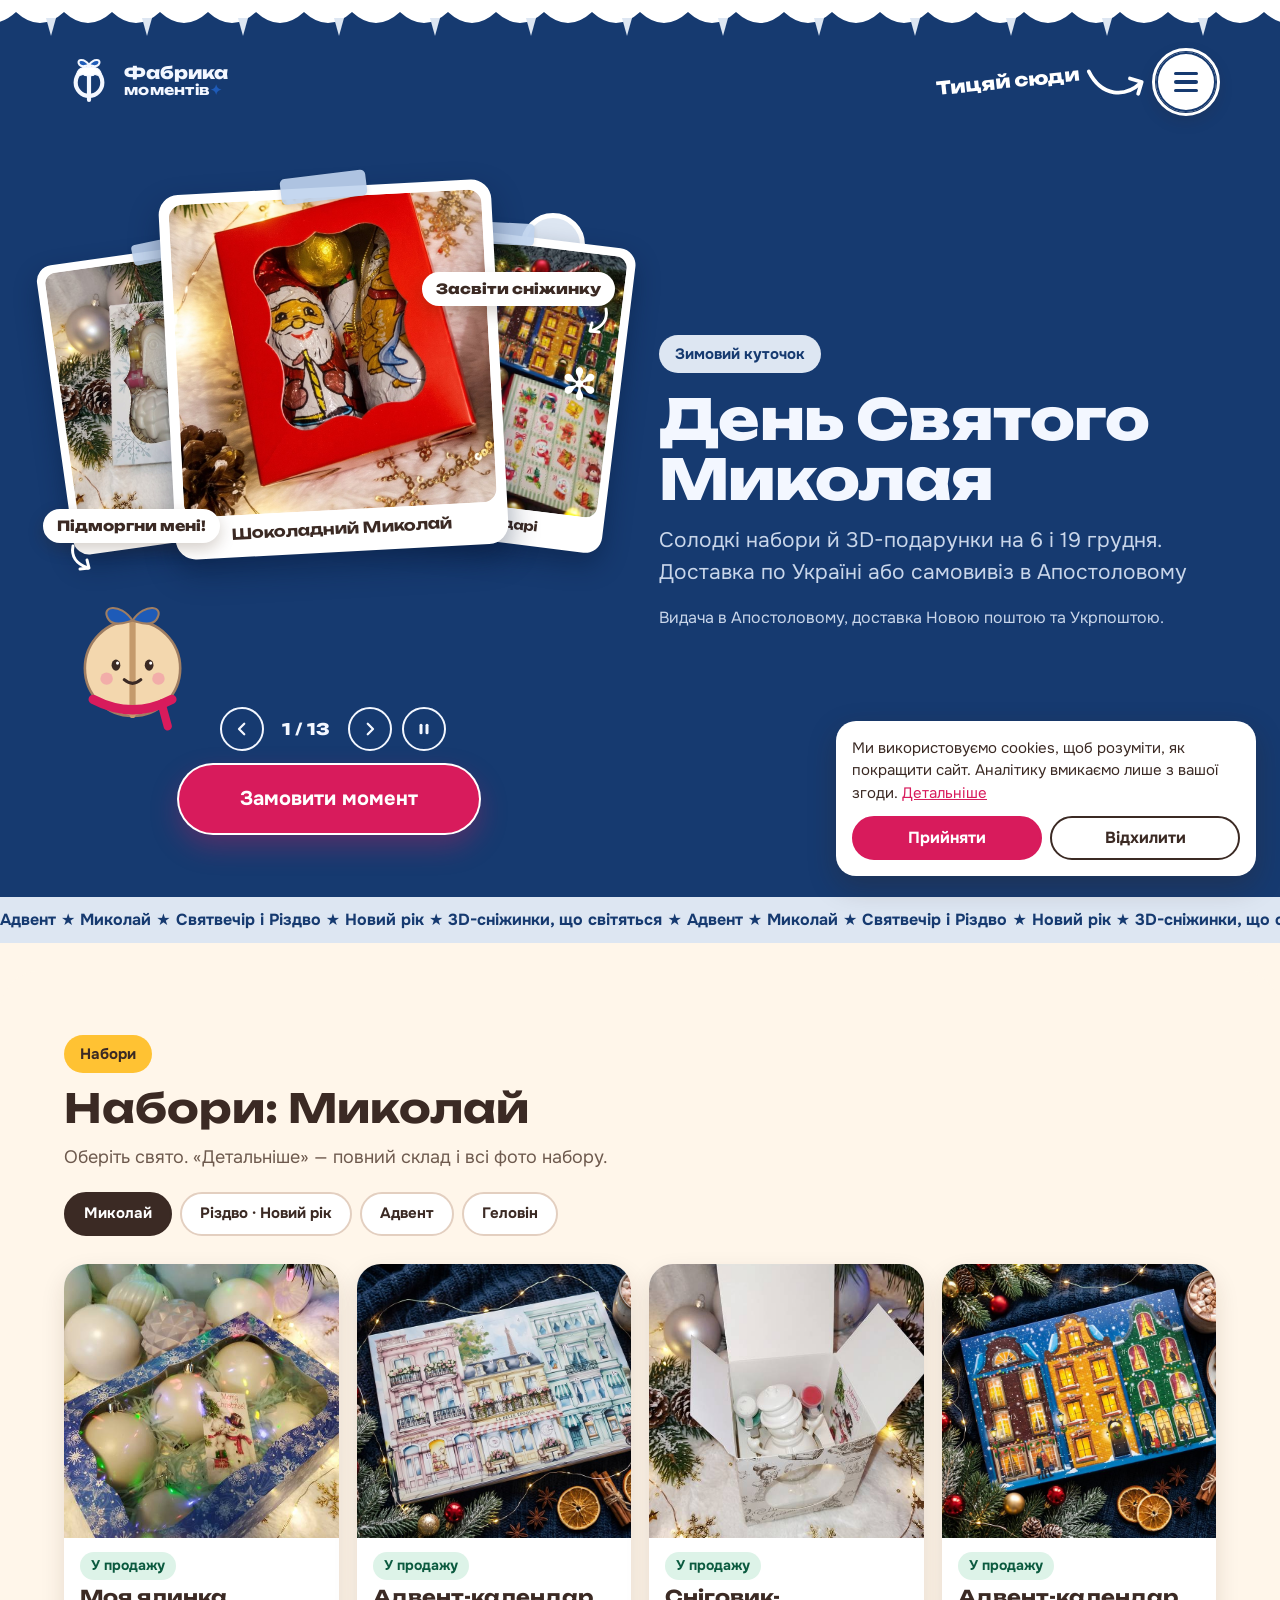
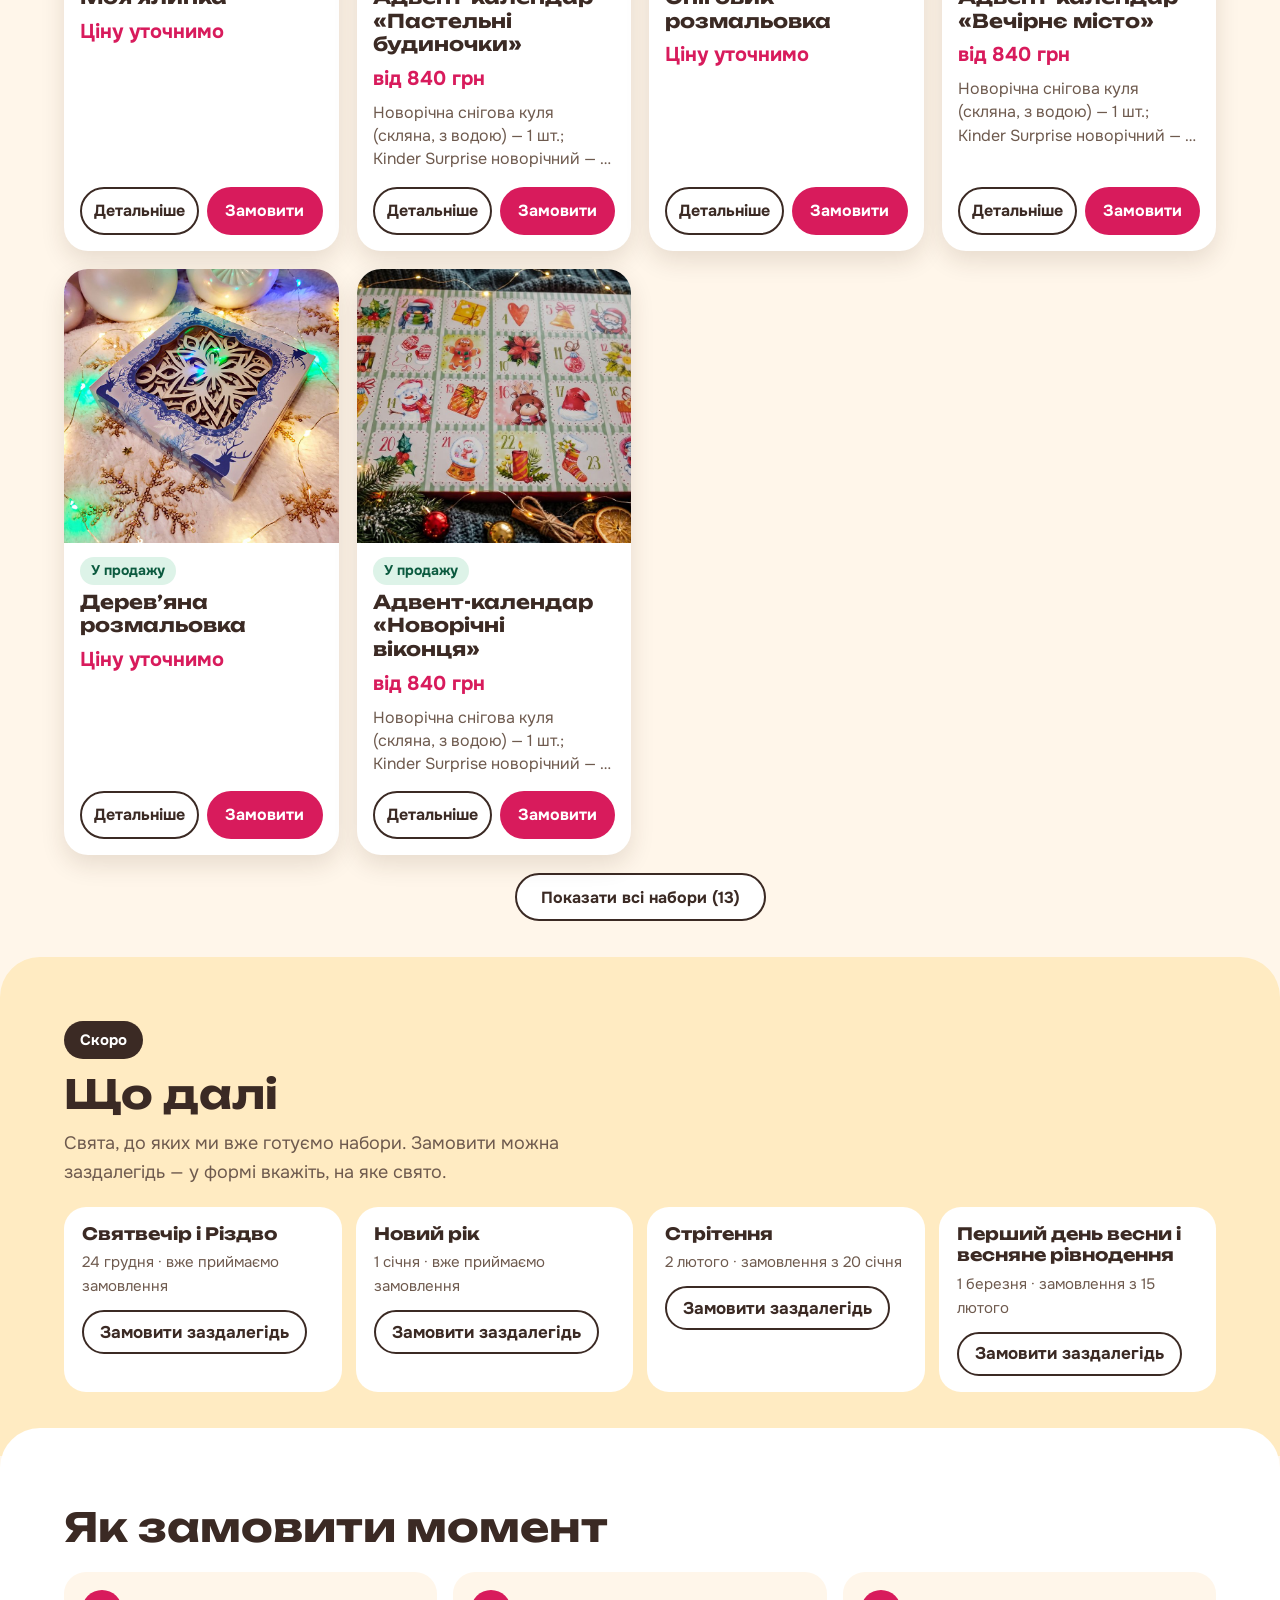
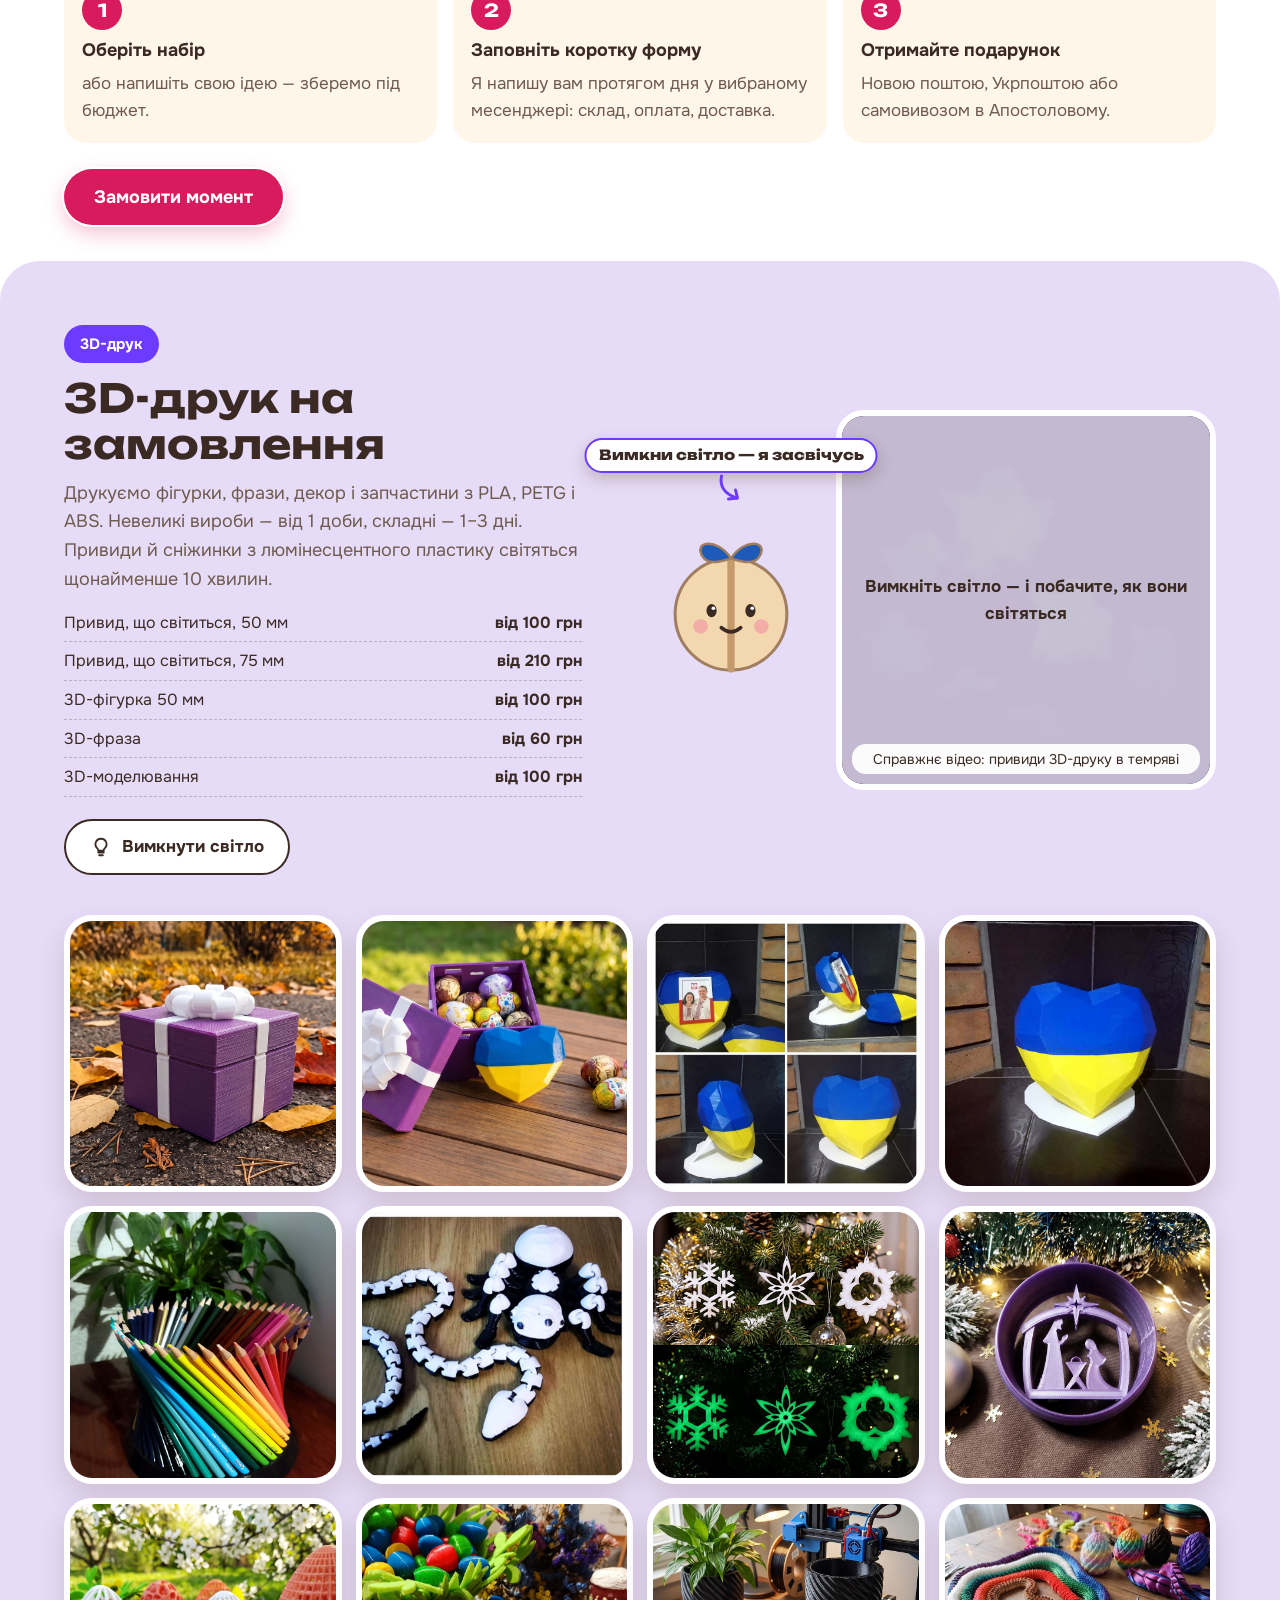
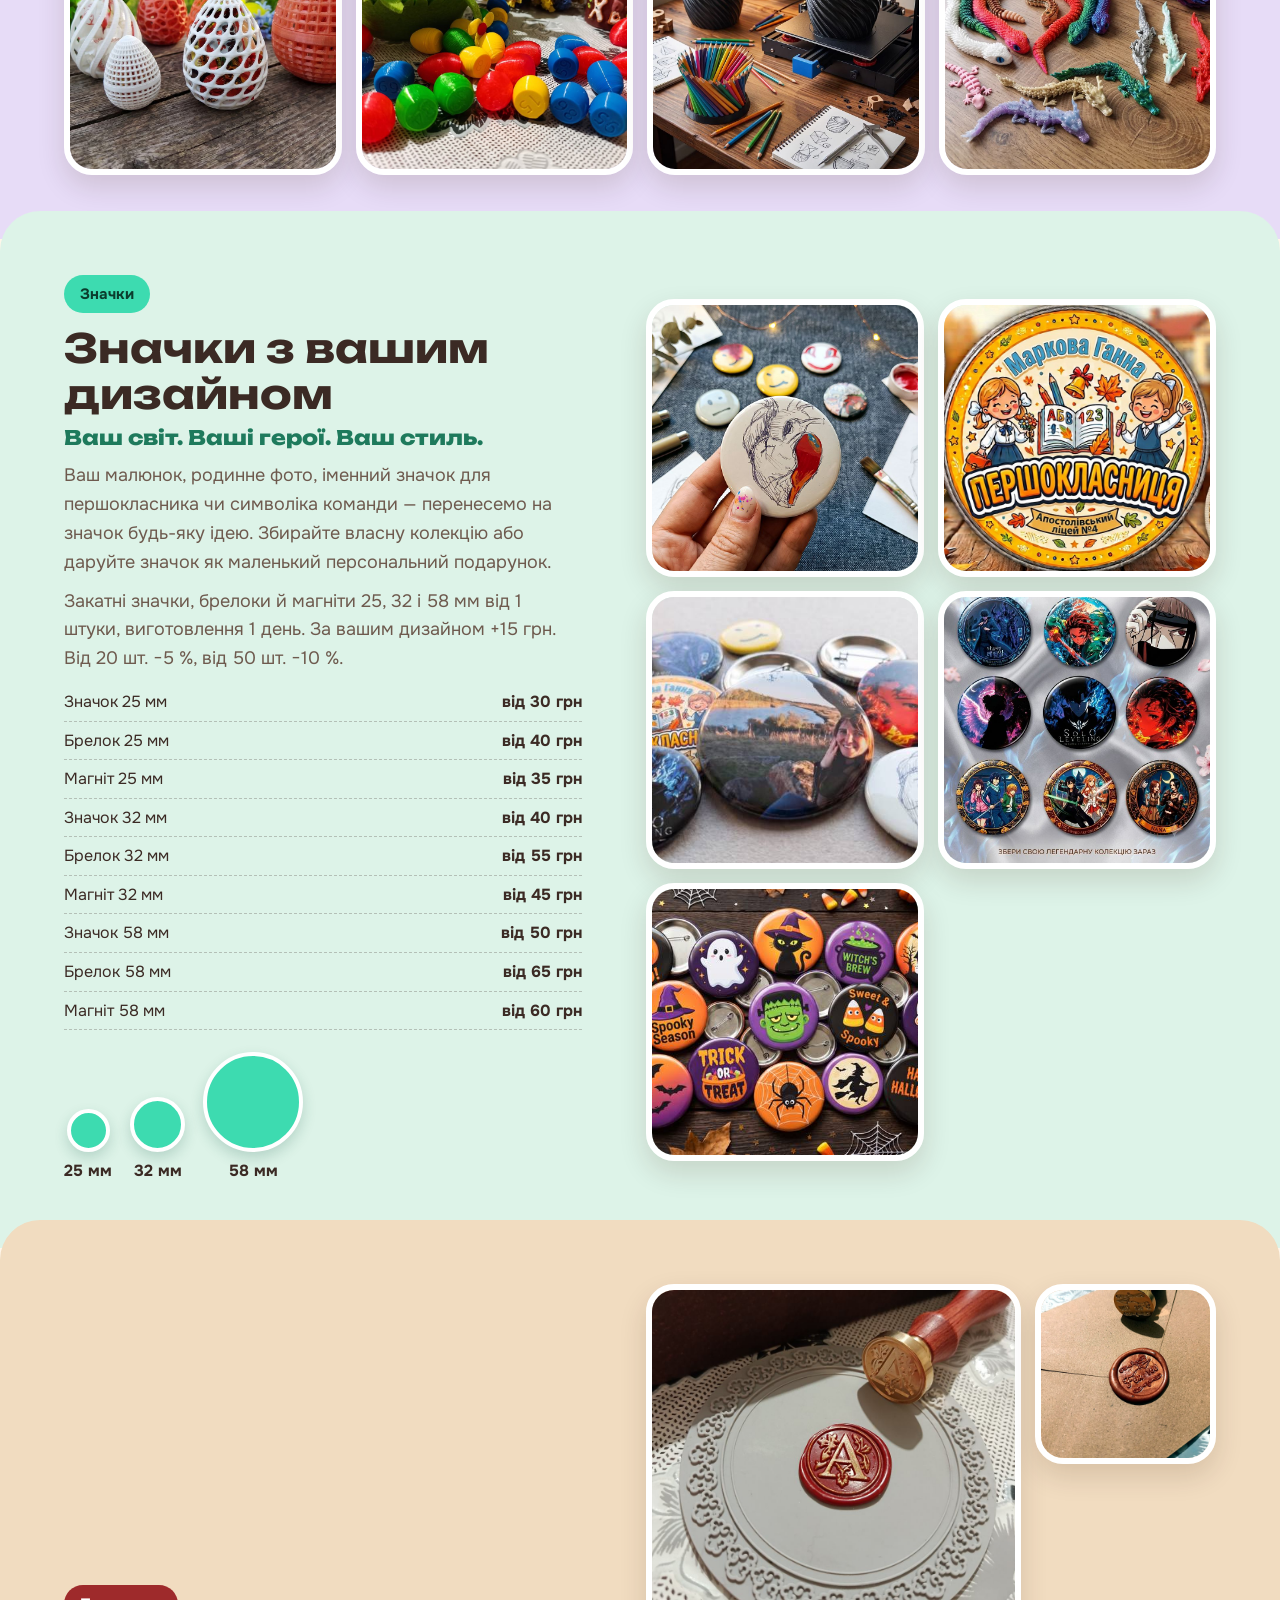
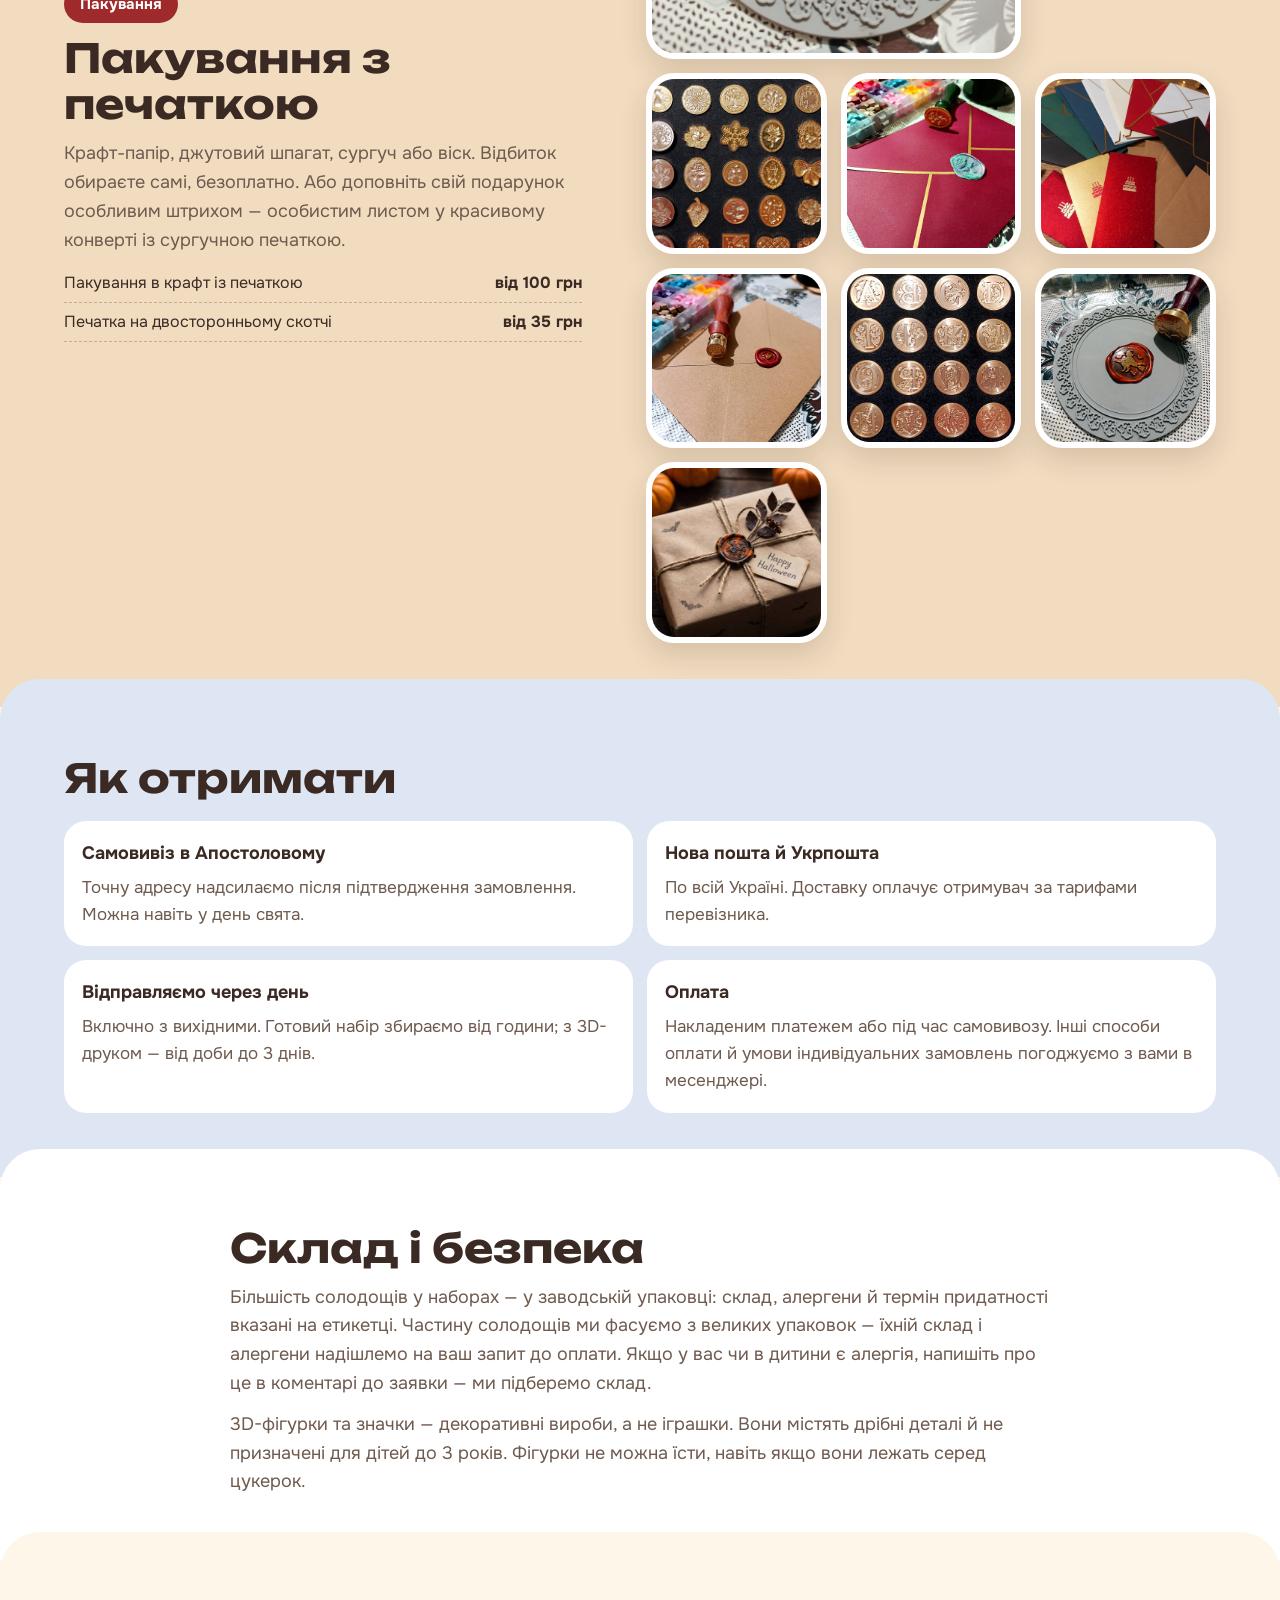
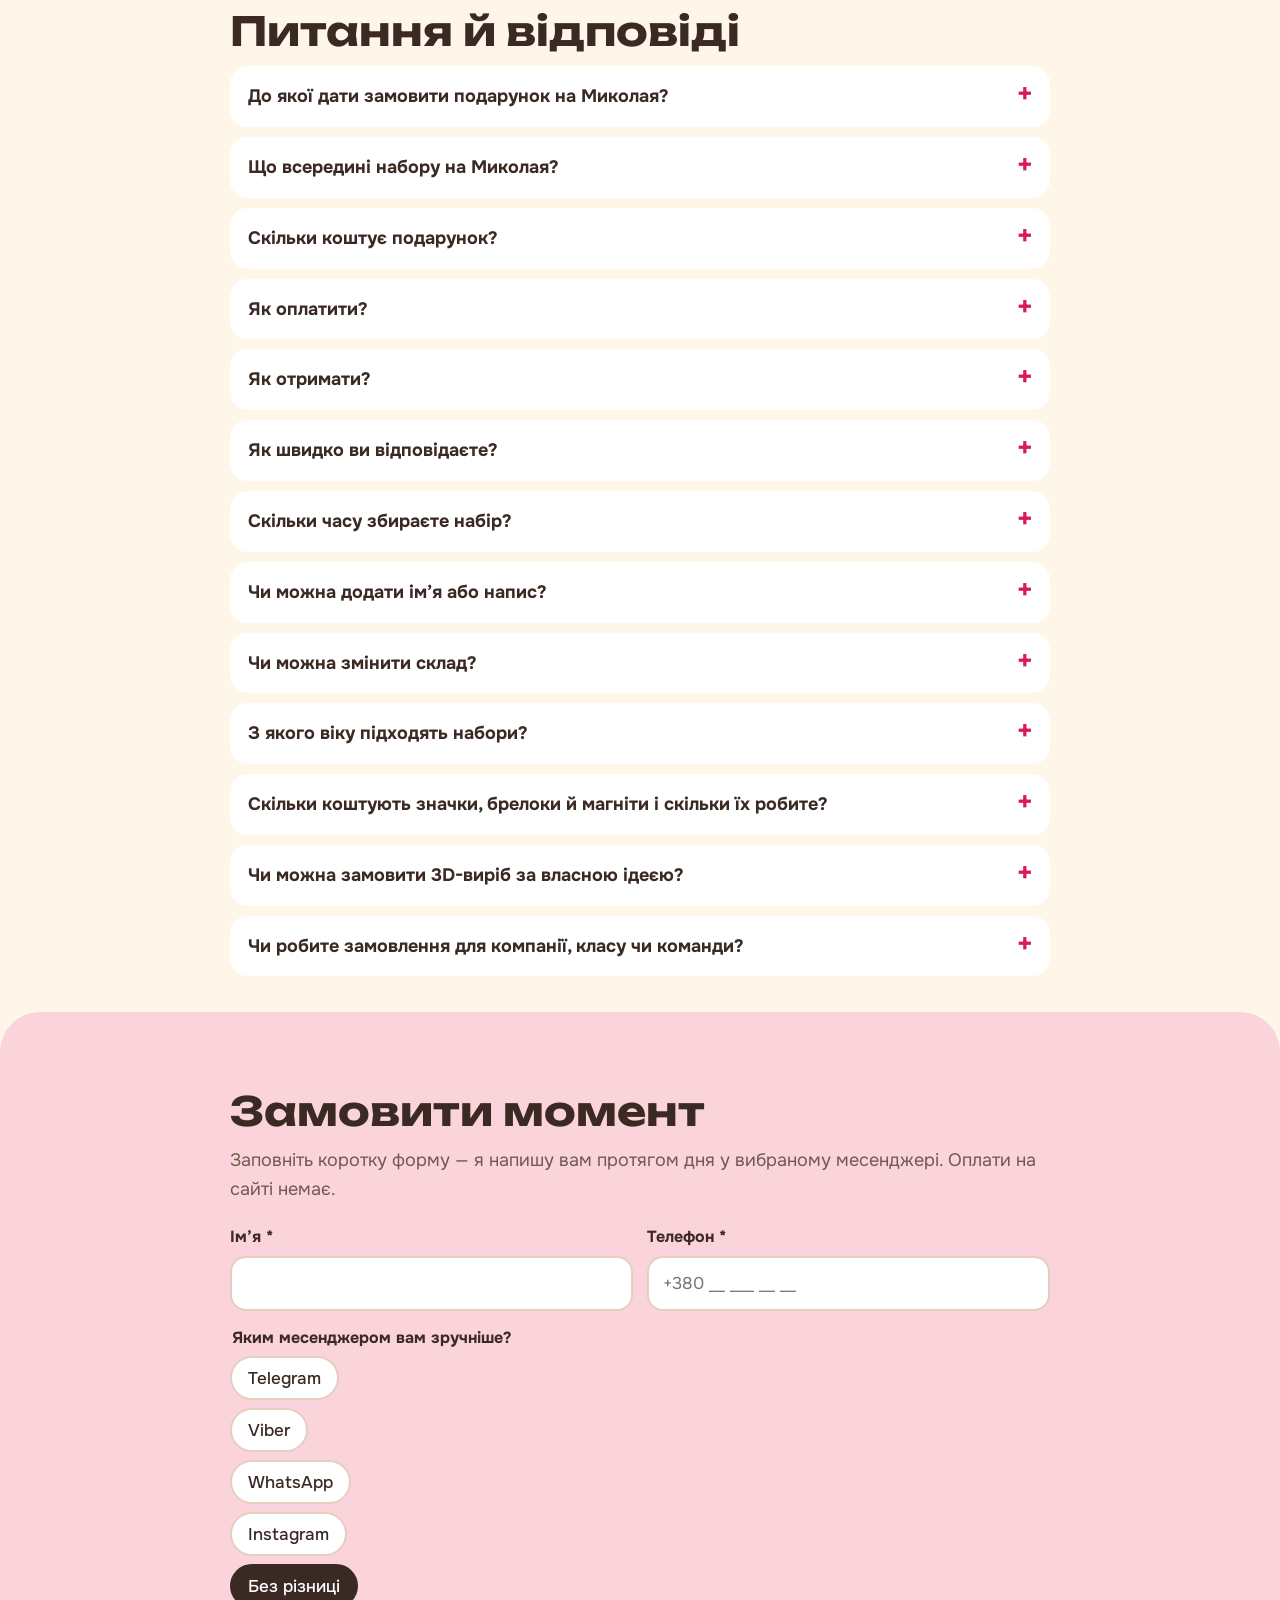
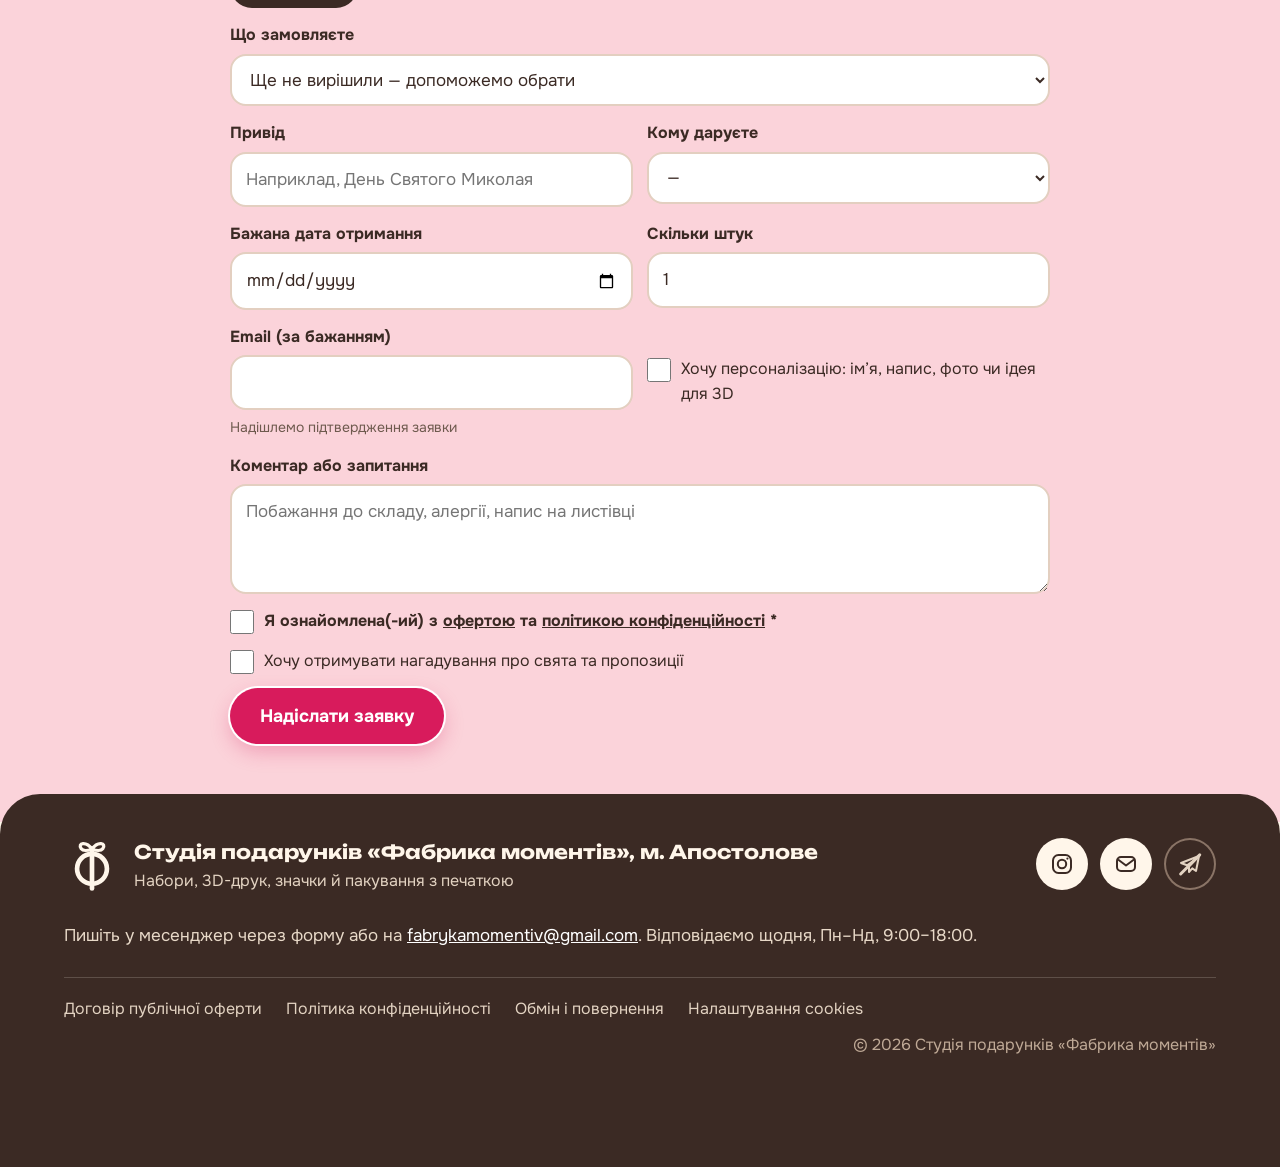
<file: index.html>
<!DOCTYPE html>
<html lang="uk" data-theme="brand">
<head>
<meta charset="utf-8">
<meta name="viewport" content="width=device-width, initial-scale=1, viewport-fit=cover">
<script>(function(){var h=document.documentElement;h.className+=" fm-wait";try{var t=JSON.parse(localStorage.getItem("fm_theme")||"null"),d=new Intl.DateTimeFormat("en-CA",{timeZone:"Europe/Kyiv"}).format(new Date());if(t&&t.id&&t.day===d&&!/[?&]theme=/.test(location.search))h.setAttribute("data-theme",t.id)}catch(e){}})()</script>
<!-- До запуску: noindex. Прибрати цей рядок на кроці 4.5 пам'ятки-інструкції -->
<meta name="robots" content="noindex">
<title>Фабрика моментів — подарункові набори й 3D-друк, Апостолове</title>
<meta name="description" content="Студія подарунків «Фабрика моментів», м. Апостолове: крафтові набори до свят, 3D-фігурки, що світяться в темряві, значки з вашим дизайном і пакування з печаткою. Доставка Новою поштою та Укрпоштою.">
<link rel="canonical" href="https://fabrykamomentiv.online/">
<meta property="og:type" content="website"><meta property="og:locale" content="uk_UA"><meta property="og:site_name" content="Фабрика моментів">
<meta property="og:title" content="Фабрика моментів — формуємо емоції, бережемо миті">
<meta property="og:description" content="Крафтові набори до свят і 3D-фігурки, що світяться в темряві. Доставка по Україні.">
<meta property="og:url" content="https://fabrykamomentiv.online/"><meta property="og:image" content="https://fabrykamomentiv.online/img/og-2026-11.jpg">
<meta property="og:image:type" content="image/jpeg"><meta property="og:image:width" content="1200"><meta property="og:image:height" content="630">
<meta property="og:image:alt" content="Фабрика моментів — подарункові набори до свят і 3D-друк для ваших моментів. Доставка по Україні.">
<meta name="twitter:card" content="summary_large_image">
<meta name="theme-color" content="#FFF6EA">
<link rel="icon" href="img/favicon.svg" type="image/svg+xml">
<script type="application/ld+json">{"@context": "https://schema.org", "@graph": [{"@type": "Store", "@id": "https://fabrykamomentiv.online/#studio", "name": "Фабрика моментів", "alternateName": "Студія подарунків «Фабрика моментів»", "url": "https://fabrykamomentiv.online/", "email": "fabrykamomentiv@gmail.com", "image": "https://fabrykamomentiv.online/img/og-2026-11.jpg", "description": "Студія подарунків «Фабрика моментів», м. Апостолове: крафтові набори до свят, 3D-фігурки, що світяться в темряві, значки з вашим дизайном і пакування з печаткою. Доставка Новою поштою та Укрпоштою.", "foundingDate": "2023", "address": {"@type": "PostalAddress", "addressLocality": "Апостолове", "addressRegion": "Дніпропетровська область", "addressCountry": "UA"}, "areaServed": "UA", "openingHours": "Mo-Su 09:00-18:00", "sameAs": ["https://www.instagram.com/fabrykamomentiv/"]}, {"@type": "FAQPage", "mainEntity": [{"@type": "Question", "name": "Скільки коштує подарунок?", "acceptedAnswer": {"@type": "Answer", "text": "Є набори до 100, до 200 і до 300 грн. Ціну «від» вказано на кожній картці. Остаточну суму ми погоджуємо з вами в месенджері до оплати, і після погодження вона не змінюється."}}, {"@type": "Question", "name": "Як оплатити?", "acceptedAnswer": {"@type": "Answer", "text": "Накладеним платежем або під час самовивозу. Інші способи оплати й умови індивідуальних замовлень погоджуємо з вами в месенджері."}}, {"@type": "Question", "name": "Як отримати?", "acceptedAnswer": {"@type": "Answer", "text": "Новою поштою або Укрпоштою по всій Україні, доставку оплачує отримувач за тарифами перевізника. Або самовивіз в Апостоловому: адресу надсилаємо після підтвердження замовлення."}}, {"@type": "Question", "name": "Як швидко ви відповідаєте?", "acceptedAnswer": {"@type": "Answer", "text": "Заявки обробляємо щодня, з понеділка по неділю, з 9:00 до 18:00. Ми пишемо вам протягом дня в месенджері, який ви обрали у формі."}}, {"@type": "Question", "name": "Скільки часу збираєте набір?", "acceptedAnswer": {"@type": "Answer", "text": "Готовий набір збираємо від години до кількох годин. Якщо в замовленні є 3D-друк, — від доби до 3 днів (за умови, що не буде відключень світла). Відправляємо через день, включно з вихідними."}}, {"@type": "Question", "name": "Чи можна додати ім’я або напис?", "acceptedAnswer": {"@type": "Answer", "text": "Так. Текст на листівці — безоплатно. Ініціал на сургучній печатці (поки лише латинські літери) і 3D-напис чи фігурка — за доплату; персоналізація додає 1–2 години до строку."}}, {"@type": "Question", "name": "Чи можна змінити склад?", "acceptedAnswer": {"@type": "Answer", "text": "Так: солодощі можна замінити в межах коробки. Якщо є алергія, напишіть про це в коментарі до заявки."}}, {"@type": "Question", "name": "З якого віку підходять набори?", "acceptedAnswer": {"@type": "Answer", "text": "Набори зі значками та 3D-фігурками не підходять дітям до 3 років через дрібні деталі."}}]}]}</script>
<script src="/assets/site.js?v=20261118" defer></script>
<link rel="preconnect" href="https://fonts.googleapis.com"><link rel="preconnect" href="https://fonts.gstatic.com" crossorigin>
<link href="https://fonts.googleapis.com/css2?family=Onest:wght@400;500;700&family=Unbounded:wght@700;800&display=swap" rel="stylesheet">
<style>
:root{
 --fm-bg:#FFF6EA;--fm-surface:#FFFFFF;--fm-text:#3B2A24;--fm-muted:#6E5A4E;--fm-accent:#D81B5C;--fm-accent-ink:#FFFFFF;--fm-border:#8A6A55;
 --fm-font-head:"Unbounded","Arial Black",Arial,sans-serif;--fm-font-body:"Onest",system-ui,-apple-system,"Segoe UI",Roboto,Arial,sans-serif;--fm-radius:20px;
 --hb:#FFF6EA;--ht:#3B2A24;--hm:#6E5A4E;--d1:#FFC233;--d2:#9E2A2B;--d3:#3DDBB0;--tint:#E7DCF7;--tape:#FBD3DA;--tapet:#3B2A24;
 --bow:#D81B5C;--bow2:#D81B5C;--ring:transparent;--bg-burger:#FFFFFF;--burger:#3B2A24;--ptr:#D81B5C;
 --m-bg:#FFF6EA;--m-text:#3B2A24;--m-card:#FFFFFF;
 --violet:#6C3BFF;--glow:#C6FF00;--night:#0d0420;--acid:#c6ff00;--pink:#ff2e93;--pumpkin:#ff8a00;--cream:#fff4e0;--mute:#e3d6f3;--ink:#0d0420;--hnight:#12062a;
 box-sizing:border-box}
[data-theme=zyma]{--hb:#163A70;--ht:#F3F7FF;--hm:#C9D6EA;--d1:#DDE6F2;--d2:#FFFFFF;--d3:#D81B5C;--tint:#DDE6F2;--tape:#DDE6F2;--tapet:#163A70;--bow:#1E5BB8;--bow2:#1E5BB8;--ring:#FFFFFF;--bg-burger:#FFFFFF;--burger:#163A70;--ptr:#FFFFFF;--m-bg:#163A70;--m-text:#F3F7FF;--m-card:#1F4985}
[data-theme=vesna-velykden]{--hb:#EAF5D9;--d1:#FFC233;--d2:#D81B5C;--d3:#3DDBB0;--tint:#FFFFFF;--tape:#FFEBC2;--bow:#7CC85A;--bow2:#7CC85A;--burger:#3B6E2A;--ptr:#3B6E2A;--m-bg:#EAF5D9}
[data-theme=lito]{--hb:#FFF1C7;--d1:#FFC233;--d2:#2FB5B0;--d3:#F08AA6;--tint:#D7F1EE;--tape:#D7F1EE;--bow:#2FB5B0;--bow2:#2FB5B0;--burger:#1F7C78;--ptr:#1F7C78;--m-bg:#FFF1C7}
[data-theme=osin]{--hb:#F7E2CB;--d1:#C8642E;--d2:#E59A2F;--d3:#9E2A2B;--tint:#FBEBD7;--tape:#FBEBD7;--bow:#C8642E;--bow2:#C8642E;--burger:#8A3E17;--ptr:#A5481C;--m-bg:#F7E2CB}
[data-theme=kokhannia]{--hb:#FDE4DE;--d1:#E0483A;--d2:#3B2A24;--d3:#F5B0A4;--tint:#FFFFFF;--tape:#FFFFFF;--bow:#E0483A;--bow2:#E0483A;--burger:#B8352A;--ptr:#B8352A;--m-bg:#FDE4DE}
[data-theme=ukraina]{--hb:#E8F0FB;--d1:#1E5BB8;--d2:#FFC233;--d3:#1E5BB8;--tint:#FFFFFF;--tape:#FFFFFF;--bow:#1E5BB8;--bow2:#FFC233;--burger:#1E5BB8;--ptr:#1E5BB8;--m-bg:#E8F0FB}
[data-theme=rodyna]{--hb:#FFE3CC;--d1:#D81B5C;--d2:#FFC233;--d3:#3DDBB0;--tint:#FFFFFF;--tape:#FFFFFF;--bow:#D81B5C;--bow2:#D81B5C;--burger:#3B2A24;--ptr:#D81B5C;--m-bg:#FFE3CC}
[data-theme=halloween]{--hb:#12062a;--ht:#fff4e0;--hm:#e3d6f3;--tape:#c6ff00;--tapet:#0d0420;--m-bg:#0d0420;--m-text:#fff4e0;--m-card:#1f0f42}
*,*::before,*::after{box-sizing:border-box;margin:0}
html{background:var(--fm-bg);scroll-behavior:smooth}
body{background:var(--fm-bg);color:var(--fm-text);font:400 17px/1.6 var(--fm-font-body);-webkit-font-smoothing:antialiased}
a{color:inherit}button{font:inherit;color:inherit}
:focus-visible{outline:3px solid currentColor;outline-offset:3px;border-radius:12px}
img,video{display:block;max-width:100%}


.top{position:relative;background:var(--hb);color:var(--ht);transition:background .4s,color .4s;overflow:hidden}
.deco{position:absolute;left:0;right:0;top:0;height:40px;z-index:6;pointer-events:none}
.deco svg{width:100%;height:100%;display:block}
.hd{position:relative;z-index:30;display:flex;align-items:center;justify-content:space-between;gap:12px;padding:52px clamp(16px,5vw,64px) 0}
.logo{display:flex;align-items:center;gap:10px;text-decoration:none;color:var(--ht)}
.logo svg{width:50px;height:50px;flex:0 0 auto}
.logo b{display:block;font:800 17px/1 var(--fm-font-head)}
.logo span{display:block;font:700 14px/1.35 var(--fm-font-head);letter-spacing:.02em}
.logo em{font-style:normal;color:var(--bow)}
.right{display:flex;align-items:center;gap:6px}
.ptr{display:flex;align-items:center;gap:4px;color:var(--ptr);pointer-events:none;animation:bob 1.1s ease-in-out infinite alternate;transition:opacity .4s}
.ptr span{font:800 18px/1.1 var(--fm-font-head);transform:rotate(-6deg);text-align:right;max-width:200px}
.ptr svg{width:66px;height:40px}
.ptr.gone{opacity:0}
@keyframes bob{to{transform:translateX(8px)}}
.burger{position:relative;width:60px;height:60px;border-radius:50%;border:0;background:var(--bg-burger);cursor:pointer;display:grid;place-content:center;gap:5px;box-shadow:0 6px 18px rgba(60,30,10,.18),0 0 0 2px var(--burger) inset;flex:0 0 auto}
.burger i{display:block;width:24px;height:3.5px;border-radius:3px;background:var(--burger)}
@keyframes ring{from{transform:scale(1);opacity:.8}to{transform:scale(1.45);opacity:0}}
.burger::after{content:"";position:absolute;inset:-4px;border-radius:inherit;border:3px solid var(--ptr);animation:ring 1.6s ease-out infinite;pointer-events:none}
.burger.calm::after{display:none}
[data-theme=halloween] .burger::after{border-color:var(--acid)}
[data-theme=halloween] .burger{background:var(--acid);border-radius:16px;box-shadow:4px 4px 0 var(--pink),0 0 0 3px var(--ink) inset}
[data-theme=halloween] .burger i{background:var(--ink);height:4px}
[data-theme=halloween] .logo{padding:8px 12px 8px 8px;background:var(--cream);color:var(--ink);border:3px solid var(--ink);border-radius:16px;box-shadow:4px 4px 0 var(--pink);transform:rotate(-2deg)}
[data-theme=halloween] .logo svg{width:40px;height:40px}
[data-theme=halloween] .ptr{color:var(--acid)}

.hero-in{display:grid;grid-template-columns:minmax(0,1fr) minmax(0,1.05fr);gap:clamp(24px,5vw,72px);align-items:center;padding:clamp(20px,4vw,48px) clamp(16px,5vw,64px) clamp(36px,5vw,64px);max-width:1280px;margin:0 auto;position:relative;z-index:2}
.kicker{display:inline-block;padding:7px 16px;border-radius:999px;background:var(--tape);color:var(--tapet);font-size:15px;font-weight:700}
.hero-in h1{font:800 clamp(30px,4.6vw,56px)/1.08 var(--fm-font-head);margin:16px 0 14px;letter-spacing:-.01em;text-wrap:balance}
.lead{font-size:clamp(18px,1.7vw,21px);line-height:1.55;color:var(--hm);max-width:44ch}
.need{display:inline-block;border:2px dashed var(--hm);border-radius:12px;padding:6px 12px;font-size:16px}
.btn{display:inline-flex;align-items:center;justify-content:center;min-height:56px;padding:0 30px;border-radius:999px;border:0;background:var(--fm-accent);color:#fff;font:700 18px/1 var(--fm-font-body);text-decoration:none;cursor:pointer;box-shadow:0 0 0 2px var(--ring),0 8px 20px rgba(216,27,92,.28);transition:transform .15s}
.btn:hover{transform:translateY(-2px)}
.acts{margin-top:30px}.acts .btn{min-height:68px;min-width:300px;padding:0 44px;font-size:20px;box-shadow:0 0 0 2px var(--ring),0 12px 28px rgba(216,27,92,.34)}
.micro{margin-top:16px;font-size:16px;color:var(--hm)}
.hint{margin-top:6px;font-size:15px;color:var(--hm);min-height:22px}

.vis{display:flex;flex-direction:column;align-items:center;min-width:0}
.stage{position:relative;width:min(100%,560px,calc((100svh - 330px)*.8 + 104px));padding:0 48px 0 56px}
.vis .acts{margin-top:14px;display:flex;justify-content:center;width:100%}
.abox{position:relative}
.arch{position:relative;aspect-ratio:4/5;border-radius:999px 999px 28px 28px;background:var(--tint);border:8px solid #fff;box-shadow:0 18px 40px rgba(90,50,20,.18);overflow:hidden;display:grid;place-items:center}
.sl{position:absolute;inset:0;opacity:0;transition:opacity .7s}
.sl.on{opacity:1}
.sl img,.sl video{width:100%;height:100%;object-fit:cover}
.arch .ph0{width:52%;color:var(--hm);opacity:.9}.arch .ph0 svg{width:100%;height:auto;display:block}
.arch .need0{position:absolute;left:30%;right:8%;bottom:14px;text-align:center;font-size:14px;line-height:1.3;color:var(--fm-muted);border:2px dashed #cbb8a6;border-radius:14px;padding:6px 8px;background:rgba(255,255,255,.75)}
.ctl.off{visibility:hidden}
.ctl{display:flex;align-items:center;justify-content:center;gap:10px;margin:14px 0 0;min-height:44px}
.ctl button{width:44px;height:44px;border-radius:50%;border:2px solid var(--ht);background:transparent;color:var(--ht);cursor:pointer;display:grid;place-items:center;flex:0 0 auto}
.ctl svg{width:18px;height:18px}
.cnt{min-width:64px;text-align:center;font:800 16px/1 var(--fm-font-head);color:var(--ht)}
.dots{display:flex;gap:6px;flex-wrap:nowrap;justify-content:center}
.dots i{width:9px;height:9px;border-radius:50%;background:var(--ht);opacity:.3}.dots i.on{opacity:1}
.aicap{position:absolute;z-index:5;right:16px;left:24%;bottom:14px;margin:0;text-align:right;font-size:14px;line-height:1.35;color:#3B2A24;background:rgba(255,255,255,.93);border-radius:14px;padding:6px 10px;box-shadow:0 4px 12px rgba(60,30,10,.15)}.aicap:empty{display:none}.aicap b{color:#3B2A24;font-weight:700}.aicap small{font-size:13.5px;opacity:.85}
.dot{position:absolute;border-radius:50%;pointer-events:none}
.d1{width:15%;aspect-ratio:1;right:-9%;top:10%;background:var(--d1);border:5px solid #fff}
.d2{width:10%;aspect-ratio:1;left:-8%;top:30%;background:var(--d2)}
.d3{width:6%;aspect-ratio:1;right:-5%;top:58%;background:var(--d3)}
.mkb{position:absolute;left:-14%;bottom:-7%;width:34%;padding:0;border:0;background:none;cursor:pointer;border-radius:50%;z-index:4}
.mkb svg,.big svg{width:100%;height:auto;display:block;overflow:visible}
.tip-b{position:absolute;z-index:6;display:flex;align-items:flex-end;gap:0;pointer-events:none;transition:opacity .4s;animation:tb 1.2s ease-in-out infinite alternate}
.tip-b b{background:#fff;color:#3B2A24;font:800 14px/1.15 var(--fm-font-head);padding:7px 12px;border-radius:999px;box-shadow:0 6px 16px rgba(60,30,10,.22);white-space:nowrap;border:2px solid var(--ptr)}
.tip-b svg{width:30px;height:30px;color:var(--ptr);flex:0 0 auto;overflow:visible}
.tip-b.done{opacity:0;animation:none}
@keyframes tb{to{transform:translateY(-5px)}}
.t-mk{left:-18%;bottom:22.5%;flex-direction:column;align-items:flex-start}
.t-mk svg{margin-left:14%}
.t-flake{right:-16%;top:21%;flex-direction:column;align-items:flex-end}
.t-flake svg{transform:scaleX(-1);margin-right:4px}
.t-egg{left:3%;top:10%;flex-direction:row-reverse;align-items:center}
.t-egg svg{transform:rotate(90deg)}
.say{position:absolute;left:-16%;bottom:27%;z-index:7;max-width:70%;background:#fff;color:#3B2A24;font:700 16px/1.3 var(--fm-font-body);padding:10px 14px;border-radius:18px 18px 18px 4px;box-shadow:0 8px 20px rgba(60,30,10,.22);border:2px solid var(--d1);animation:pop .35s cubic-bezier(.3,1.6,.5,1)}
@keyframes pop{from{transform:scale(.6);opacity:0}}
.t-spider{right:62px;top:auto;bottom:12px;flex-direction:row;align-items:center;--ptr:#c6ff00}
.t-spider b{background:#0d0420;color:#c6ff00;border-color:#c6ff00}
.t-spider svg{transform:rotate(-90deg)}
.t-ghost{left:calc(max(16px,2.5%) + 92px);top:23%;flex-direction:row-reverse;align-items:center;--ptr:#c6ff00;display:none}
.t-ghost b{background:#0d0420;color:#c6ff00;border-color:#c6ff00}
.t-ghost svg{transform:rotate(90deg)}
@media(min-width:1300px){.t-ghost{display:flex}}
.t-lab{left:50%;bottom:calc(100% + 2px);transform:translateX(-50%);flex-direction:column;align-items:center;animation:none;--ptr:#6C3BFF}
.lab.dark .t-lab{--ptr:#c6ff00}
.labmk{position:relative}
.kid{position:absolute;left:12%;bottom:-5%;width:20%;z-index:3;transition:transform .5s cubic-bezier(.3,1.6,.5,1);pointer-events:none}
.kid.peek{transform:translateY(-26px) rotate(-8deg)}
.eye{transform-box:fill-box;transform-origin:center;transition:transform .12s}
.wink .eye-r{transform:scaleY(.12)}
.fx{position:absolute;border:0;background:none;padding:0;cursor:pointer;z-index:4;border-radius:50%}
.flake{right:-12%;top:38%;font-size:44px;line-height:1;color:#fff;transition:color .4s,text-shadow .4s}
.flake.on{color:var(--glow);text-shadow:0 0 14px var(--glow),0 0 32px rgba(198,255,0,.7)}
.egg{left:-13%;top:6%;width:13%;aspect-ratio:52/66;height:auto}.egg svg{width:100%;height:100%}
.egg.wob{animation:wob .5s}@keyframes wob{25%{transform:rotate(-12deg)}75%{transform:rotate(12deg)}}
.pt{position:absolute;pointer-events:none;z-index:9;animation:fly var(--t,1.4s) ease-out forwards}
@keyframes fly{to{transform:translate(var(--dx),var(--dy)) rotate(var(--r,360deg));opacity:0}}
.snow{position:absolute;inset:0;pointer-events:none;z-index:1;overflow:hidden}
.snow i{position:absolute;top:-10px;width:var(--s);height:var(--s);border-radius:50%;background:#fff;opacity:.75;animation:sn var(--t) linear infinite;animation-delay:var(--d)}
@keyframes sn{to{transform:translate(var(--x),110vh)}}

/* Halloween */
.hwz{display:none;position:relative}
[data-theme=halloween] .hero-in{display:none}[data-theme=halloween] .hwz{display:block}
.hwz .bg,.hwz .shade,.hwz .warm,.hwz .dts{position:absolute;inset:-200px 0 0 0;pointer-events:none}
.top .hwbg{display:none;position:absolute;inset:0;z-index:0}
[data-theme=halloween] .top .hwbg{display:block}
.hwbg img{width:100%;height:100%;object-fit:cover;object-position:50% 62%;filter:saturate(1.4) contrast(1.08)}
.hwbg .shade{position:absolute;inset:0;background:radial-gradient(circle var(--r,280px) at var(--x,62%) var(--y,46%),rgba(18,6,42,0) 0,rgba(18,6,42,.45) 55%,rgba(18,6,42,.92) 100%)}
.hwbg .warm{position:absolute;inset:0;background:radial-gradient(60% 40% at 50% 100%,rgba(255,46,147,.4),transparent);animation:flick 3.2s ease-in-out infinite alternate}
@keyframes flick{from{opacity:.5}to{opacity:1}}
.hwbg .dts{position:absolute;inset:0;background-image:radial-gradient(rgba(198,255,0,.55) 1.2px,transparent 1.7px);background-size:10px 10px;opacity:.2;mix-blend-mode:screen}
.drip{position:absolute;top:30px;width:10px;height:14px;border-radius:50% 50% 50% 50%/60% 60% 40% 40%;background:var(--acid);border:2px solid var(--ink);z-index:7;opacity:0;animation:drip 3.8s ease-in infinite;display:none}
[data-theme=halloween] .drip{display:block}
@keyframes drip{0%{transform:translateY(0);opacity:0}15%{opacity:1}100%{transform:translateY(160px);opacity:0}}
.sw{position:absolute;top:0;left:73%;z-index:7;display:none;flex-direction:column;align-items:center;transform-origin:top;animation:sway 4s ease-in-out infinite alternate;transition:transform .5s cubic-bezier(.3,1.6,.5,1)}
[data-theme=halloween] .sw{display:flex}
@keyframes sway{from{transform:translateY(0) rotate(-2deg)}to{transform:translateY(14px) rotate(2deg)}}
.sw.scared{animation:none;transform:translateY(-110px)}
.thread{width:3px;height:140px;background:var(--cream)}
.spider{width:64px;height:48px;margin-top:-4px;padding:0;border:0;background:none;cursor:pointer}
.gh{position:absolute;z-index:3;width:var(--w);fill:var(--cream);stroke:var(--ink);stroke-width:3;opacity:.92;filter:drop-shadow(0 0 10px rgba(255,244,224,.4));animation:fl 6s ease-in-out infinite alternate;transition:filter .4s,opacity .4s;pointer-events:none}
.gh.tap{animation:none;opacity:1;filter:drop-shadow(0 0 20px rgba(255,244,224,.95)) drop-shadow(0 0 46px rgba(198,255,0,.85));transform:scale(1.12);transition:transform .2s}
.dctl .gm{pointer-events:auto;cursor:pointer;-webkit-tap-highlight-color:transparent}
.gh.lit{opacity:1;filter:drop-shadow(0 0 20px rgba(255,244,224,.95)) drop-shadow(0 0 46px rgba(198,255,0,.75))}
@keyframes fl{from{transform:translateY(-10px) rotate(-3deg)}to{transform:translateY(12px) rotate(3deg)}}
.g1{left:max(16px,2.5%);top:20%;--w:84px}.g2{right:max(20px,3%);top:6%;--w:58px;animation-delay:-2s}.g3{right:max(16px,2.5%);top:34%;--w:100px;animation-delay:-4s}
.pwrap{position:relative;width:100%;max-width:1060px;justify-self:center}
.pwrap .panel{position:relative;z-index:2;max-width:none}
.dctl .gm{display:none}
.eyes{position:absolute;z-index:3;display:flex;gap:6px;pointer-events:none}
.eyes .ey{width:40px;height:40px;border-radius:50%;background:#fff;display:grid;place-items:center;border:3px solid var(--ink);animation:blink 5s infinite}
.pupil{width:19px;height:19px;border-radius:50%;background:var(--ink);box-shadow:inset 0 0 0 4px var(--c,var(--acid))}
@keyframes blink{0%,92%,100%{transform:scaleY(1)}95%{transform:scaleY(.08)}}
.e1{left:auto;right:14%;top:-30px;z-index:1;--c:var(--pink)}.e2{left:max(18px,3%);top:44%}
@media(max-width:1199px){.g3{display:none}}@media(max-width:1299px){.e2{display:none}}
.hw-in{position:relative;z-index:5;display:grid;grid-template-columns:1fr;gap:52px;justify-items:center;padding:0 clamp(18px,5vw,64px) 44px;max-width:1180px;margin:0 auto;--cw:clamp(160px,calc((100svh - 470px)*.62),240px)}
.panel{width:100%;max-width:1060px;padding:clamp(18px,2.4vw,28px) clamp(20px,3vw,36px)!important;display:grid;grid-template-columns:minmax(0,1.15fr) minmax(0,1fr);gap:8px 40px;align-items:center;background:var(--cream);color:var(--ink);border:4px solid var(--ink);border-radius:18px;box-shadow:8px 8px 0 var(--pink);padding:clamp(20px,3vw,34px);transform:rotate(-.8deg)}
.pill{display:inline-block;padding:6px 14px;border:3px solid var(--ink);background:var(--pumpkin);color:var(--ink);box-shadow:3px 3px 0 var(--ink);transform:rotate(-3deg);font-weight:700;font-size:15px;border-radius:10px}
.panel .h1x{font:800 clamp(26px,3.2vw,38px)/1.1 var(--fm-font-head);margin:14px 0 8px;text-shadow:3px 3px 0 var(--acid);animation:glitch 5s infinite}
@keyframes glitch{0%,92%,100%{text-shadow:3px 3px 0 var(--acid);transform:none}94%{text-shadow:-4px 0 0 var(--pink),4px 0 0 #00b8d4;transform:translateX(2px)}96%{text-shadow:4px 0 0 var(--pink),-4px 0 0 #00b8d4;transform:translateX(-2px)}}
.panel .lead2{font-size:18px;color:#2b1646;max-width:46ch}
.cdl{margin:0 0 8px;font-size:15px;font-weight:700}
.count{display:flex;gap:8px;perspective:400px}
.cell{min-width:56px;padding:8px 6px 6px;border-radius:10px;background:var(--ink);box-shadow:3px 3px 0 var(--pink);text-align:center}
.cell b{display:block;font:800 26px/1 var(--fm-font-head);color:var(--acid)}.cell span{font-size:13px;color:var(--mute)}
.flip{animation:flip .5s}@keyframes flip{from{transform:rotateX(90deg);opacity:0}to{transform:none;opacity:1}}
.hacts{display:flex;justify-content:center;margin-top:16px;position:relative;z-index:6}
.hbtn{position:relative;display:inline-flex;align-items:center;justify-content:center;min-height:68px;min-width:300px;padding:0 44px;margin-top:0;border:4px solid var(--ink);border-radius:18px;font:800 20px/1 var(--fm-font-head);text-decoration:none;cursor:pointer;color:var(--ink);background:var(--acid);box-shadow:6px 6px 0 var(--pink);animation:wiggle 3s infinite}
.hbtn::after{content:"";position:absolute;inset:-4px;border-radius:inherit;border:3px solid var(--pink);animation:ping 1.8s ease-out infinite;pointer-events:none}
@keyframes ping{from{transform:scale(1);opacity:.9}to{transform:scale(1.15,1.4);opacity:0}}
@keyframes wiggle{0%,86%,100%{transform:rotate(0)}89%{transform:rotate(-2.5deg)}92%{transform:rotate(2.5deg)}95%{transform:rotate(-1.5deg)}}
.panel .micro2{margin-top:16px;font-size:16px;color:#3a2457;font-weight:500}.panel .hint2{margin-top:4px;font-size:15px;color:#4a3566}
.deck-w{position:relative;width:100%;max-width:760px;margin-top:-40px}
.deck{position:relative;height:calc(var(--cw)*1.33 + 98px);touch-action:pan-y}
.pc{position:absolute;left:50%;top:10px;width:var(--cw);margin-left:calc(var(--cw)/-2);background:var(--cream);padding:8px 8px 0;border:3px solid var(--ink);border-radius:8px;box-shadow:7px 7px 0 var(--ink);transition:transform .5s cubic-bezier(.3,1.3,.5,1),opacity .4s;opacity:0;pointer-events:none}
.pc::before{content:"";position:absolute;top:-14px;left:50%;width:72px;height:24px;margin-left:-36px;background:rgba(198,255,0,.9);border:2px solid var(--ink);transform:rotate(-5deg);border-radius:4px}
.pc .ph{aspect-ratio:3/4;overflow:hidden;border-radius:4px;background:#2a1745}
.pc img,.pc video{width:100%;height:100%;object-fit:cover;filter:saturate(1.2)}
.pc figcaption{padding:8px 4px 10px;font-weight:700;font-size:16px;line-height:1.25;color:var(--ink)}
.pc figcaption small{display:block;font-weight:500;font-size:13px;color:#4a3566}
.pc.p0{opacity:1;z-index:3;transform:rotate(-3deg);pointer-events:auto}
.pc.p1{opacity:1;z-index:2;transform:translate(calc(var(--cw)*.62),18px) rotate(6deg) scale(.86)}
.pc.p3{opacity:1;z-index:0;transform:translate(calc(var(--cw)*1.18),40px) rotate(12deg) scale(.72)}
.pc.p4{opacity:1;z-index:0;transform:translate(calc(var(--cw)*-1.16),52px) rotate(-13deg) scale(.68)}
.pc.p2{opacity:1;z-index:1;transform:translate(calc(var(--cw)*-.6),30px) rotate(-8deg) scale(.8)}
.dctl{position:relative;z-index:6;display:flex;align-items:center;justify-content:center;gap:12px;margin-top:6px}
.dctl button{width:48px;height:48px;border-radius:14px;border:3px solid var(--ink);background:var(--acid);color:var(--ink);box-shadow:3px 3px 0 var(--pink);cursor:pointer;display:grid;place-items:center}
.dctl svg{width:22px;height:22px}
.dctl output{min-width:70px;text-align:center;font:800 16px var(--fm-font-head);color:var(--cream)}
.tag{position:absolute;left:4%;top:40px;z-index:5;width:140px;height:140px;padding:22px;display:grid;place-items:center;text-align:center;background:var(--acid);color:var(--ink);font:800 13px/1.2 var(--fm-font-head);clip-path:polygon(50% 0,61% 12%,75% 5%,79% 20%,95% 21%,90% 36%,100% 50%,90% 64%,95% 79%,79% 80%,75% 95%,61% 88%,50% 100%,39% 88%,25% 95%,21% 80%,5% 79%,10% 64%,0 50%,10% 36%,5% 21%,21% 20%,25% 5%,39% 12%);animation:pulse 1.6s ease-in-out infinite alternate}
@keyframes pulse{to{transform:scale(1.08) rotate(4deg)}}
.candy{position:absolute;z-index:9;width:10px;height:14px;border-radius:50%;pointer-events:none;animation:fall linear forwards}
@keyframes fall{to{transform:translate(var(--dx),110vh) rotate(540deg)}}

.tape{background:var(--tape);color:var(--tapet);overflow:hidden;white-space:nowrap;font-weight:700;font-size:16px;transition:background .4s}
.tape span{display:inline-block;padding:10px 0;animation:mq 40s linear infinite}
[data-theme=halloween] .tape{border-block:3px solid var(--ink);text-transform:uppercase;letter-spacing:.05em}
@keyframes mq{to{transform:translateX(-50%)}}

.sec{padding:clamp(36px,5vw,64px) clamp(16px,5vw,64px);border-radius:40px 40px 0 0;margin-top:-28px;position:relative}
.sec-in{max-width:1180px;margin:0 auto;display:grid;grid-template-columns:minmax(0,1fr) minmax(0,1.1fr);gap:clamp(24px,5vw,64px);align-items:center}
.sec h2{font:700 clamp(26px,3.4vw,40px)/1.15 var(--fm-font-head);margin:12px 0}
.sec p{color:var(--fm-muted);max-width:48ch;font-size:18px;line-height:1.6}
.tg{display:inline-block;border-radius:999px;padding:7px 16px;font-size:15px;font-weight:700}
.first{margin-top:28px}
.lab{background:#E7DCF7;transition:background .6s,color .6s}
.lab .tg{background:var(--violet);color:#fff}
.switch{margin-top:22px;display:inline-flex;align-items:center;gap:10px;min-height:56px;padding:0 24px;font-size:17px;border-radius:999px;border:2px solid var(--fm-text);background:#fff;font-weight:700;cursor:pointer}
.switch svg{width:22px;height:22px}
.show{display:grid;grid-template-columns:auto minmax(0,1fr);gap:20px;align-items:center}
.labmk{width:170px;padding:0;border:0;background:none;cursor:pointer;border-radius:50%}
.labmk .day,.labmk .night{transition:opacity .6s}.labmk .night{opacity:0}
.vid{position:relative;border-radius:28px;overflow:hidden;background:#0d0420;aspect-ratio:1;border:6px solid #fff}
.vid video{width:100%;height:100%;object-fit:cover}
.vid .cap,.ph-cap{position:absolute;left:10px;right:10px;bottom:10px;border-radius:14px;background:rgba(255,255,255,.94);color:#3B2A24;font-size:14px;line-height:1.3;padding:6px 10px;text-align:center}
.vid .veil{position:absolute;inset:0;display:grid;place-items:center;background:rgba(231,220,247,.84);color:#3B2A24;font-weight:700;text-align:center;padding:16px;transition:opacity .6s}
.lab.dark{background:var(--night);color:#F3EEFF}.lab.dark p{color:#cfc6e0}
.lab.dark .switch{background:var(--night);color:var(--glow);border-color:var(--glow)}
.lab.dark .labmk .day{opacity:0}.lab.dark .labmk .night{opacity:1}
.lab.dark .vid{border-color:#2a1a4a}.lab.dark .veil{opacity:0;pointer-events:none}
.badges{background:#DDF3E8}
.badges .tg{background:#3DDBB0;color:#0b3d2e}
.sizes{display:flex;align-items:flex-end;gap:18px;margin-top:22px}
.sizes figure{text-align:center;font-weight:700;font-size:16px}
.sizes i{display:block;border-radius:50%;background:#3DDBB0;border:4px solid #fff;box-shadow:0 6px 14px rgba(20,90,70,.2);margin:0 auto 6px}
.pics{display:grid;grid-template-columns:repeat(2,minmax(0,1fr));gap:14px}
.pic{position:relative;border-radius:28px;overflow:hidden;border:6px solid #fff;box-shadow:0 12px 28px rgba(60,30,10,.14);aspect-ratio:1}
.pic img{width:100%;height:100%;object-fit:cover}
.pic.tall{grid-row:span 2;aspect-ratio:auto}
.pack{background:#F1DCC0}
.pack .tg{background:#9E2A2B;color:#fff}
.pack .pics{grid-template-columns:repeat(3,minmax(0,1fr))}
.pack .pic:first-child{grid-column:span 2;aspect-ratio:auto}

.foot{background:#3B2A24;color:#FFF6EA;padding:44px clamp(16px,5vw,64px) 110px;border-radius:40px 40px 0 0;margin-top:-28px;position:relative}
.foot-in{max-width:1180px;margin:0 auto;display:grid;grid-template-columns:minmax(0,1.3fr) auto;gap:28px 40px;align-items:start}
.fbrand{display:flex;gap:14px;align-items:center}
.fbrand svg{width:56px;height:56px;color:#FFF6EA;flex:0 0 auto}
.fbrand p{font:700 clamp(16px,1.8vw,19px)/1.35 var(--fm-font-head)}
.fbrand small{display:block;font:400 16px/1.45 var(--fm-font-body);color:#E3D3C2;margin-top:4px}
.icons{display:flex;gap:12px;justify-self:end}
.ic{width:52px;height:52px;border-radius:50%;display:grid;place-items:center;background:#FFF6EA;color:#3B2A24;text-decoration:none;border:0;cursor:pointer;position:relative}
.ic svg{width:24px;height:24px}
.ic.off{background:transparent;color:#E3D3C2;box-shadow:inset 0 0 0 2px #8a7466;cursor:help}
.ic.off::after{content:"";position:absolute;width:30px;height:2.5px;background:#E3D3C2;transform:rotate(-45deg);border-radius:2px}
.legal{grid-column:1/-1;display:flex;flex-wrap:wrap;gap:10px 24px;font-size:16px;border-top:1px solid rgba(255,246,234,.18);padding-top:18px}
.legal a{text-decoration:none;color:#E3D3C2}.legal a:hover{color:#fff}
.legal span{margin-left:auto;color:#bfa996}
.note{grid-column:1/-1;font-size:14px;color:#bfa996;max-width:75ch;line-height:1.5}
.tip{font-size:12.5px;color:#E3D3C2;justify-self:end;grid-column:2;margin-top:-18px}

.menu{position:fixed;inset:0;z-index:90;display:none}.menu.open{display:block}
.menu .back{position:absolute;inset:0;background:rgba(40,20,10,.5)}
.sheet{position:absolute;top:0;right:0;bottom:0;width:min(90vw,400px);background:var(--m-bg);color:var(--m-text);border-radius:32px 0 0 32px;padding:calc(20px + env(safe-area-inset-top,0px)) 20px 24px;display:flex;flex-direction:column;gap:10px;overflow:auto;animation:slide .25s ease-out}
@keyframes slide{from{transform:translateX(40px);opacity:0}}
.mhead{display:flex;justify-content:space-between;align-items:center;margin-bottom:6px}
.mhead b{font:800 16px var(--fm-font-head)}
.mclose{width:48px;height:48px;border-radius:50%;border:2px solid currentColor;background:none;cursor:pointer;font-size:22px;line-height:1}
.item{display:flex;justify-content:space-between;align-items:center;padding:15px 18px;border-radius:20px;background:var(--m-card);text-decoration:none;font:700 18px/1.2 var(--fm-font-body)}
.item i{width:12px;height:12px;border-radius:50%;background:var(--c)}
.menu .btn{margin-top:8px}
.msoc{display:flex;gap:10px;margin-top:auto;padding-top:12px}
[data-theme=halloween] .sheet{border-left:4px solid var(--acid)}
[data-theme=halloween] .item{border:3px solid var(--cream);box-shadow:4px 4px 0 var(--pink);font-family:var(--fm-font-head);font-weight:800}

.bar{position:fixed;left:12px;right:12px;max-width:420px;margin:0 auto;bottom:calc(12px + env(safe-area-inset-bottom,0px));z-index:70;display:none}
.bar .btn{width:100%;box-shadow:0 10px 28px rgba(60,30,10,.3)}
[data-theme=halloween] .bar .btn{background:var(--acid);color:var(--ink);border:4px solid var(--ink);border-radius:18px;font-family:var(--fm-font-head);font-weight:800;box-shadow:5px 5px 0 var(--pink)}
.bar.on{display:block;animation:up .3s ease-out}
@keyframes up{from{transform:translateY(20px);opacity:0}}
.toast{position:fixed;left:50%;bottom:96px;transform:translate(-50%,16px);z-index:95;max-width:90vw;background:#3B2A24;color:#fff;border-radius:16px;padding:12px 18px;font-size:15px;opacity:0;pointer-events:none;transition:.3s}
.toast.on{opacity:1;transform:translate(-50%,0)}


@media(max-width:899px){
 .hero-in,.sec-in{grid-template-columns:minmax(0,1fr)}
 .hero-in>div{min-width:0}
 .stage{width:min(100%,360px,calc((100svh - 340px)*.8 + 70px));padding:0 30px 0 40px}
 .hero-in{padding-top:12px;gap:44px}
 .aicap{font-size:12.5px;left:26%;right:10px;bottom:10px;padding:4px 8px}
 .flake{font-size:34px}
 .tip-b b{font-size:12.5px;padding:6px 10px}
 .tip-b svg{width:24px;height:24px}
 .t-mk{left:-20%;bottom:23%}
 .t-flake{right:-18%;top:18%}
 .say{font-size:14px;left:-18%;max-width:80%}
 .t-spider{right:56px;bottom:6px}
 .show{grid-template-columns:1fr;justify-items:center}.labmk{width:150px}
 .hw-in{gap:56px;padding-bottom:40px;--cw:min(56vw,230px,calc((100svh - 340px)*.6))}
 .panel{grid-template-columns:1fr;gap:0}
 .pc.p3,.pc.p4{opacity:0}
 .deck-w{margin-top:12px!important}.tag{top:auto;bottom:120px;left:-6px}
 .cdl{margin-top:16px}
 .tag{width:104px;height:104px;font-size:9.5px;padding:16px;right:-4px;top:-6px}
 .hwz>.gh{display:none}
 .dctl .gm{display:block;position:relative;width:40px;height:48px;flex:0 0 auto;margin:0 4px}
 .dctl .gm2{animation-delay:-3s}
 .e1{right:10%;top:-24px}.e2{display:none}
 .sw{top:0;left:84%}.thread{height:118px}
 .ctl{gap:6px}
 .eyes .ey{width:32px;height:32px}.pupil{width:15px;height:15px}
 .foot-in{grid-template-columns:1fr}.icons,.tip{justify-self:start;grid-column:auto}.tip{margin-top:-14px}
 .legal span{margin-left:0;width:100%}
 .pack .pics{grid-template-columns:repeat(2,minmax(0,1fr))}
}
@media(max-width:720px){
 .demo .dt{display:none}
 .hd{padding-top:46px}
 .logo svg{width:42px;height:42px}.logo b{font-size:15px}.logo span{font-size:11.5px}
 .ptr span{font-size:14px;max-width:96px}.ptr svg{width:40px;height:28px}
 .burger{width:54px;height:54px}
 .foot{padding-bottom:100px}
}
.sacts{margin-top:24px}
.sbtn{min-height:60px;min-width:260px;padding:0 36px;font-size:18px}
.lab .switch{margin-right:12px}
.lab .sacts{display:inline-block;margin-top:22px;vertical-align:top}
.lab.dark .sbtn{box-shadow:0 0 0 2px #fff}
.bar .btn{min-height:64px;font-size:19px}
@media(max-width:899px){
 .hero-in>.txt{text-align:center}
 .hero-in .lead{margin-left:auto;margin-right:auto}
 .acts{display:flex;justify-content:center}
 .acts .btn{width:min(100%,420px);min-width:0;padding:0 24px}
 .panel{text-align:center}.count{justify-content:center}
 .hbtn{display:flex;width:min(100%,420px);min-width:0;padding:0 24px}
 .sbtn{width:min(100%,420px);min-width:0}
 .lab .sacts{display:block}
 .lab .show{margin-top:44px}
}
@media(min-width:600px) and (max-width:899px){.stage{width:min(100%,470px,calc((100svh - 340px)*.8 + 70px))}}
@media(max-width:599px){
 .acts .btn,.hbtn,.sbtn{width:100%;font-size:19px}
}
@media(prefers-reduced-motion:reduce){*,*::before,*::after{animation:none!important;transition:none!important;scroll-behavior:auto!important}.snow{display:none}}

.skip{position:absolute;left:-9999px;top:8px;z-index:200;background:#fff;color:#3B2A24;padding:10px 16px;border-radius:12px}.skip:focus{left:8px}
.wide{max-width:1180px;margin:0 auto}.narrow{max-width:820px}
.sets{background:#FFF6EA}.sets .tg{background:#FFC233;color:#3B2A24}
.cards{display:grid;grid-template-columns:repeat(auto-fill,minmax(250px,1fr));gap:18px;margin-top:22px}
.card{position:relative;display:flex;flex-direction:column;text-align:left;background:#fff;border:0;border-radius:24px;overflow:hidden;box-shadow:0 10px 24px rgba(60,30,10,.12);cursor:pointer;padding:0;transition:transform .2s}
.card:hover{transform:translateY(-3px)}
.card .im{aspect-ratio:1;background:#F1DCC0;position:relative}.card img{width:100%;height:100%;object-fit:cover}
.card .im small{position:absolute;left:8px;right:8px;bottom:8px;background:rgba(255,255,255,.94);border-radius:10px;font-size:12px;padding:4px 8px;text-align:center}
.card .bd{padding:14px 16px 16px;display:flex;flex-direction:column;gap:4px;flex:1}
.card b{font:700 17px/1.25 var(--fm-font-head)}.card .pr{color:var(--fm-accent);font-weight:700}
.card .cn{font-size:14px;color:var(--fm-muted);line-height:1.4}
.card .go{margin-top:auto;padding-top:8px;font-weight:700;font-size:15px;color:var(--fm-accent)}
.card details{font-size:14px;color:var(--fm-muted)}.card summary{cursor:pointer;font-weight:500}
.empty{margin-top:14px;padding:18px;border-radius:20px;background:#fff;color:var(--fm-muted)}
.soon{background:#FFEBC2}.soon .tg{background:#3B2A24;color:#fff}
.soonl{list-style:none;padding:0;display:grid;grid-template-columns:repeat(auto-fill,minmax(230px,1fr));gap:14px;margin-top:20px}
.soonl li{background:#fff;border-radius:22px;padding:16px 18px;display:flex;flex-direction:column;gap:6px}
.soonl b{font:700 17px/1.25 var(--fm-font-head)}.soonl span{color:var(--fm-muted);font-size:15px}
.soonl button{align-self:flex-start;margin-top:6px;border:2px solid var(--fm-text);background:none;border-radius:999px;min-height:44px;padding:0 16px;font-weight:700;cursor:pointer}
.how{background:#fff}.steps{list-style:none;counter-reset:s;padding:0;display:grid;grid-template-columns:repeat(3,minmax(0,1fr));gap:16px;margin:22px 0 26px}
.steps li{counter-increment:s;background:#FFF6EA;border-radius:22px;padding:18px;display:flex;flex-direction:column;gap:6px}
.steps li::before{content:counter(s);width:40px;height:40px;border-radius:50%;background:var(--fm-accent);color:#fff;display:grid;place-items:center;font:700 18px var(--fm-font-head)}
.steps b{font-size:18px}.steps span{color:var(--fm-muted)}
.prices{list-style:none;padding:0;margin:16px 0 0;display:flex;flex-direction:column;gap:6px;max-width:48ch}
.prices li{display:flex;justify-content:space-between;gap:12px;border-bottom:1px dashed rgba(59,42,36,.25);padding-bottom:6px;font-size:16px}
.prices li b{white-space:nowrap}.lab.dark .prices li{border-color:rgba(255,255,255,.2)}
.get{background:#DDE6F2}.tiles{display:grid;grid-template-columns:repeat(2,minmax(0,1fr));gap:14px;margin-top:20px}
.tile{background:#fff;border-radius:22px;padding:18px;display:flex;flex-direction:column;gap:6px}.tile b{font-size:18px}.tile span{color:var(--fm-muted)}
.safe{background:#fff}.safe p+p{margin-top:12px}.sec.safe p,.sec.faq p,.sec.order p{max-width:none}
.faq{background:#FFF6EA}.qa details{background:#fff;border-radius:18px;margin-top:10px;padding:0 18px}
.qa summary{cursor:pointer;font-weight:700;font-size:18px;padding:16px 0;list-style:none;display:flex;justify-content:space-between;gap:12px}
.qa summary::after{content:'+';font:700 22px/1 var(--fm-font-head);color:var(--fm-accent)}.qa details[open] summary::after{content:'–'}
.qa summary::-webkit-details-marker{display:none}.qa details p{padding:0 0 16px;font-size:17px}
.order{background:#FBD3DA}
#orderForm{margin-top:20px;display:flex;flex-direction:column;gap:14px}
.grid2{display:grid;grid-template-columns:repeat(2,minmax(0,1fr));gap:14px}
.fld{display:flex;flex-direction:column;gap:6px;border:0;padding:0;min-width:0}
.fld>span,.fld legend{font-weight:700;font-size:16px}
.fld input:not([type=radio]):not([type=checkbox]),.fld select,.fld textarea{font:inherit;font-size:17px;border:2px solid #E3CFC0;border-radius:16px;padding:12px 14px;background:#fff;color:var(--fm-text);min-height:52px;width:100%}
.fld input:focus,.fld select:focus,.fld textarea:focus{outline:none;border-color:var(--fm-accent);box-shadow:0 0 0 3px rgba(216,27,92,.2)}
.fld em{display:none;color:#B00040;font-style:normal;font-size:14px}.fld.bad em{display:block}
.fld.bad input,.fld.bad select{border-color:#B00040}
.fld small{color:var(--fm-muted);font-size:14px}
.pills{display:flex;flex-wrap:wrap;gap:8px}.pills legend{width:100%;margin-bottom:6px}
.pills label{position:relative}.pills input{position:absolute;opacity:0;inset:0;cursor:pointer}
.pills span{display:inline-flex;align-items:center;min-height:44px;padding:0 16px;border-radius:999px;border:2px solid #E3CFC0;background:#fff;font-weight:500;cursor:pointer}
.pills input:checked+span{background:#3B2A24;border-color:#3B2A24;color:#fff}.pills input:focus-visible+span{outline:3px solid var(--fm-accent);outline-offset:2px}
.ck{display:flex;flex-direction:row;flex-wrap:wrap;gap:10px;align-items:flex-start;font-size:16px}.ck input{width:24px;height:24px;margin-top:2px;accent-color:var(--fm-accent);flex:0 0 auto}
.ck>span{flex:1}.ck em{width:100%}
.hp{position:absolute;left:-9999px;width:1px;height:1px;overflow:hidden}
#orderForm .btn{align-self:flex-start}.fmsg{font-weight:500}.fmsg a{color:var(--fm-accent)}
.fcont{grid-column:1/-1;color:#E8D9C8}.fcont a{color:#fff}
.done{position:fixed;inset:0;z-index:120;background:rgba(40,20,10,.55);display:grid;place-items:center;padding:16px}
.done[hidden]{display:none}
.done-card{position:relative;overflow:hidden;background:#FFF6EA;border-radius:28px;max-width:460px;padding:28px 24px;text-align:center;display:flex;flex-direction:column;align-items:center;gap:12px}
.done-card h2{font:700 22px/1.25 var(--fm-font-head)}.done-mk{width:110px}
.cf{position:absolute;top:-10px;width:10px;height:14px;border-radius:3px;animation:cf 2s ease-in forwards}
@keyframes cf{to{transform:translate(var(--dx),420px) rotate(540deg);opacity:0}}
@media(max-width:720px){.steps,.tiles,.grid2{grid-template-columns:minmax(0,1fr)}#orderForm .btn{align-self:stretch}}
/* 02.11.2026 — пакет 1 */
img,video{-webkit-touch-callout:none;-webkit-user-select:none;user-select:none;-webkit-user-drag:none}
@media(max-width:899px){.hw-in{gap:44px}.sw{left:80%}}
@media(max-width:720px){.hd{padding-top:54px}}
@media(max-width:420px){.hd{gap:8px}.right{gap:4px}.ptr{gap:2px}.ptr svg{width:28px;height:20px}.logo{gap:8px}[data-theme=halloween] .logo svg{width:34px;height:34px}}
@media(max-width:899px){
 .pack .pics{display:flex;gap:12px;overflow-x:auto;scroll-snap-type:x mandatory;-webkit-overflow-scrolling:touch;scrollbar-width:none;margin:0 calc(-1*clamp(16px,5vw,64px));padding:4px clamp(16px,5vw,64px) 14px}
 .pack .pics::-webkit-scrollbar{display:none}
 .pack .pic,.pack .pic:first-child{flex:0 0 72%;max-width:320px;aspect-ratio:1;grid-column:auto;scroll-snap-align:center}
}
[hidden]{display:none!important}
.fm-btn{display:inline-flex;align-items:center;justify-content:center;min-height:48px;padding:0 24px;border-radius:999px;font:700 16px/1 var(--fm-font-body);text-decoration:none;cursor:pointer;border:2px solid var(--fm-text);background:var(--fm-surface);color:var(--fm-text)}
.fm-btn-accent{background:var(--fm-accent);border-color:var(--fm-accent);color:var(--fm-accent-ink)}
.fm-cookie{position:fixed;z-index:85;left:12px;right:12px;bottom:calc(12px + var(--fm-bottom-offset,0px) + env(safe-area-inset-bottom,0px));max-width:420px;margin:0 auto;background:var(--fm-surface);color:var(--fm-text);border-radius:var(--fm-radius);padding:16px;box-shadow:0 10px 28px rgba(60,30,10,.25);font:400 15px/1.5 var(--fm-font-body)}
@media(min-width:768px){.fm-cookie{left:auto;right:24px;bottom:calc(24px + var(--fm-bottom-offset,0px));margin:0}}
.fm-cookie p{margin:0 0 12px}.fm-cookie a{color:var(--fm-accent)}
.fm-cookie-actions{display:flex;gap:8px}.fm-cookie-actions .fm-btn{flex:1;min-height:44px;padding:0 12px}
.fm-toast{position:fixed;z-index:95;left:50%;transform:translateX(-50%);bottom:calc(24px + var(--fm-bottom-offset,0px) + env(safe-area-inset-bottom,0px));background:#3B2A24;color:#fff;padding:10px 16px;border-radius:14px;font:500 15px/1.3 var(--fm-font-body);max-width:90vw}
/* 02.11.2026 — виправлення після перевірки */
html{-webkit-text-size-adjust:100%;text-size-adjust:100%}
.top{transition:opacity .25s}
html.fm-wait .top{opacity:0;animation:fmShow 0s 1.2s forwards}
@keyframes fmShow{to{opacity:1}}
@media(prefers-reduced-motion:reduce){html.fm-wait .top{opacity:1}}
.pc.p0{cursor:pointer}
.card.hl{animation:hl 1.8s ease-out}
@keyframes hl{0%,40%{box-shadow:0 0 0 4px var(--fm-accent),0 10px 24px rgba(60,30,10,.12)}100%{box-shadow:0 10px 24px rgba(60,30,10,.12)}}
/* 02.11.2026 — стійкість до збільшеного шрифту й низького вікна (Instagram, відкрита клавіатура) */
@media(max-width:899px){
 .hw-in{--cw:max(150px,min(56vw,230px,calc((100svh - 340px)*.6)))}
 .stage{width:min(100%,max(250px,min(360px,calc((100svh - 340px)*.8 + 70px))))}
}
@media(min-width:600px) and (max-width:899px){.stage{width:min(100%,max(300px,min(470px,calc((100svh - 340px)*.8 + 70px))))}}
.bar .btn,.hbtn,.acts .btn,.sbtn{white-space:nowrap}
@media(max-width:599px){.acts .btn,.hbtn,.sbtn,.bar .btn{font-size:17px;padding-left:16px;padding-right:16px}}
.hd.tight .ptr span{font-size:12px;max-width:122px}.hd.tight .ptr svg{display:none}
.hd.tight2 .logo b{font-size:13px}.hd.tight2 .logo span{font-size:10px}.hd.tight2 .logo svg,[data-theme=halloween] .hd.tight2 .logo svg{width:30px;height:30px}.hd.tight2 .logo{gap:6px}[data-theme=halloween] .hd.tight2 .logo{padding:6px 9px 6px 6px}
.hd.tight3 .ptr{display:none}
/* 02.11.2026 — стрічки фото в розділах і підказка «Гортай далі» */
.motto{margin:-4px 0 10px!important;font:800 clamp(17px,1.8vw,20px)/1.3 var(--fm-font-head)!important;color:#1E7A5C!important}
.labpics{margin-top:clamp(24px,4vw,40px)}
.labpics .pics{grid-template-columns:repeat(4,minmax(0,1fr))}
.bdpics,.pkpics{min-width:0}
.swipe{display:none;align-items:center;gap:4px;margin:0 0 6px;font:800 16px/1 var(--fm-font-head);color:var(--sw,#3B2A24);transform:rotate(-3deg);transform-origin:left;transition:opacity .4s}
.swipe svg{width:40px;height:26px;animation:bob 1.1s ease-in-out infinite alternate}
.swipe.gone{opacity:0}
.sec .swipe{color:var(--sw,#3B2A24);max-width:none;font-size:16px}
.swipe[hidden]{display:none!important}.sets .swipe{--sw:#D81B5C;margin-top:14px}
.badges .sec-in p+p{margin-top:10px}
.lab .swipe{--sw:#6C3BFF}.lab.dark .swipe{--sw:#C6FF00}.badges .swipe{--sw:#1E7A5C}.pack .swipe{--sw:#9E2A2B}
@media(max-width:899px){
 .swipe{display:flex}
 .pics.strip{display:flex;gap:12px;overflow-x:auto;scroll-snap-type:x mandatory;-webkit-overflow-scrolling:touch;scrollbar-width:none;margin:0 calc(-1*clamp(16px,5vw,64px));padding:4px clamp(16px,5vw,64px) 14px}
 .pics.strip::-webkit-scrollbar{display:none}
 .pics.strip .pic,.pics.strip .pic:first-child{flex:0 0 72%;max-width:320px;aspect-ratio:1;grid-column:auto;scroll-snap-align:center}
}
/* 02.11.2026 — пакет 3: каталог свят, картки, шторка набору */
.ctabs{display:flex;gap:8px;overflow-x:auto;scrollbar-width:none;margin:18px calc(-1*clamp(16px,5vw,64px)) 0;padding:2px clamp(16px,5vw,64px) 6px}
.ctabs[hidden]{display:none}.ctabs::-webkit-scrollbar{display:none}
.ctab{flex:0 0 auto;min-height:44px;padding:0 18px;border-radius:999px;border:2px solid #E3CFC0;background:#fff;font:700 15px/1 var(--fm-font-body);color:var(--fm-text);cursor:pointer;white-space:nowrap}
.ctab.on{background:#3B2A24;border-color:#3B2A24;color:#fff}
.card{cursor:default}
.card .im{display:block;width:100%;border:0;padding:0;cursor:pointer;aspect-ratio:1;background:#F1DCC0;position:relative;overflow:hidden}
.card .cnt{position:absolute;right:10px;top:10px;background:rgba(59,42,36,.8);color:#fff;font:700 12px/1 var(--fm-font-body);padding:6px 10px;border-radius:999px}
.card .cn{display:-webkit-box;-webkit-line-clamp:2;-webkit-box-orient:vertical;overflow:hidden}
.st{align-self:flex-start;display:inline-block;font:700 12.5px/1.25 var(--fm-font-body);padding:5px 10px;border-radius:999px;background:#DDF3E8;color:#0b5a3f}
.st-soon{background:#FFEBC2;color:#6b4100}.st-past{background:#EFE6DE;color:#6E5A4E}
.acts2{display:flex;gap:8px;margin-top:auto;padding-top:10px}
.acts2 button{flex:1;min-width:0;min-height:44px;padding:0 8px;border-radius:999px;font:700 15px/1 var(--fm-font-body);cursor:pointer}
.acts2 .more{border:2px solid #3B2A24;background:#fff;color:#3B2A24}
.acts2 .buy{border:0;background:var(--fm-accent);color:#fff}
.cmore{display:block;margin:18px auto 0;min-height:48px;padding:0 24px;border-radius:999px;border:2px solid #3B2A24;background:#fff;color:#3B2A24;font:700 16px var(--fm-font-body);cursor:pointer}
.cmore[hidden]{display:none}
.nsheet{position:fixed;inset:0;z-index:92}
.nsheet[hidden]{display:none}
.nback{position:absolute;inset:0;background:rgba(40,20,10,.55);animation:nfade .2s}
.npanel{position:absolute;left:0;right:0;bottom:0;max-height:92svh;overflow:auto;overscroll-behavior:contain;background:#FFF6EA;color:#3B2A24;border-radius:28px 28px 0 0;padding:0 18px;animation:nup .28s cubic-bezier(.2,.9,.3,1);transition:transform .2s}
@keyframes nup{from{transform:translateY(40px);opacity:0}}@keyframes nfade{from{opacity:0}}
.ngrip{display:flex;justify-content:center;padding:10px 0 6px;position:sticky;top:0;background:#FFF6EA;z-index:2}
.ngrip i{width:44px;height:5px;border-radius:5px;background:#cbb8a6}
.nhead{display:flex;justify-content:space-between;align-items:center;gap:12px;margin-bottom:12px}
.nhead h3{font:700 clamp(20px,2.4vw,26px)/1.2 var(--fm-font-head);margin:0}
.nclose{flex:0 0 auto;width:44px;height:44px;border-radius:50%;border:2px solid #3B2A24;background:none;color:#3B2A24;font-size:24px;line-height:1;cursor:pointer}
.ngal{position:relative}
.ntrack{display:flex;overflow-x:auto;scroll-snap-type:x mandatory;scrollbar-width:none;border-radius:22px;background:#F1DCC0;touch-action:pan-x pan-y}
.ntrack::-webkit-scrollbar{display:none}
.nsl{flex:0 0 100%;scroll-snap-align:center;aspect-ratio:1}
.nsl img{width:100%;height:100%;object-fit:cover}
.ndots{display:flex;gap:6px;justify-content:center;margin-top:10px;min-height:8px}
.ndots i{width:8px;height:8px;border-radius:50%;background:#3B2A24;opacity:.25}.ndots i.on{opacity:1}
.nprev,.nnext{display:none;position:absolute;top:calc(50% - 30px);width:44px;height:44px;border-radius:50%;border:0;background:rgba(255,255,255,.94);box-shadow:0 4px 12px rgba(60,30,10,.2);cursor:pointer;font:700 24px/1 var(--fm-font-body);color:#3B2A24}
.nprev{left:10px}.nnext{right:10px}
.ninfo{margin-top:14px}
.ninfo .npr{font:700 22px/1.2 var(--fm-font-head);color:var(--fm-accent);margin:0 0 10px}
.ninfo h4{font:700 17px var(--fm-font-body);margin:16px 0 6px}
.ninfo ul{margin:0;padding-left:20px;line-height:1.55;font-size:16px}.ninfo li{margin:3px 0}
.ninfo p{margin:10px 0 0;font-size:15.5px;line-height:1.5;color:#6E5A4E}.ninfo .n3{font-weight:700;color:#3B2A24}
.nacts{position:sticky;bottom:0;display:flex;gap:10px;margin:18px -18px 0;padding:12px 18px calc(14px + env(safe-area-inset-bottom,0px));background:#FFF6EA;box-shadow:0 -10px 16px rgba(255,246,234,.95)}
.nacts .btn{flex:1;min-width:0;min-height:56px;padding:0 14px;font-size:17px;white-space:nowrap}
.nshare{flex:0 0 auto;min-height:56px;padding:0 16px;border-radius:999px;border:2px solid #3B2A24;background:#fff;color:#3B2A24;font:700 15px var(--fm-font-body);cursor:pointer}
@media(min-width:900px){
 .npanel{left:50%;top:50%;right:auto;bottom:auto;transform:translate(-50%,-50%)!important;width:min(940px,92vw);max-height:88vh;border-radius:28px;padding:0 28px;animation:nfade .2s}
 .ngrip{visibility:hidden;height:20px;padding:0}
 .nbody{display:grid;grid-template-columns:minmax(0,1.05fr) minmax(0,1fr);gap:28px;align-items:start}
 .ninfo{margin-top:0}
 .nprev,.nnext{display:grid;place-items:center}.nsheet.one .nprev,.nsheet.one .nnext{display:none}
 .nacts{margin:20px -28px 0;padding:14px 28px 22px}
}
@media(prefers-reduced-motion:reduce){.npanel,.nback{animation:none}}

/* «Полароїди» на першому екрані в усіх темах, крім Геловіну (04.11.2026) */
:root{--ptape:#E7C9A1}
[data-theme=zyma]{--ptape:#BFD3EE}[data-theme=vesna-velykden]{--ptape:#CDEBB3}[data-theme=lito]{--ptape:#A8E1DC}[data-theme=osin]{--ptape:#EDB46A}
[data-theme=kokhannia]{--ptape:#F5B0A4}[data-theme=ukraina]{--ptape:#FFD457}[data-theme=rodyna]{--ptape:#FFC9A8}
.aicap{display:none!important}
.pdeck{position:relative;aspect-ratio:4/5;touch-action:pan-y}
.pdc{position:absolute;left:11%;right:11%;top:5%;bottom:auto;margin:0;background:#fff;padding:10px 10px 0;border-radius:20px;box-shadow:0 14px 30px rgba(60,30,10,.22);transition:transform .55s cubic-bezier(.3,1.3,.5,1),opacity .4s;opacity:0;pointer-events:none}
.pdc::before{content:"";position:absolute;top:-13px;left:50%;width:86px;height:26px;margin-left:-43px;background:var(--ptape);opacity:.9;border-radius:5px;transform:rotate(-4deg);box-shadow:0 2px 5px rgba(60,30,10,.12)}
.pph{aspect-ratio:1;overflow:hidden;border-radius:14px;background:var(--tint)}
.pph img{width:100%;height:100%;object-fit:cover}
.pdc figcaption{padding:10px 6px 13px;font:700 15px/1.25 var(--fm-font-head);color:#3B2A24;text-align:center}
.pdc.q0{opacity:1;z-index:3;transform:rotate(-3deg);pointer-events:auto}
.pdc.q0[data-go]{cursor:pointer}
.pdc.q1{opacity:1;z-index:2;transform:translate(44%,16px) rotate(7deg) scale(.84)}
.pdc.q2{opacity:1;z-index:1;transform:translate(-44%,24px) rotate(-8deg) scale(.8)}
.pdc.q3,.pdc.q4{opacity:0}
[data-theme=ukraina] .pdc.q0{transform:none}[data-theme=ukraina] .pdc.q1{transform:translate(42%,12px) rotate(3deg) scale(.84)}[data-theme=ukraina] .pdc.q2{transform:translate(-42%,12px) rotate(-3deg) scale(.84)}
[data-theme=zyma] .pdc{box-shadow:0 14px 30px rgba(5,20,50,.4)}
@media(max-width:899px){.pdc figcaption{font-size:13.5px;padding:8px 4px 11px}.pdc.q1{transform:translate(36%,14px) rotate(7deg) scale(.82)}.pdc.q2{transform:translate(-36%,20px) rotate(-8deg) scale(.78)}}
@media(prefers-reduced-motion:reduce){.pdc{transition:none}}
#payField[hidden],#payField label[hidden],.o3d[hidden]{display:none!important}.o3d{display:flex;flex-direction:column;gap:14px}
.d3note{font-size:14px;line-height:1.45;opacity:.8;margin:2px 0 14px}.pz{align-self:center}
/* 18.11.2026 — більший шрифт у картках і вікні набору; примітка до складу й плашка-попередження */
.card .bd{gap:6px}
.card b{font-size:19px}
.card .pr{font-size:20px}
.card .cn{font-size:16px;line-height:1.45;-webkit-line-clamp:3}
.card .cnt{font-size:13px}
.st{font-size:14px;padding:5px 11px}
.acts2 button{font-size:16px;min-height:48px}
.ninfo .npr{font-size:24px}
.ninfo h4{font-size:18px}
.ninfo ul{font-size:17px}
.ninfo p{font-size:17px}
.ninfo p.ncn{margin-top:8px;font-size:16px;font-style:italic}
.nwarn{display:flex;gap:9px;align-items:flex-start;margin:12px 0 0;padding:11px 13px;border-radius:14px;background:#FFEBC2;color:#5C3A00;font:500 16px/1.45 var(--fm-font-body)}
.nwarn svg{flex:0 0 20px;width:20px;height:20px;margin-top:1px}
/* 22.11.2026 — опис набору в шторці (колонка description) */
.ninfo p.ndesc{margin:12px 0 2px;color:#3B2A24;font-size:17px;line-height:1.55}
.pdc figcaption .b3d{display:inline-block;margin-right:6px;padding:2px 7px 1px;border-radius:7px;background:#6C3BFF;color:#fff;font:800 11.5px/1.3 var(--fm-font-head);letter-spacing:.02em;vertical-align:2px}
</style>
</head>
<body>
<a class="skip" href="#nabory">Перейти до наборів</a>

<div class="top" id="top">
 <div class="hwbg" aria-hidden="true"><img src="img/hwbg.webp" alt=""><div class="shade" id="shade"></div><div class="warm"></div><div class="dts"></div></div>
 <div class="deco" id="deco" aria-hidden="true"></div>
 <i class="drip" style="left:18%"></i><i class="drip" style="left:71%;animation-delay:-1.9s"></i>
 <div class="sw" id="sw"><span class="thread"></span><span class="tip-b t-spider" id="tsp" aria-hidden="true"><b>Налякай павука!</b><svg viewBox="0 0 30 30" fill="none" stroke="currentColor" stroke-width="3" stroke-linecap="round" stroke-linejoin="round"><path d="M5 3C3 13 8 21 20 25"/><path d="M12 26L21 25L19 17"/></svg></span><button class="spider" id="spider" aria-label="Налякати павука: посипляться цукерки"><svg viewBox="0 0 80 60" width="64" height="48" aria-hidden="true"><g stroke="#1a0f2e" stroke-width="4" stroke-linecap="round" fill="none"><path d="M34 28L10 12L3 30M34 32L8 30L5 46M36 36L14 50L12 58M38 38L28 56M46 28L70 12L77 30M46 32L72 30L75 46M44 36L66 50L68 58M42 38L52 56"/></g><circle cx="40" cy="34" r="14" fill="#1a0f2e" stroke="#8be04e" stroke-width="2"/><circle cx="35" cy="31" r="4" fill="#fff4e0"/><circle cx="45" cy="31" r="4" fill="#fff4e0"/><circle cx="36" cy="32" r="1.8" fill="#1a0f2e"/><circle cx="44" cy="32" r="1.8" fill="#1a0f2e"/></svg></button></div>

 <header class="hd">
  <a class="logo" href="#top" aria-label="Фабрика моментів — на початок"><span id="logo" aria-hidden="true"></span><div><b>Фабрика</b><span>моментів<em>✦</em></span></div></a>
  <div class="right">
   <div class="ptr" id="ptr" aria-hidden="true"><span id="ptrt">Тицяй сюди</span><svg viewBox="0 0 54 34" fill="none" stroke="currentColor" stroke-width="3.2" stroke-linecap="round" stroke-linejoin="round"><path d="M3 8C14 30 34 30 47 18"/><path d="M38 14L48 17L45 27"/></svg></div>
   <button class="burger" id="burger" aria-label="Відкрити меню" aria-expanded="false" aria-controls="menu"><i></i><i></i><i></i></button>
  </div>
 </header>

 <section class="hero" aria-labelledby="h1">
  <div class="snow" id="snow" hidden></div>
  <div class="hero-in">
   <div class="vis">
    <div class="stage" id="stage"></div>
    <div class="acts"><a class="btn js-order" id="cta" href="#">Замовити момент</a></div>
   </div>
   <div class="txt">
    <span class="kicker" id="kicker"></span>
    <h1 id="h1"></h1>
    <p class="lead" id="lead"></p>
    <p class="micro">Видача в Апостоловому, доставка Новою поштою та Укрпоштою.</p>
    <p class="hint" id="hint" aria-live="polite"></p>
   </div>
  </div>

  <div class="hwz" id="hwz">
   <svg width="0" height="0" style="position:absolute" aria-hidden="true"><symbol id="gs" viewBox="0 0 100 120"><path d="M10 110V50C10 22 28 6 50 6s40 16 40 44v60l-13-10-13 10-14-10-14 10-13-10z"/><ellipse cx="36" cy="50" rx="6" ry="8" fill="#2a1745"/><ellipse cx="64" cy="50" rx="6" ry="8" fill="#2a1745"/><ellipse cx="50" cy="75" rx="7" ry="9" fill="#2a1745"/></symbol></svg>
   <svg class="gh g1" viewBox="0 0 100 120" aria-hidden="true"><use href="#gs"/></svg><svg class="gh g2" viewBox="0 0 100 120" aria-hidden="true"><use href="#gs"/></svg><svg class="gh g3" viewBox="0 0 100 120" aria-hidden="true"><use href="#gs"/></svg>
   <div class="eyes e2" aria-hidden="true"><div class="ey"><div class="pupil"></div></div><div class="ey"><div class="pupil"></div></div></div>
   <div class="hw-in">
    <div class="deck-w">
     
     <div class="deck" id="deck" aria-roledescription="карусель" aria-label="Набори до Геловіну"></div>
     <div class="dctl"><svg class="gh gm gm1" viewBox="0 0 100 120" aria-hidden="true"><use href="#gs"/></svg><button id="dprev" aria-label="Попередній набір"><svg viewBox="0 0 24 24" fill="none" stroke="currentColor" stroke-width="3" stroke-linecap="round" stroke-linejoin="round"><path d="M15 5l-7 7 7 7"/></svg></button><output id="dcount" aria-live="polite">1 / 10</output><button id="dnext" aria-label="Наступний набір"><svg viewBox="0 0 24 24" fill="none" stroke="currentColor" stroke-width="3" stroke-linecap="round" stroke-linejoin="round"><path d="M9 5l7 7-7 7"/></svg></button><svg class="gh gm gm2" viewBox="0 0 100 120" aria-hidden="true"><use href="#gs"/></svg></div>
     <div class="hacts"><a class="hbtn js-order" id="ctahw" href="#">Замовити момент</a></div>
    </div>
    <div class="pwrap"><div class="eyes e1" aria-hidden="true"><div class="ey"><div class="pupil"></div></div><div class="ey"><div class="pupil"></div></div></div>
    <div class="panel">
     <div class="pa"><span class="pill" id="hwpill">Геловін, 31 жовтня</span>
     <p class="h1x" id="h1hw" role="heading" aria-level="1">Формуємо емоції.<br>Бережемо миті</p>
     <p class="lead2">Крафтові набори та вироби з 3D‑друку. Зберемо коробку до свята: для дитини, друзів чи колег.</p>
     </div>
     <div class="pb">
     <p class="cdl" id="cdl">До Геловіну лишилось:</p>
     <div class="count" role="timer"><div class="cell"><b data-u="d">00</b><span>днів</span></div><div class="cell"><b data-u="h">00</b><span>год</span></div><div class="cell"><b data-u="m">00</b><span>хв</span></div><div class="cell"><b data-u="s">00</b><span>с</span></div></div>
     <p class="micro2">Видача в Апостоловому, доставка Новою поштою та Укрпоштою.</p>
     <p class="hint2" id="hint2"></p>
     </div>
    </div>
    </div>
   </div>
  </div>
 </section>
</div>

<div class="tape" aria-hidden="true"><span id="tape"></span></div>


<section class="sec sets first" id="nabory" aria-labelledby="nbh">
 <div class="wide">
  <span class="tg">Набори</span>
  <h2 id="nbh">Набори до свята</h2>
  <p id="nbp">Оберіть свято. «Детальніше» — повний склад і всі фото набору.</p>
  <p class="swipe" id="ctsw" hidden aria-hidden="true"><span>Гортай свята</span><svg viewBox="0 0 54 34" fill="none" stroke="currentColor" stroke-width="3.2" stroke-linecap="round" stroke-linejoin="round" aria-hidden="true"><path d="M3 8C14 30 34 30 47 18"/><path d="M38 14L48 17L45 27"/></svg></p>
  <div class="ctabs" id="ctabs" role="tablist" aria-label="Свята" hidden></div>
  <div class="cards" id="cards"></div>
  <button type="button" class="cmore" id="cmore" hidden></button>
 </div>
</section>

<section class="sec soon" id="skoro" aria-labelledby="skh">
 <div class="wide">
  <span class="tg">Скоро</span>
  <h2 id="skh">Що далі</h2>
  <p>Свята, до яких ми вже готуємо набори. Замовити можна заздалегідь — у формі вкажіть, на яке свято.</p>
  <ul class="soonl" id="soonl"></ul>
 </div>
</section>

<section class="sec how" id="yak-zamovyty" aria-labelledby="hwh">
 <div class="wide">
  <h2 id="hwh">Як замовити момент</h2>
  <ol class="steps">
   <li><b>Оберіть набір</b><span>або напишіть свою ідею — зберемо під бюджет.</span></li>
   <li><b>Заповніть коротку форму</b><span>Я напишу вам протягом дня у вибраному месенджері: склад, оплата, доставка.</span></li>
   <li><b>Отримайте подарунок</b><span>Новою поштою, Укрпоштою або самовивозом в Апостоловому.</span></li>
  </ol>
  <a class="btn js-order" href="#zamovyty" data-place="how">Замовити момент</a>
 </div>
</section>

<section class="sec lab" id="lab" data-anchor="3d-druk" aria-labelledby="labh">
 <div class="sec-in">
  <div>
   <span class="tg">3D-друк</span>
   <h2 id="labh">3D-друк на замовлення</h2>
   <p>Друкуємо фігурки, фрази, декор і запчастини з PLA, PETG і ABS. Невеликі вироби — від 1 доби, складні — 1–3 дні. Привиди й сніжинки з люмінесцентного пластику світяться щонайменше 10 хвилин.</p>
   <ul class="prices" data-sec="3d"></ul>
   <button class="switch" id="lsw" aria-pressed="false"><svg viewBox="0 0 24 24" fill="none" stroke="currentColor" stroke-width="2" stroke-linecap="round" aria-hidden="true"><path d="M9 18h6M10 21h4M12 3a6 6 0 0 0-4 10.5c.7.7 1 1.5 1 2.5h6c0-1 .3-1.8 1-2.5A6 6 0 0 0 12 3z"/></svg><span>Вимкнути світло</span></button>
  </div>
  <div class="show">
   <button class="labmk" id="labmk" aria-label="Моментик: вимкнути світло" aria-pressed="false"></button>
   <div class="vid"><video id="gvid" muted loop playsinline preload="metadata" poster="img/ghosts.jpg" aria-label="Відео: привиди з 3D-друку світяться в темряві"><source src="img/ghosts.mp4" type="video/mp4"></video><div class="veil">Вимкніть світло — і побачите, як вони світяться</div><span class="cap">Справжнє відео: привиди 3D-друку в темряві</span></div>
  </div>
 </div>
 <div class="wide labpics">
  <p class="swipe" aria-hidden="true"><span>Гортай далі</span><svg viewBox="0 0 54 34" fill="none" stroke="currentColor" stroke-width="3.2" stroke-linecap="round" stroke-linejoin="round" aria-hidden="true"><path d="M3 8C14 30 34 30 47 18"/><path d="M38 14L48 17L45 27"/></svg></p>
  <div class="pics strip" aria-label="Фото: вироби з 3D-друку">
   <div class="pic"><img src="img/p3d1.jpg" alt="Фіолетова подарункова коробка з 3D-друку з білим бантом на осінньому листі" loading="lazy" width="800" height="800"></div>
   <div class="pic"><img src="img/p3d2.jpg" alt="Фіолетова коробка з 3D-друку з цукерками-яйцями і синьо-жовте серце" loading="lazy" width="800" height="800"></div>
   <div class="pic"><img src="img/p3d3.jpg" alt="Серця з 3D-друку: рамка-серце з фото і синьо-жовті серця на підставці" loading="lazy" width="800" height="800"></div>
   <div class="pic"><img src="img/p3d4.jpg" alt="Синьо-жовта скринька-серце з 3D-друку на підставці" loading="lazy" width="800" height="800"></div>
   <div class="pic"><img src="img/p3d5.jpg" alt="Органайзер для олівців з 3D-друку з кольоровими олівцями та вазоном" loading="lazy" width="800" height="800"></div>
   <div class="pic"><img src="img/p3d6.jpg" alt="Гнучкі іграшки з 3D-друку: змійка й павук" loading="lazy" width="800" height="800"></div>
   <div class="pic"><img src="img/3d05.jpg" alt="Сніжинки з 3D-друку на ялинці: білі вдень і зелені в темряві" loading="lazy" width="800" height="800"></div>
   <div class="pic"><img src="img/3d06.jpg" alt="Ялинкова іграшка з 3D-друку з різдвяним вертепом" loading="lazy" width="800" height="800"></div>
   <div class="pic"><img src="img/ve2.jpg" alt="Ажурні яйця-сюрпризи з 3D-друку серед весняних квітів" loading="lazy" width="900" height="900"></div>
   <div class="pic"><img src="img/ve6.jpg" alt="Великодня гра: різнокольорові яйця-капсули з 3D-друку" loading="lazy" width="900" height="900"></div>
   <div class="pic"><img src="img/p3d7.jpg" alt="3D-принтер друкує вазон; поруч органайзер для олівців" loading="lazy" width="900" height="900"></div>
   <div class="pic"><img src="img/p3d8.jpg" alt="Гнучкі дракони, змійки й ящірки з 3D-друку" loading="lazy" width="900" height="900"></div>
  </div>
 </div>
</section>

<section class="sec badges" id="badges" data-anchor="znachky" aria-labelledby="bdh">
 <div class="sec-in">
  <div>
   <span class="tg">Значки</span>
   <h2 id="bdh">Значки з вашим дизайном</h2>
   <p class="motto">Ваш світ. Ваші герої. Ваш стиль.</p>
   <p>Ваш малюнок, родинне фото, іменний значок для першокласника чи символіка команди — перенесемо на значок будь-яку ідею. Збирайте власну колекцію або даруйте значок як маленький персональний подарунок.</p>
   <p>Закатні значки, брелоки й магніти 25, 32 і 58 мм від 1 штуки, виготовлення 1 день. За вашим дизайном +15 грн. Від 20 шт. −5 %, від 50 шт. −10 %.</p>
   <ul class="prices" data-sec="badges"></ul>
   <div class="sizes" aria-label="Розміри значків у пропорції"><figure><i style="width:43px;height:43px"></i>25 мм</figure><figure><i style="width:55px;height:55px"></i>32 мм</figure><figure><i style="width:100px;height:100px"></i>58 мм</figure></div>
  </div>
  <div class="bdpics">
  <p class="swipe" aria-hidden="true"><span>Гортай далі</span><svg viewBox="0 0 54 34" fill="none" stroke="currentColor" stroke-width="3.2" stroke-linecap="round" stroke-linejoin="round" aria-hidden="true"><path d="M3 8C14 30 34 30 47 18"/><path d="M38 14L48 17L45 27"/></svg></p>
  <div class="pics strip" aria-label="Фото: значки">
   <div class="pic"><img src="img/bd3.jpg" alt="Значок 58 мм з власним малюнком серця в руці, поруч значки-смайли" loading="lazy" width="800" height="800"></div>
   <div class="pic"><img src="img/bd4.jpg" alt="Іменний значок «Першокласниця» з іменем і назвою ліцею, дівчатками, книжкою й дзвоником" loading="lazy" width="700" height="700"></div>
   <div class="pic"><img src="img/bd1.jpg" alt="Закатні значки з власними фото та малюнками" loading="lazy"></div>
   <div class="pic"><img src="img/bd5.jpg" alt="Закатні значки з улюбленими героями — є в наявності" loading="lazy" width="900" height="900"></div>
   <div class="pic"><img src="img/bd2.jpg" alt="Значки до Геловіну: гарбузи, привиди, кажани" loading="lazy"></div>
  </div>
  </div>
 </div>
</section>

<section class="sec pack" id="pack" data-anchor="pakuvannia" aria-labelledby="pkh">
 <div class="sec-in">
  <div>
   <span class="tg">Пакування</span>
   <h2 id="pkh">Пакування з печаткою</h2>
   <p>Крафт-папір, джутовий шпагат, сургуч або віск. Відбиток обираєте самі, безоплатно. Або доповніть свій подарунок особливим штрихом — особистим листом у красивому конверті із сургучною печаткою.</p>
   <ul class="prices" data-sec="packaging"></ul>
  </div>
  <div class="pkpics">
  <p class="swipe" aria-hidden="true"><span>Гортай далі</span><svg viewBox="0 0 54 34" fill="none" stroke="currentColor" stroke-width="3.2" stroke-linecap="round" stroke-linejoin="round" aria-hidden="true"><path d="M3 8C14 30 34 30 47 18"/><path d="M38 14L48 17L45 27"/></svg></p>
  <div class="pics strip" aria-label="Фото: печатки, штампи й конверти">
   <div class="pic"><img src="img/pk11.jpg" alt="Червона сургучна печатка з ініціалом A і латунний штамп" loading="lazy" width="900" height="900"></div>
   <div class="pic"><img src="img/pk6.jpg" alt="Крафтовий конверт із мідною сургучною печаткою For you" loading="lazy" width="900" height="900"></div>
   <div class="pic"><img src="img/pk4.jpg" alt="Набір металевих штампів для сургучних печаток: квіти, серця, сніжинка, бантик, лапка" loading="lazy" width="1400" height="700"></div>
   <div class="pic"><img src="img/pk8.jpg" alt="Бордовий конверт із золотими лініями та перламутровою печаткою-трояндою" loading="lazy" width="900" height="900"></div>
   <div class="pic"><img src="img/pk12.jpg" alt="Конверти для листів: червоні, золоті, крафтові, білі й темні" loading="lazy" width="900" height="900"></div>
   <div class="pic"><img src="img/pk7.jpg" alt="Крафтовий конверт, запечатаний червоною печаткою з лапкою" loading="lazy" width="900" height="900"></div>
   <div class="pic"><img src="img/pk10.jpg" alt="Штампи з ініціалами: латинські літери з квітковим орнаментом" loading="lazy" width="900" height="900"></div>
   <div class="pic"><img src="img/pk9.jpg" alt="Сургучна печатка з відьмою на мітлі до Геловіну" loading="lazy" width="900" height="900"></div>
   <div class="pic"><img src="img/pk1.jpg" alt="Подарунок у крафт-папері з джутовим шпагатом і сургучною печаткою" loading="lazy"></div>
  </div>
  </div>
 </div>
</section>


<section class="sec get" id="otrymannia" aria-labelledby="gth">
 <div class="wide">
  <h2 id="gth">Як отримати</h2>
  <div class="tiles">
   <div class="tile"><b>Самовивіз в Апостоловому</b><span>Точну адресу надсилаємо після підтвердження замовлення. Можна навіть у день свята.</span></div>
   <div class="tile"><b>Нова пошта й Укрпошта</b><span>По всій Україні. Доставку оплачує отримувач за тарифами перевізника.</span></div>
   <div class="tile"><b>Відправляємо через день</b><span>Включно з вихідними. Готовий набір збираємо від години; з 3D-друком — від доби до 3 днів.</span></div>
   <div class="tile"><b>Оплата</b><span>Накладеним платежем або під час самовивозу. Інші способи оплати й умови індивідуальних замовлень погоджуємо з вами в месенджері.</span></div>
  </div>
 </div>
</section>

<section class="sec safe" id="sklad" aria-labelledby="sfh">
 <div class="wide narrow">
  <h2 id="sfh">Склад і безпека</h2>
  <p>Більшість солодощів у наборах — у заводській упаковці: склад, алергени й термін придатності вказані на етикетці. Частину солодощів ми фасуємо з великих упаковок — їхній склад і алергени надішлемо на ваш запит до оплати. Якщо у вас чи в дитини є алергія, напишіть про це в коментарі до заявки — ми підберемо склад.</p>
  <p>3D-фігурки та значки — декоративні вироби, а не іграшки. Вони містять дрібні деталі й не призначені для дітей до 3 років. Фігурки не можна їсти, навіть якщо вони лежать серед цукерок.</p>
 </div>
</section>

<section class="sec faq" id="faq" aria-labelledby="fqh">
 <div class="wide narrow">
  <h2 id="fqh">Питання й відповіді</h2>
  <div class="qa" id="qa"></div>
 </div>
</section>

<section class="sec order" id="zamovyty" aria-labelledby="orh">
 <div class="wide narrow">
  <h2 id="orh">Замовити момент</h2>
  <p>Заповніть коротку форму — я напишу вам протягом дня у вибраному месенджері. Оплати на сайті немає.</p>
  <form id="orderForm" novalidate>
   <div class="grid2">
    <label class="fld"><span>Ім’я *</span><input name="name" autocomplete="name" required maxlength="80"><em>Вкажіть ім’я</em></label>
    <label class="fld"><span>Телефон *</span><input name="phone" type="tel" autocomplete="tel" inputmode="tel" required maxlength="20" placeholder="+380 __ ___ __ __"><em>Перевірте номер: 10 цифр, наприклад 096 123 45 67</em></label>
   </div>
   <fieldset class="fld pills"><legend>Яким месенджером вам зручніше?</legend>
    <label><input type="radio" name="messenger" value="Telegram"><span>Telegram</span></label>
    <label><input type="radio" name="messenger" value="Viber"><span>Viber</span></label>
    <label><input type="radio" name="messenger" value="WhatsApp"><span>WhatsApp</span></label>
    <label><input type="radio" name="messenger" value="Instagram"><span>Instagram</span></label>
    <label><input type="radio" name="messenger" value="Без різниці" checked><span>Без різниці</span></label>
   </fieldset>
   <label class="fld"><span>Що замовляєте</span><select name="product"></select></label>
   <div class="o3d" id="d3Field" hidden>
    <fieldset class="fld pills"><legend>Чи є готова 3D-модель?</legend>
     <label><input type="radio" name="model3d" value="Так, надішлю файл"><span>Так, надішлю файл</span></label>
     <label><input type="radio" name="model3d" value="Ні, потрібне моделювання"><span>Ні, потрібне моделювання</span></label>
     <label><input type="radio" name="model3d" value="Не знаю"><span>Не знаю</span></label>
    </fieldset>
    <label class="fld"><span>Приблизний розмір, см</span><input name="size_cm" maxlength="30" placeholder="Наприклад, 10 або 10×15"></label>
    <p class="d3note">Моделювання — від 100 грн, далі 150 грн/год. Ціну друку називаємо після готової моделі. Термінові — доплата 30–60 %. Строки можуть зсуватися через відключення світла. Фото чи файл моделі надішлете нам у месенджер.</p>
   </div>
   <div class="grid2">
    <label class="fld"><span>Привід</span><input name="occasion" maxlength="80" placeholder="Наприклад, день народження"></label>
    <label class="fld"><span>Кому даруєте</span><select name="whom"><option value="">—</option><option>Дитині</option><option>Рідним</option><option>Друзям</option><option>Колегам</option><option>Собі</option><option>Комусь іншому</option></select></label>
   </div>
   <div class="grid2">
    <label class="fld"><span>Бажана дата отримання</span><input name="desired_date" type="date"></label>
    <label class="fld"><span>Скільки штук</span><input name="quantity" type="number" inputmode="numeric" min="1" max="9999" step="1" value="1"></label>
   </div>
   <div class="grid2">
    <label class="fld"><span>Email (за бажанням)</span><input name="email" type="email" autocomplete="email" maxlength="80"><em>Перевірте email</em><small>Надішлемо підтвердження заявки</small></label>
    <label class="ck pz"><input type="checkbox" name="personalization"><span>Хочу персоналізацію: ім’я, напис, фото чи ідея для 3D</span></label>
   </div>
   <fieldset class="fld pills" id="payField" hidden><legend>Як зручніше оплатити?</legend>
    <label><input type="radio" name="payment" value="Карткою (передоплата)"><span>Карткою</span></label>
    <label><input type="radio" name="payment" value="Накладений платіж"><span>Накладений платіж</span></label>
    <label><input type="radio" name="payment" value="Під час самовивозу"><span>При самовивозі</span></label>
    <label><input type="radio" name="payment" value="" checked><span>Обговоримо</span></label>
   </fieldset>
   <label class="fld"><span>Коментар або запитання</span><textarea name="comment" rows="3" maxlength="1000" placeholder="Побажання до складу, алергії, напис на листівці"></textarea></label>
   <label class="ck fld"><input type="checkbox" name="consent_terms" required><span>Я ознайомлена(-ий) з <a href="/oferta/" target="_blank">офертою</a> та <a href="/polityka-konfidentsiinosti/" target="_blank">політикою конфіденційності</a> *</span><em>Без згоди ми не можемо прийняти заявку</em></label>
   <label class="ck"><input type="checkbox" name="consent_reminders"><span>Хочу отримувати нагадування про свята та пропозиції</span></label>
   <div class="hp" aria-hidden="true"><label>Не заповнюйте це поле<input name="website" tabindex="-1" autocomplete="off"></label></div>
   <input type="hidden" name="campaign_id"><input type="hidden" name="request_id">
   <button class="btn" type="submit">Надіслати заявку</button>
   <p class="fmsg" id="formMsg" role="status" aria-live="polite"></p>
  </form>
 </div>
</section>

<footer class="foot">
 <div class="foot-in">
  <div class="fbrand"><svg viewBox="0 0 120 120" aria-hidden="true"><use href="#ffb"/></svg><p>Студія подарунків «Фабрика моментів», м.&nbsp;Апостолове<small>Набори, 3D-друк, значки й пакування з печаткою</small></p></div>
  <div class="icons">
   <a class="ic" href="https://www.instagram.com/fabrykamomentiv/" target="_blank" rel="noopener" aria-label="Instagram @fabrykamomentiv"><svg viewBox="0 0 24 24" fill="none" stroke="currentColor" stroke-width="2"><rect x="3" y="3" width="18" height="18" rx="5.5"/><circle cx="12" cy="12" r="4.2"/><circle cx="17.4" cy="6.6" r="1.1" fill="currentColor" stroke="none"/></svg></a>
   <a class="ic" href="mailto:fabrykamomentiv@gmail.com" aria-label="Написати на пошту fabrykamomentiv@gmail.com"><svg viewBox="0 0 24 24" fill="none" stroke="currentColor" stroke-width="2" stroke-linejoin="round"><rect x="3" y="5" width="18" height="14" rx="4"/><path d="M4 7.5l8 6 8-6"/></svg></a>
   <button class="ic off" id="tgoff" aria-label="Telegram — тимчасово недоступно" title="Тимчасово недоступно"><svg viewBox="0 0 24 24" fill="none" stroke="currentColor" stroke-width="2" stroke-linejoin="round"><path d="M21 4L3 11l6 2.2L18 7l-7 7.5V20l3.3-3.6L18 19z"/></svg></button>
  </div>
  <p class="fcont" id="kontakty">Пишіть у месенджер через форму або на <a href="mailto:fabrykamomentiv@gmail.com">fabrykamomentiv@gmail.com</a>. Відповідаємо щодня, Пн–Нд, 9:00–18:00.</p>
  <nav class="legal" aria-label="Правова інформація"><a href="/oferta/">Договір публічної оферти</a><a href="/polityka-konfidentsiinosti/">Політика конфіденційності</a><a href="/povernennia/">Обмін і повернення</a><a href="#" data-fm-cookie-settings hidden>Налаштування cookies</a><span>© 2026 Студія подарунків «Фабрика моментів»</span></nav>
 </div>
</footer>

<svg width="0" height="0" style="position:absolute" aria-hidden="true"><symbol id="ffb" viewBox="0 0 120 120"><circle cx="60" cy="66" r="32" fill="none" stroke="currentColor" stroke-width="10"/><path d="M60 24V108" stroke="currentColor" stroke-width="10" stroke-linecap="round"/><path d="M60 24C48 6 28 10 37 23C42 30 54 26 60 24ZM60 24C72 6 92 10 83 23C78 30 66 26 60 24Z" fill="none" stroke="currentColor" stroke-width="7" stroke-linejoin="round"/></symbol></svg>

<div class="menu" id="menu" role="dialog" aria-modal="true" aria-label="Меню">
 <div class="back" data-close></div>
 <div class="sheet">
  <div class="mhead"><b>Меню</b><button class="mclose" data-close aria-label="Закрити меню">×</button></div>
  <a class="item" href="#nabory">Усі набори<i style="--c:#FFC233"></i></a>
  <a class="item" href="#skoro">Скоро<i style="--c:#FFC233"></i></a>
  <a class="item" href="#lab">3D-друк<i style="--c:#6C3BFF"></i></a>
  <a class="item" href="#badges">Значки<i style="--c:#3DDBB0"></i></a>
  <a class="item" href="#pack">Пакування<i style="--c:#D9AE7E"></i></a>
  <a class="item" href="#otrymannia">Як отримати<i style="--c:#3B2A24"></i></a>
  <a class="item" href="#faq">Запитання<i style="--c:#3B2A24"></i></a>
  <a class="item" href="#kontakty">Контакти<i style="--c:#3B2A24"></i></a>
  <a class="btn js-order" href="#">Замовити момент</a>
  <div class="msoc"><a class="ic" href="https://www.instagram.com/fabrykamomentiv/" target="_blank" rel="noopener" aria-label="Instagram"><svg viewBox="0 0 24 24" fill="none" stroke="currentColor" stroke-width="2"><rect x="3" y="3" width="18" height="18" rx="5.5"/><circle cx="12" cy="12" r="4.2"/><circle cx="17.4" cy="6.6" r="1.1" fill="currentColor" stroke="none"/></svg></a><a class="ic" href="mailto:fabrykamomentiv@gmail.com" aria-label="Пошта"><svg viewBox="0 0 24 24" fill="none" stroke="currentColor" stroke-width="2" stroke-linejoin="round"><rect x="3" y="5" width="18" height="14" rx="4"/><path d="M4 7.5l8 6 8-6"/></svg></a></div>
 </div>
</div>

<div class="bar" id="bar"><a class="btn js-order" href="#">Замовити момент</a></div>
<div class="nsheet" id="nsheet" hidden role="dialog" aria-modal="true" aria-labelledby="nsT">
 <div class="nback" data-nclose></div>
 <div class="npanel" id="npanel">
  <div class="ngrip" id="ngrip" aria-hidden="true"><i></i></div>
  <div class="nhead" id="nhead"><h3 id="nsT"></h3><button type="button" class="nclose" data-nclose aria-label="Закрити">×</button></div>
  <div class="nbody">
   <div class="ngal"><div class="ntrack" id="ntrack" aria-roledescription="галерея"></div><button type="button" class="nprev" id="nprev" aria-label="Попереднє фото">‹</button><button type="button" class="nnext" id="nnext" aria-label="Наступне фото">›</button><div class="ndots" id="ndots" aria-hidden="true"></div></div>
   <div class="ninfo" id="ninfo"></div>
  </div>
  <div class="nacts"><button type="button" class="btn" id="nbuy">Замовити цей набір</button><button type="button" class="nshare" id="nshare">Поділитися</button></div>
 </div>
</div>
<div class="toast" id="toast" role="status"></div>
<div class="done" id="done" hidden role="dialog" aria-modal="true" aria-labelledby="doneH">
 <div class="done-card">
  <div class="done-mk" id="doneMk" aria-hidden="true"></div>
  <h2 id="doneH">Момент прийнято. Дякуємо за замовлення!</h2>
  <p><span id="doneName"></span>, заявку №<b id="doneId"></b> отримано. Ваш момент уже в роботі! Я напишу вам протягом дня у вибраному месенджері, щоб домовитись про склад, оплату й доставку.</p>
  <button class="btn" type="button" data-close>Добре</button>
 </div>
</div>


<script src="assets/config.js?v=20261102"></script>
<script src="assets/data.js?v=20261123"></script>
<script>
(function(){
var RM=matchMedia('(prefers-reduced-motion: reduce)').matches,html=document.documentElement;
var A=new Proxy({},{get:function(t,k){return 'img/'+String(k)}});
function L(o,sec,name,go){o.sec=sec;o.name=name;o.go=go||{'3D-друк':'sec:lab','Значки':'sec:badges','Пакування':'sec:pack'}[sec];return o}
function S(src,alt,viz,vid,poster){return{src:src,alt:alt,viz:viz,vid:vid,poster:poster}}
var NEED='<span class="need">[ПОТРІБНО: підзаголовок кампанії]</span>';
var T=[
 {id:'brand',mt:'Підморгни мені!',name:'Базова',c:'#D81B5C',kicker:'Студія подарунків',title:'Формуємо емоції. Бережемо миті',lead:'Крафтові набори та 3D-фігурки, що світяться в темряві. Для дітей, сімей і всіх, хто любить WOW-ефект',fx:'wink',hint:'Торкніться Моментика — він підморгне',ptr:'Зазирни сюди',
  sl:[],
  tape:'Пакування з печаткою ★ Самовивіз в Апостоловому ★ Нова пошта та Укрпошта ★ 3D-друк на замовлення ★ '},
 {id:'halloween',name:'Геловін',c:'#c6ff00',ptr:'Тицяй, якщо не страшно!',tape:'Геловін 31.10 ★ Видача в Апостоловому ★ Нова пошта та Укрпошта ★ Привиди світяться в темряві ★ '},
 {id:'zyma',mt:'Підморгни мені!',name:'Зима',c:'#163A70',kicker:'Зимовий куточок',title:'Святвечір і Різдво',lead:'Набори на Святвечір і Різдво — 24–25 грудня та 6–7 січня. Крафтове пакування з печаткою за бажанням',acc:'scarf',fx:'snow',hint:'Торкніться сніжинки біля арки — вона засвітиться',ptr:'Тицяй сюди',
  sl:[S(A['z1.jpg'],'Набір із двох горняток у коробці «З Новим роком та Різдвом Христовим»'),S(A['z2.jpg'],'Адвент-календарі на 24 віконця'),S(A['z3.jpg'],'Шоколадний Миколай у червоних подарункових коробках'),S(A['z4.jpg'],'Сніжинки з 3D-друку на ялинці: білі вдень і зелені в темряві'),S(A['zvid.mp4'],'Відео: дерев’яні фігурки для розпису',0,1,A['zvid.jpg']),S(A['z6.jpg'],'Набір «Моя ялинка»: синя коробка з білими кульками для розпису')],
  tape:'Адвент ★ Миколай ★ Святвечір і Різдво ★ Новий рік ★ 3D-сніжинки, що світяться ★ '},
 {id:'vesna-velykden',mt:'Підморгни!',name:'Весна й Великдень',c:'#7CC85A',kicker:'Весняний куточок',title:'Благовіщення і Великдень',lead:'Великодні набори: яйця-сюрпризи з 3D-друку, солодощі й крафтове пакування',acc:'flower',fx:'egg',hint:'Торкніться яйця біля арки — воно розкриється',ptr:'Зазирни сюди',
  sl:[S(A['v1.jpg'],'Яйця-сюрпризи з 3D-друку з ажурним візерунком'),S(A['v2.jpg'],'Яйця-сюрпризи з 3D-друку з цукерками всередині'),S(A['v3.jpg'],'Яйця-сюрпризи з 3D-друку з цукерками всередині'),S(A['v4.jpg'],'Яйця-сюрпризи з 3D-друку з цукерками всередині'),S(A['v5.jpg'],'Яйця-сюрпризи з 3D-друку з цукерками серед квітів')],
  tape:'Стрітення ★ Перший день весни ★ Масляна ★ Великдень ★ Яйця-сюрпризи з 3D-друку ★ '},
 {id:'lito',mt:'Влаштуй пелюстковий дощ',tmp:1,sl:[L(S(A['b3.jpg'],'Органайзер для олівців з 3D-друку з кольоровими олівцями й вазоном'),'3D-друк','Органайзер для олівців'),L(S(A['x3d13.jpg'],'Органайзер для олівців і кашпо з 3D-друку, колаж'),'3D-друк','Кашпо й органайзери'),L(S(A['bd1.jpg'],'Закатні значки з власними фото та малюнками'),'Значки','Значки з вашими фото'),L(S(A['x3d14.jpg'],'Головоломка, гнучкі змійка й павуки з 3D-друку, колаж'),'3D-друк','Іграшки з 3D-друку')],name:'Літо',c:'#2FB5B0',kicker:'Літній куточок',title:'Купала і літнє сонцестояння',lead:'Літні подарунки на Купала й сонцестояння',acc:'wreath',fx:'petals',hint:'Торкніться Моментика — посиплються пелюстки',ptr:'Тицяй сюди',tape:'Трійця ★ Купала ★ Спас ★ Літні подарунки ★ '},
 {id:'osin',mt:'Отримай листопад',tmp:1,sl:[L(S(A['hw04b.jpg'],'Помаранчева коробка, перев’язана стрічкою, на осінньому листі'),'Набори','Коробка на осінньому листі'),L(S(A['pk1.jpg'],'Подарунок у крафт-папері з джутовим шпагатом і сургучною печаткою серед осіннього листя'),'Пакування','Крафт із печаткою'),L(S(A['x3d06.jpg'],'Фіолетова подарункова коробка з 3D-друку з білим бантом'),'3D-друк','Коробка з бантом'),L(S(A['pk6.jpg'],'Крафтовий конверт із мідною сургучною печаткою For you'),'Пакування','Лист у конверті з печаткою')],name:'Осінь',c:'#C8642E',kicker:'Осінній куточок',title:'Покрова і осіннє рівнодення',lead:'Осінні подарунки на Покрову й рівнодення',acc:'leaf',fx:'leaves',hint:'Торкніться Моментика — закружляє листя',ptr:'Зазирни сюди',tape:'Покрова ★ Осіннє рівнодення ★ Затишні подарунки ★ '},
 {id:'kokhannia',mt:'Отримай комплімент',fx:'compliment',tmp:1,sl:[L(S(A['x3d03.jpg'],'Фіолетова подарункова коробка з 3D-друку з бантом'),'3D-друк','Коробка з бантом'),L(S(A['pk1.jpg'],'Подарунок у крафт-папері з джутовим шпагатом і сургучною печаткою'),'Пакування','Крафт із печаткою'),L(S(A['bd1.jpg'],'Закатні значки з власними фото та малюнками'),'Значки','Значки з вашими фото'),L(S(A['x3d01.jpg'],'Деталі й готова подарункова коробка з 3D-друку, колаж'),'3D-друк','Коробка: від деталей до подарунка')],name:'Кохання',c:'#E0483A',kicker:'Куточок кохання',title:'Міжнародний день чоловіків',lead:NEED,hint:'Без фішки: серце з’являється лише на Валентина',ptr:'Зазирни сюди',tape:'День чоловіків ★ День Святого Валентина ★ 8 Березня ★ '},
 {id:'ukraina',mt:'Привітайся',name:'Україна',c:'#1E5BB8',kicker:'Український куточок',title:'День Прапора і День Незалежності',lead:NEED,hint:'Спокійна тема без ігрових ефектів. На День ЗСУ й День захисників — без Моментика',ptr:'Меню тут',
  sl:[S(A['u1.jpg'],'Синьо-жовта скринька-серце з 3D-друку'),S(A['u2.jpg'],'Скринька-серце синьо-жовта на підставці'),S(A['u3.jpg'],'Скринька-серце у кольорах прапора України, колаж')],tape:'День Незалежності ★ День вишиванки ★ День Конституції ★ '},
 {id:'rodyna',mt:'Поклич малого',tmp:1,sl:[L(S(A['x3d05.jpg'],'Відкрита коробка з 3D-друку з цукерками й серцем'),'3D-друк','Коробка із солодощами'),L(S(A['b4.jpg'],'Скринька-серце з 3D-друку з фоторамкою всередині'),'3D-друк','Скринька з родинним фото'),L(S(A['bd1.jpg'],'Закатні значки з власними фото та малюнками'),'Значки','Значки з вашими фото'),L(S(A['b3.jpg'],'Органайзер для олівців з 3D-друку'),'3D-друк','Органайзер для олівців')],name:'Родина',c:'#FFC233',kicker:'Родинний куточок',title:'День матері',lead:NEED,fx:'peek',hint:'Торкніться Моментика — малий визирне',ptr:'Тицяй сюди',tape:'День матері ★ День батька ★ Випускні ★ День знань ★ День вчителя ★ '}
];
var ITEMS={'HW-01':['Франкенштейн',1,'hw01.jpg','Набір «Франкенштейн»: зелена коробка з обличчям монстра'],'HW-02':['Гарбуз',1,'hw02.jpg','Набір «Гарбуз»: помаранчева коробка-гарбуз'],'HW-03':['З кажанами',1,'hw03.jpg','Набір «З кажанами»'],
 'AD-01':['Адвент-календар на 24 віконця',0,'ad1.jpg','Адвент-календарі на 24 віконця'],'WN-01':['Моя ялинка',0,'z6.jpg','Набір «Моя ялинка»: синя коробка з білими кульками для розпису'],'WN-02':['Сніговик-розмальовка',0,'wn02.jpg','Зимовий набір: сніговик для розфарбовування']};
var CAMP=[{id:'halloween2026',t:'Геловін',start:'2026-10-17',first:'2026-10-31',end:'2026-10-31',items:['HW-01','HW-02','HW-03']},
 {id:'advent2026',t:'Адвент-календар',start:'2026-10-26',first:'2026-12-01',end:'2026-12-24',items:['AD-01']},
 {id:'mykolai2026',t:'День Святого Миколая',start:'2026-11-08',first:'2026-12-06',end:'2026-12-19',items:['WN-01','WN-02']},
 {id:'rizdvo2026',t:'Святвечір і Різдво',start:'2026-11-08',first:'2026-12-24',end:'2027-01-07',items:['WN-01','WN-02']},
 {id:'novyirik2027',t:'Новий рік',start:'2026-11-08',first:'2027-01-01',end:'2027-01-14',items:['WN-01','WN-02']}];
var BASE=[L(S(A['b2.jpg'],'Привид 75 мм з 3D-друку: білий удень і зелений у темряві'),'3D-друк','Привид, що світиться'),L(S(A['p3d3.jpg'],'Серця з 3D-друку: синьо-жовті та рамка-серце з фото'),'3D-друк','Синьо-жовті серця'),L(S(A['bd1.jpg'],'Закатні значки з власними фото та малюнками'),'Значки','Значки з вашим дизайном'),L(S(A['bd5.jpg'],'Закатні значки з улюбленими героями'),'Значки','Значки в наявності'),L(S(A['pk1.jpg'],'Подарунок у крафт-папері з джутовим шпагатом і сургучною печаткою'),'Пакування','Крафт із печаткою'),L(S(A['pk11.jpg'],'Червона сургучна печатка з ініціалом A і латунний штамп'),'Пакування','Печатка з ініціалом')];
function vis(id){return !!PBY[id]&&!!ITEMS[id]}
function brandSets(day,win){
 var live=CAMP.filter(function(c){return c.start<=day&&c.end>=day&&c.items.some(function(x){return vis(x,win)})}).sort(function(a,b){return a.first<b.first?-1:1});
 var src=live,soon=false;
 if(!src.length){src=CAMP.filter(function(c){return c.start>day&&c.items.some(function(x){return vis(x,win)})}).sort(function(a,b){return a.start<b.start?-1:1}).slice(0,1);soon=src.length>0}
 if(!src.length)return {msg:'Наборів для показу немає — у каруселі лише 3D-друк, значки й пакування.',sl:[]};
 var sl=[],used={},names=[];
 src.forEach(function(c){c.items.forEach(function(x){if(sl.length<2&&vis(x,win)&&!used[x]){used[x]=1;var it=ITEMS[x];sl.push(L(S(A[it[2]],it[3]),(soon?'Скоро · ':'Набори · ')+c.t,it[0],/^AD-/.test(x)?'tab:'+x:x));if(names.indexOf(c.t)<0)names.push(c.t)}})});
 return {msg:(soon?'Продажі ще не стартували, тож беру першу кампанію з «Скоро»: ':'Набори з кампаній, де вже йдуть продажі: ')+names.map(function(n){return '«'+n+'»'}).join(', ')+'.',sl:sl};
}
var BFIRST=L(S(A['p3d2.jpg'],'Фіолетова подарункова коробка з 3D-друку з цукерками'),'3D-друк','Коробка із солодощами');
function brandBuild(){var r=brandSets(TODAY,false);return [BFIRST].concat(r.sl,BASE)}
var ORDER=['brand','kokhannia','rodyna','ukraina','zyma','vesna-velykden','lito','osin','halloween'];T.sort(function(a,b){return ORDER.indexOf(a.id)-ORDER.indexOf(b.id)});
/* Фото й тексти тем (погоджено замовницею 03–04.11.2026) */
(function(){function g(id){return T.filter(function(x){return x.id===id})[0]}
 function N(f,n,a,go){var o=S(A[f],a||n);o.name=n;if(go)o.go=go;return o}
 g('zyma').sl=[N('z3.jpg','Шоколадний Миколай','Шоколадний Миколай у червоних подарункових коробках','WN-05'),N('z2.jpg','Адвент-календарі','Адвент-календарі на 24 віконця','tab:AD-01'),N('z6.jpg','Моя ялинка','Набір «Моя ялинка»: синя коробка з білими кульками для розпису','WN-01'),N('z1.jpg','Горнятка для двох','Набір «Горнятка для двох»: два горнятка у святковій коробці','WN-09'),N('wn06.jpg','Горнятко зі свічками','Набір: горнятко, льодяник-посох, свічки й листівка в червоній коробці','WN-06'),N('wn02.jpg','Сніговик-розмальовка','Набір «Сніговик-розмальовка»','WN-02'),N('wn03.jpg','Дерев’яна розмальовка','Дерев’яна розмальовка до Нового року','WN-03'),N('wn04.jpg','Чарівна паличка','Набір «Чарівна паличка»','WN-04'),N('wn07.jpg','Кульки з солодощами','Прозорі кульки з солодощами','WN-07'),N('z4.jpg','Сніжинки, що світяться','Сніжинки з 3D-друку на ялинці','3D-05'),N('3d06.jpg','Ялинкова іграшка з вертепом','Ялинкова іграшка з 3D-друку з різдвяним вертепом','3D-06'),N('z8.jpg','Новорічна фігурка','Новорічна фігурка з 3D-друку на підставці-підкові біля ялинки','sec:lab'),N('z7.jpg','Лісова розмальовка','Набір «Лісова розмальовка»: шишки, сова й будиночок для розпису в подарунковій коробці','WN-08')];
 g('vesna-velykden').sl=[N('ve1.jpg','Яйця-сюрпризи з цукерками','Яйця-сюрпризи з 3D-друку і кошик із цукерками','EA-01|sec:lab'),N('ve2.jpg','Ажурні яйця-сюрпризи','Ажурні яйця-сюрпризи з 3D-друку серед весняних квітів','EA-01|sec:lab'),N('ve3.jpg','Сюрприз усередині','Ажурне яйце з 3D-друку з цукерками всередині','EA-01|sec:lab'),N('ve4.jpg','Спіральне яйце-сюрприз','Біле спіральне яйце-сюрприз з 3D-друку','EA-01|sec:lab'),N('ve5.jpg','Відкрите яйце з солодощами','Відкрите яйце-сюрприз з 3D-друку з солодощами','EA-01|sec:lab'),N('ve6.jpg','Великодня гра','Різнокольорові яйця-капсули з 3D-друку для великодньої гри','sec:lab')];
 var l=g('lito');l.sl=[N('p3d5.jpg','Органайзер для олівців','Органайзер для олівців з 3D-друку з кольоровими олівцями','sec:lab'),N('p3d6.jpg','Гнучкі змійка й павук','Гнучкі змійка й павук з 3D-друку','sec:lab'),N('bd3.jpg','Значок з вашим малюнком','Закатний значок з дитячим малюнком','sec:badges'),N('bd1.jpg','Значки з вашими фото','Закатні значки з власними фото та малюнками','sec:badges'),N('bd5.jpg','Значки в наявності','Закатні значки з улюбленими героями','sec:badges'),N('lt1.jpg','Солодка мрія','Синя коробка-сюрприз із солодощами','sec:nabory'),N('lt2.jpg','Альбоми','Альбоми для спогадів у подарунковому оформленні','sec:lab')];
 l.lead='Легкі літні подарунки: 3D-іграшки, органайзери й значки з вашими фото. Для відпочинку, табору й випускного';
 var o=g('osin');o.sl=[N('hw04-2.jpg','Коробка на осінньому листі','Помаранчева коробка, перев’язана стрічкою, на осінньому листі','HW-04'),N('pk6.jpg','Лист у конверті з печаткою','Лист у конверті із сургучною печаткою','sec:pack'),N('pk1.jpg','Крафт із печаткою','Подарунок у крафт-папері з джутовим шпагатом і сургучною печаткою','PK-01'),N('p3d1.jpg','Коробочка з секретом','Фіолетова подарункова коробка з 3D-друку з бантом на осінньому листі','sec:lab')];
 o.lead='Затишні осінні набори в крафтовому пакуванні з сургучною печаткою — на Покрову, День вчителя чи просто так';
 var k=g('kokhannia');k.sl=[N('pk8.jpg','Лист із печаткою-трояндою','Лист у конверті із сургучною печаткою-трояндою','sec:pack'),N('p3d3.jpg','Рамка-серце з фото','Рамка-серце з 3D-друку з фото','sec:lab'),N('pk5.jpg','Печатка з ініціалом','Сургучна печатка з ініціалом','sec:pack'),N('bd3.jpg','Значок з вашим малюнком','Закатний значок з малюнком','sec:badges')];
 k.lead='Подарунки для коханих: рамка-серце з вашим фото або ваша ідея, надрукована на 3D-принтері, лист у конверті з печаткою з ініціалом і солодкий набір у крафтовому пакуванні';
 var u=g('ukraina');u.sl=[N('p3d4.jpg','Синьо-жовте серце','Синьо-жовте серце з 3D-друку','sec:lab'),N('p3d3.jpg','Синьо-жовті серця','Синьо-жовті серця з 3D-друку і рамка-серце з фото','sec:lab'),N('p3d2.jpg','Коробка із серцем','Фіолетова коробка з 3D-друку з цукерками і синьо-жовте серце','sec:lab')];
 u.lead='Синьо-жовті серця, набори, значки, магніти та брелоки до державних свят. Подарунки, якими хочеться ділитися';
 var r=g('rodyna');r.sl=[N('p3d2.jpg','Коробка із солодощами','Фіолетова коробка з 3D-друку з цукерками','sec:lab'),N('p3d3.jpg','Рамка-серце з родинним фото','Рамка-серце з 3D-друку з фото','sec:lab'),N('bd4.jpg','Іменний значок першокласниці','Іменний значок першокласниці','sec:badges'),N('p3d5.jpg','Органайзер для олівців','Органайзер для олівців з 3D-друку','sec:lab'),N('lt2.jpg','Альбоми','Альбоми для спогадів у подарунковому оформленні','sec:lab')];
 r.lead='Родинні набори, статуетки у формі серця, настільні фрази вдячності, надруковані на 3D-принтері, значки та магніти з дитячими малюнками. Скажіть «дякую» так, щоб запам’яталося';
})();

var HW=[S(A['hwvid.mp4'],'Відео: привиди з 3D-друку вдень і в темряві',0,1,A['hwposter.jpg']),S(A['hw01.jpg'],'Франкенштейн'),S(A['hw02.jpg'],'Гарбуз'),S(A['hw03.jpg'],'З кажанами'),S(A['hw04.jpg'],'Happy Halloween'),S(A['hw05.jpg'],'Trick or Treat'),S(A['hw06.jpg'],'Геловінський конус з цукерками',1),S(A['hw07.jpg'],'Міні-пакунок з вушками',1),S(A['hw09.jpg'],'Значки до Геловіну',1)];
HW[0].name='Привиди світяться';var HWID=['GH-02','HW-01','HW-02','HW-03','HW-04','HW-05','HW-06','HW-07','HW-09'];


/* --- дані сайту: живі з таблиці (catalogUrl) або вбудована копія --- */
var CFG=window.FM_CONFIG||{},DATA=window.FM_DATA||{products:[],campaigns:[],faq:[]};
var TODAY=(function(){var p=new Intl.DateTimeFormat('en-CA',{timeZone:'Europe/Kyiv',year:'numeric',month:'2-digit',day:'2-digit'}).format(new Date());return p})();
var Q=new URLSearchParams(location.search);if(/^\d{4}-\d\d-\d\d$/.test(Q.get('date')||''))TODAY=Q.get('date');
function norm(d){(d.products||[]).forEach(function(p){if(!p.campaigns){p.campaigns=[];Object.keys(p).forEach(function(k){if(k.indexOf('c_')===0&&p[k]==='так')p.campaigns.push(k.slice(2))})}});return d}
norm(DATA);
var PBY={};function indexP(){PBY={};DATA.products.forEach(function(p){PBY[p.item_id]=p});window.FM_PRODUCTS=DATA.products;indexM();payUpd()}
/* Поле «Як зручніше оплатити?» — лише коли в таблиці form_payment_show = так; варіанти — за pay_card / pay_cod / pay_pickup (09.11.2026) */
function payUpd(){var f=document.getElementById('payField');if(!f)return;var F={};(DATA.facts||[]).forEach(function(x){F[x.key]=String(x.value||'').trim().toLowerCase()});var on=F.form_payment_show==='так';f.hidden=!on;var M={'Карткою (передоплата)':'pay_card','Накладений платіж':'pay_cod','Під час самовивозу':'pay_pickup'};[].forEach.call(f.querySelectorAll('input'),function(i){var k=M[i.value];if(k){i.closest('label').hidden=F[k]!=='так';if(F[k]!=='так'&&i.checked){i.checked=false;f.querySelector('input[value=""]').checked=true}}})}
/* Фото з таблиці «Матеріали» (Cloudinary). Поки там немає адрес — фото беруться з папки img, як раніше. */
/* Фото слайдів і стрічок з Cloudinary (15.11.2026): назва файлу на сайті → назва файлу на Диску. Немає в «Матеріалах» — фото з папки img. */
var MAPF={"hw01.jpg":"HW-01 01.jpg","hw01-2.jpg":"HW-01 02 ШІ.jpg","hw02.jpg":"HW-02 01.jpg","hw02-2.jpg":"HW-02 02 ШІ.jpg","hw03.jpg":"HW-03 01.jpg","hw04.jpg":"HW-04 01.jpg","hw04-2.jpg":"HW-04 02 ШІ.jpg","hw04-3.jpg":"HW-04 03 ШІ.jpg","hw05.jpg":"HW-05 01 ШІ.jpg","hw06.jpg":"HW-06 01.jpg","hw07.jpg":"HW-07 01.jpg","hw08.jpg":"HW-08 01 ШІ.jpg","hw09.jpg":"HW-09 01 ВІЗ.jpg","z6.jpg":"WN-01 01 ШІ.jpg","wn02.jpg":"WN-02 01 ШІ.jpg","wn03.jpg":"WN-03 01 ШІ.jpg","wn04.jpg":"WN-04 01 ШІ.jpg","wn05.jpg":"WN-05 01 ШІ.jpg","wn06.jpg":"WN-06 01 ШІ.jpg","wn06-2.jpg":"WN-09 02 ШІ.jpg","z1.jpg":"WN-09 02 ШІ.jpg","wn07.jpg":"WN-07 01 ШІ.jpg","z7.jpg":"WN-08 01.jpg","ad1.jpg":"AD-01 01.jpg","ad2.jpg":"AD-02 01.jpg","ad3.jpg":"AD-03 01.jpg","ad4.jpg":"AD-04 01.jpg","v1.jpg":"EA-01 06.jpg","b2.jpg":"GH-02 01.jpg","3d05.jpg":"3D-05 01.jpg","3d05-2.jpg":"3D-05 02.jpg","3d05-3.jpg":"3D-05 03.jpg","3d06.jpg":"3D-06 01.jpg","3d06-2.jpg":"3D-06 02 ШІ.jpg","pk1.jpg":"PK-01 01 ШІ.jpg","pk11.jpg":"PK-02 01.jpg","pk4.jpg":"PK-02 02.jpg","pk8.jpg":"PK-02 03.jpg","pk9.jpg":"PK-02 04.jpg","pk10.jpg":"PK-02 05.jpg","pk5.jpg":"PK-02 06.jpg","ghosts.jpg":"3d 02 ОБКЛ.jpg","p3d1.jpg":"3d 03.jpg","p3d2.jpg":"3d 04.jpg","p3d3.jpg":"3d 05.jpg","p3d4.jpg":"3d 06.jpg","p3d5.jpg":"3d 07.jpg","p3d6.jpg":"3d 08.jpg","ve2.jpg":"3d 09.jpg","ve6.jpg":"3d 10.jpg","p3d7.jpg":"3d 11.jpg","p3d8.jpg":"3d 12.jpg","bd3.jpg":"badges 01.jpg","bd4.jpg":"badges 02.jpg","bd1.jpg":"badges 03.jpg","bd5.jpg":"badges 04.jpg","bd2.jpg":"badges 05 ВІЗ.jpg","pk6.jpg":"packaging 01.jpg","pk12.jpg":"packaging 02.jpg","pk7.jpg":"packaging 03.jpg","hwposter.jpg":"halloween2026 02 ОБКЛ.jpg","z2.jpg":"advent2026 01 ЕКРАН ШІ.jpg","z8.jpg":"novyirik2026 01 ЕКРАН.jpg","lt1.jpg":"kupala2027 01 ЕКРАН.jpg","lt2.jpg":"kupala2027 02 ЕКРАН.jpg"};
var BYNAME={},MROLE={'картка':1,'галерея':1};
function R(s,w){if(!s||String(s).indexOf('img/')!==0)return s;var n=MAPF[String(s).slice(4)],u=n&&BYNAME[n];return u?cld(u,w||900):s}
function stripFill(sel,own){var box=document.querySelector(sel);if(!box)return;var L=(MEDIA[own]||[]).filter(function(m){return MROLE[m.role]});if(!L.length)return;
 L=L.slice().sort(function(a,b){return(+a.sort||99)-(+b.sort||99)});
 box.innerHTML=L.map(function(m){return '<div class="pic"><img src="'+esc(cld(m.url,900))+'" alt="'+esc(m.alt||'')+'" loading="lazy"></div>'}).join('')}
function fmSwap(){var q=document.querySelectorAll('img[src^="img/"]');for(var i=0;i<q.length;i++){var a=q[i].getAttribute('src'),r=R(a);if(r!==a)q[i].src=r}
 var v=document.querySelectorAll('video[poster^="img/"]');for(var j=0;j<v.length;j++){var p=v[j].getAttribute('poster'),r2=R(p);if(r2!==p)v[j].poster=r2}
 stripFill('#lab .pics','3d');stripFill('#badges .pics','badges');stripFill('#pack .pics','packaging')}
var MEDIA={};function indexM(){MEDIA={};BYNAME={};(DATA.media||[]).forEach(function(m){if(m&&m.url&&m.file_name&&!/\.(mp4|mov)$/i.test(m.url))BYNAME[String(m.file_name)]=m.url});
 (DATA.media||[]).forEach(function(m){if(!m||!m.url||!m.owner_id||/\.(mp4|mov)$/i.test(m.url))return;(MEDIA[m.owner_id]=MEDIA[m.owner_id]||[]).push(m)});
 Object.keys(MEDIA).forEach(function(k){MEDIA[k].sort(function(a,b){return(a.role==='картка'?0:1)-(b.role==='картка'?0:1)||(a.sort||99)-(b.sort||99)})});try{fmSwap()}catch(e){}}
function cld(u,w){return /res\.cloudinary\.com\/.+\/upload\//.test(u)&&!/\/upload\/[a-z]{1,2}_/.test(u)?u.replace('/upload/','/upload/f_auto,q_auto,c_limit,w_'+w+'/'):u}
function MP(id){return(MEDIA[id]||[]).filter(function(m){return MROLE[m.role]})}
function photoOf(id,w){var m=MP(id);return m&&m[0]?cld(m[0].url,w||800):(IMG[id]?'img/'+IMG[id]:'')}
window.fmPhotoOf=photoOf;
/* Галерея набору: фото з таблиці «Матеріали» (Cloudinary), інакше — з папки img */
var GAL={'HW-01':['hw01.jpg','hw01-2.jpg'],'HW-02':['hw02.jpg','hw02-2.jpg'],'HW-04':['hw04.jpg','hw04-2.jpg','hw04-3.jpg'],'WN-06':['wn06.jpg'],'WN-09':['wn06-2.jpg'],'3D-05':['3d05.jpg','3d05-2.jpg','3d05-3.jpg'],'3D-06':['3d06.jpg','3d06-2.jpg'],'GH-02':['b2.jpg']};
function photosOf(id,w){var m=MP(id);if(m&&m.length)return m.map(function(x){return{src:cld(x.url,w||1000),alt:x.alt||''}});var g=GAL[id]||(IMG[id]?[IMG[id]]:[]);return g.map(function(f){return{src:'img/'+f,alt:''}})}
var IMG={'HW-01':'hw01.jpg','HW-02':'hw02.jpg','HW-03':'hw03.jpg','HW-04':'hw04.jpg','HW-05':'hw05.jpg','HW-06':'hw06.jpg','HW-07':'hw07.jpg','HW-08':'hw08.jpg','HW-09':'hw09.jpg','AD-01':'ad1.jpg','AD-02':'ad2.jpg','AD-03':'ad3.jpg','AD-04':'ad4.jpg','WN-01':'z6.jpg','WN-02':'wn02.jpg','WN-03':'wn03.jpg','WN-04':'wn04.jpg','WN-05':'wn05.jpg','WN-06':'wn06.jpg','WN-09':'wn06-2.jpg','WN-07':'wn07.jpg','WN-08':'z7.jpg','3D-05':'3d05.jpg','3D-06':'3d06.jpg','EA-01':'v1.jpg','GH-02':'b2.jpg'};
indexP();
function money(v){if(v===''||v==null)return '';var n=Number(v);if(isNaN(n))return '';return 'від '+Math.ceil(n-1e-9)+' грн'}
function esc(x){return String(x==null?'':x).replace(/[&<>"]/g,function(c){return{'&':'&amp;','<':'&lt;','>':'&gt;','"':'&quot;'}[c]})}
/* Назва в лапках без подвоєння: «Адвент-календар «…»» не беремо в лапки вдруге і не додаємо «Набір» (22.11.2026) */
function qt(t){t=String(t==null?'':t);return t.indexOf('«')>=0?t:'«'+t+'»'}
function setNm(t){t=String(t==null?'':t);return t.indexOf('«')>=0?t:'Набір «'+t+'»'}
var THEMES=['brand','kokhannia','rodyna','ukraina','zyma','vesna-velykden','lito','osin','halloween'];
function pickCampaign(){
 /* 1) рішення таблиці: «Зараз на першому екрані» = так (з урахуванням «Ручний показ до») */
 var hn=DATA.campaigns.filter(function(c){return c.hero_now==='так'})[0];
 if(hn)return hn.campaign_id==='always'||THEMES.indexOf(hn.theme)<0?null:hn;
 /* 2) ручний показ, якщо в даних немає hero_now (вбудована копія) */
 var mn=DATA.campaigns.filter(function(c){return c.active==='так'&&c.hero_manual_until&&c.hero_manual_until>=TODAY&&THEMES.indexOf(c.theme)>=0}).sort(function(a,b){return a.hero_manual_until<b.hero_manual_until?-1:1})[0];
 if(mn)return mn;
 /* 3) автоматичне правило сайту */
 var c=DATA.campaigns.filter(function(c){return c.active==='так'&&c.campaign_id!=='always'&&c.sales_start&&c.sales_start<=TODAY&&(c.hero_until||c.date_first)>=TODAY&&THEMES.indexOf(c.theme)>=0});
 c.sort(function(a,b){var fa=a.date_first>=TODAY?0:1,fb=b.date_first>=TODAY?0:1;return fa-fb||(a.priority||9)-(b.priority||9)||(a.date_first<b.date_first?-1:1)});
 return c[0]||null}
function campItems(cid){return DATA.products.filter(function(p){return p.section==='sets'&&p.campaigns.indexOf(cid)>=0}).sort(function(a,b){return(a.sort||99)-(b.sort||99)})}

/* --- logo dressed per theme --- */
function logo(id){
 var c='currentColor',bow='var(--bow)',bow2='var(--bow2)',x='',ring='<circle cx="60" cy="66" r="32" fill="none" stroke="'+c+'" stroke-width="10"/>',stem='<path d="M60 24V108" stroke="'+c+'" stroke-width="10" stroke-linecap="round"/>';
 var loops='<path d="M60 24C48 6 28 10 37 23C42 30 54 26 60 24Z" fill="'+bow+'" stroke="'+c+'" stroke-width="5" stroke-linejoin="round"/><path d="M60 24C72 6 92 10 83 23C78 30 66 26 60 24Z" fill="'+bow2+'" stroke="'+c+'" stroke-width="5" stroke-linejoin="round"/>';
 if(id==='halloween'){ring='<ellipse cx="60" cy="68" rx="36" ry="31" fill="#ff8a00" stroke="'+c+'" stroke-width="7"/><path d="M42 44C34 58 34 80 44 94M78 44C86 58 86 80 76 94" fill="none" stroke="'+c+'" stroke-width="4"/>';stem='<path d="M60 22V110" stroke="#2c7a1f" stroke-width="9" stroke-linecap="round"/>';loops=loops.replace(/var\(--bow2?\)/g,'#c6ff00')}
 if(id==='zyma')x='<path d="M30 52C30 34 46 26 60 30C74 26 90 34 90 52C84 46 78 50 74 46C70 52 64 48 60 50C56 48 50 52 46 46C42 50 36 46 30 52Z" fill="#fff" stroke="'+c+'" stroke-width="3" stroke-linejoin="round"/>';
 if(id==='vesna-velykden')x='<g transform="translate(60 22)"><circle r="6" cy="-8" fill="#FFC233"/><circle r="6" cx="8" fill="#FFC233"/><circle r="6" cy="8" fill="#FFC233"/><circle r="6" cx="-8" fill="#FFC233"/><circle r="5" fill="#F08AA6"/></g>';
 if(id==='lito'){var r='';for(var i=0;i<10;i++){var a=i*Math.PI/5+.3,x1=60+Math.cos(a)*44,y1=66+Math.sin(a)*44,x2=60+Math.cos(a)*54,y2=66+Math.sin(a)*54;if(y2<40)continue;r+='<path d="M'+x1.toFixed(1)+' '+y1.toFixed(1)+'L'+x2.toFixed(1)+' '+y2.toFixed(1)+'"/>'}x='<g stroke="#FFC233" stroke-width="6" stroke-linecap="round">'+r+'</g>'}
 if(id==='osin')loops='<path d="M60 26C44 26 34 14 36 4C50 4 60 14 60 26Z" fill="#E59A2F" stroke="'+c+'" stroke-width="4"/><path d="M60 26C76 26 86 14 84 4C70 4 60 14 60 26Z" fill="#C8642E" stroke="'+c+'" stroke-width="4"/>';
 if(id==='ukraina')ring='<path d="M28 66A32 32 0 0 1 92 66" fill="none" stroke="#1E5BB8" stroke-width="10"/><path d="M92 66A32 32 0 0 1 28 66" fill="none" stroke="#FFC233" stroke-width="10"/>';
 if(id==='kokhannia')x='<path d="M60 92C52 86 46 81 46 75C46 70 52 67 56 71L60 75L64 71C68 67 74 70 74 75C74 81 68 86 60 92Z" fill="#E0483A"/>';
 return '<svg viewBox="0 0 120 120">'+ring+stem+loops+x+'</svg>';
}
/* --- top decor per theme --- */
function deco(id){
 var w=1440,s='',i;
 if(id==='halloween')return '<svg viewBox="0 0 1200 60" preserveAspectRatio="none"><path d="M0,0 H1200 V24 C1160,24 1170,58 1140,58 C1110,58 1130,24 1080,24 C1040,24 1050,44 1025,44 C1000,44 1010,24 940,24 C900,24 905,60 870,60 C835,60 850,24 780,24 C740,24 750,50 722,50 C694,50 706,24 640,24 C600,24 610,40 588,40 C566,40 575,24 500,24 C455,24 465,58 430,58 C395,58 410,24 340,24 C300,24 308,46 282,46 C256,46 268,24 200,24 C160,24 168,56 138,56 C108,56 122,24 60,24 C30,24 34,38 20,38 C6,38 12,24 0,24 Z" fill="#c6ff00" stroke="#0d0420" stroke-width="3" vector-effect="non-scaling-stroke"/></svg>';
 if(id==='zyma'){s='<path d="M0 0H'+w+'V12';for(i=w;i>0;i-=48)s+='Q'+(i-24)+' 34 '+(i-48)+' 12';s+='Z" fill="#fff"/>';for(i=30;i<w;i+=96)s+='<path d="M'+i+' 18l5 18 5-18Z" fill="#DDE6F2"/>';return '<svg viewBox="0 0 '+w+' 40" preserveAspectRatio="xMidYMin slice">'+s+'</svg>'}
 var line=function(col){return '<path d="M0 6';for(var j=0;j<w;j+=120)line;return ''};
 var rope='<path d="M0 8'+(function(){var p='';for(var j=0;j<w;j+=120)p+=' Q'+(j+60)+' 22 '+(j+120)+' 8';return p})()+'" fill="none" stroke="ROPE" stroke-width="3"/>';
 var items=function(fn,step,off){var o='';for(var j=off;j<w;j+=step)o+=fn(j,Math.round(j/step));return o};
 var yAt=function(x){var t=(x%120)/120;return 8+28*t*(1-t)};
 if(id==='brand')return wrap(rope.replace('ROPE','#C49A6C')+items(function(x){var y=yAt(x);return '<g transform="translate('+x+' '+(y+2)+')"><path d="M0 0C-6 -9 -15 -7 -11 -1C-9 2 -3 1 0 0ZM0 0C6 -9 15 -7 11 -1C9 2 3 1 0 0Z" fill="#D81B5C"/><circle r="6" cy="7" fill="#9E2A2B"/></g>'},240,60));
 if(id==='vesna-velykden')return wrap(rope.replace('ROPE','#7CC85A')+items(function(x,k){var y=yAt(x)+6,c=['#FFC233','#F08AA6','#fff'][k%3];return '<g transform="translate('+x+' '+y+')"><circle r="5" cy="-6" fill="'+c+'"/><circle r="5" cx="6" fill="'+c+'"/><circle r="5" cy="6" fill="'+c+'"/><circle r="5" cx="-6" fill="'+c+'"/><circle r="4" fill="#E59A2F"/></g>'},60,30));
 if(id==='lito'||id==='rodyna'){var cols=id==='lito'?['#FFC233','#2FB5B0','#F08AA6']:['#D81B5C','#FFC233','#3DDBB0','#FFFFFF'];return wrap(rope.replace('ROPE','#A07E62')+items(function(x,k){var y=yAt(x);return '<path d="M'+(x-13)+' '+y+'A13 15 0 0 0 '+(x+13)+' '+y+'Z" fill="'+cols[k%cols.length]+'"/>'},40,20))}
 if(id==='osin')return wrap(rope.replace('ROPE','#A07E62')+items(function(x,k){var y=yAt(x),c=['#C8642E','#E59A2F','#9E2A2B'][k%3];return '<path transform="translate('+x+' '+y+') rotate('+(k%2?30:-30)+')" d="M0 0C-10 4 -12 16 -4 22C6 18 10 8 0 0Z" fill="'+c+'"/>'},44,22));
 if(id==='kokhannia')return wrap(rope.replace('ROPE','#B8352A')+items(function(x,k){var y=yAt(x)+2;return '<path transform="translate('+x+' '+y+') scale(.9)" d="M0 18C-8 12 -14 7 -14 1C-14 -4 -8 -7 -4 -3L0 1L4 -3C8 -7 14 -4 14 1C14 7 8 12 0 18Z" fill="'+(k%2?'#E0483A':'#F5B0A4')+'"/>'},56,28));
 if(id==='ukraina'){var p1='M0 10',p2='M0 22';for(i=0;i<w;i+=80){p1+=' Q'+(i+40)+' 0 '+(i+80)+' 10';p2+=' Q'+(i+40)+' 32 '+(i+80)+' 22'}return '<svg viewBox="0 0 '+w+' 40" preserveAspectRatio="xMidYMin slice"><path d="'+p1+'" fill="none" stroke="#1E5BB8" stroke-width="8"/><path d="'+p2+'" fill="none" stroke="#FFC233" stroke-width="8"/></svg>'}
 return '';
 function wrap(x){return '<svg viewBox="0 0 '+w+' 40" preserveAspectRatio="xMidYMin slice">'+x+'</svg>'}
}
/* --- mascot --- */
function mk(acc,glow){
 var o=glow?'#C6FF00':'#A07E62',b=glow?'none':'#F3D7AE',tw=glow?'#C6FF00':'#C49A6C',e=glow?'#C6FF00':'#3B2A24',bw=glow?'none':'var(--bow)',bw2=glow?'none':'var(--bow2)';
 var s='<svg viewBox="0 0 140 150" aria-hidden="true"><circle cx="70" cy="90" r="46" fill="'+b+'" stroke="'+o+'" stroke-width="'+(glow?4:2.5)+'"/><path d="M70 46V135" stroke="'+tw+'" stroke-width="6" stroke-linecap="round"/><path d="M70 44C58 26 38 30 47 43C52 50 64 46 70 44Z" fill="'+bw+'" stroke="'+o+'" stroke-width="2"/><path d="M70 44C82 26 102 30 93 43C88 50 76 46 70 44Z" fill="'+bw2+'" stroke="'+o+'" stroke-width="2"/><ellipse class="eye" cx="54" cy="87" rx="4.2" ry="5.4" fill="'+e+'"/><ellipse class="eye eye-r" cx="86" cy="87" rx="4.2" ry="5.4" fill="'+e+'"/>';
 if(!glow)s+='<circle cx="55.5" cy="85" r="1.5" fill="#fff"/><circle cx="87.5" cy="85" r="1.5" fill="#fff"/><circle cx="45" cy="100" r="6" fill="#F08AA6" opacity=".55"/><circle cx="95" cy="100" r="6" fill="#F08AA6" opacity=".55"/>';
 s+='<path d="M62 101Q70 108 78 101" fill="none" stroke="'+e+'" stroke-width="3" stroke-linecap="round"/>';
 if(acc==='scarf')s+='<path d="M32 120Q70 140 108 120" fill="none" stroke="#D81B5C" stroke-width="9" stroke-linecap="round"/><path d="M98 124L104 146" stroke="#D81B5C" stroke-width="8" stroke-linecap="round"/>';
 if(acc==='flower')s+='<g transform="translate(108 30)"><circle r="7" cy="-9" fill="#FFC233"/><circle r="7" cx="9" fill="#FFC233"/><circle r="7" cy="9" fill="#FFC233"/><circle r="7" cx="-9" fill="#FFC233"/><circle r="5" fill="#F08AA6"/></g>';
 if(acc==='wreath')s+='<g stroke="#A07E62" stroke-width="1"><circle cx="34" cy="62" r="7" fill="#FFC233"/><circle cx="106" cy="62" r="7" fill="#FFC233"/></g><circle cx="44" cy="52" r="6" fill="#F08AA6"/><circle cx="96" cy="52" r="6" fill="#F08AA6"/><circle cx="56" cy="47" r="5" fill="#7CC85A"/><circle cx="84" cy="47" r="5" fill="#7CC85A"/>';
 if(acc==='leaf')s+='<path d="M112 22C96 26 92 42 100 52C112 48 118 34 112 22Z" fill="#E59A2F" stroke="#A07E62" stroke-width="1.5"/><path d="M100 52L110 30" stroke="#A07E62" stroke-width="1.5"/>';
 return s+'</svg>';
}
var ARR='<svg viewBox="0 0 30 30" fill="none" stroke="currentColor" stroke-width="3" stroke-linecap="round" stroke-linejoin="round" aria-hidden="true"><path d="M5 3C3 13 8 21 20 25"/><path d="M12 26L21 25L19 17"/></svg>';
function tip(cls,txt){return '<span class="tip-b '+cls+'" aria-hidden="true"><b>'+txt+'</b>'+ARR+'</span>'}
var COMP=['З тобою тепло','Твоя усмішка — подарунок','Ти особлива людина','З тобою кожна мить — свято','Дякую, що ти поруч'],ci=0;
var EGG='<svg viewBox="0 0 52 66" aria-hidden="true"><ellipse cx="26" cy="36" rx="22" ry="28" fill="#D81B5C" stroke="#fff" stroke-width="4"/><path d="M8 34l6-5 6 5 6-5 6 5 6-5 6 5" fill="none" stroke="#FFC233" stroke-width="3"/></svg>';
var IC={prev:'<svg viewBox="0 0 24 24" fill="none" stroke="currentColor" stroke-width="3" stroke-linecap="round" stroke-linejoin="round"><path d="M15 5l-7 7 7 7"/></svg>',next:'<svg viewBox="0 0 24 24" fill="none" stroke="currentColor" stroke-width="3" stroke-linecap="round" stroke-linejoin="round"><path d="M9 5l7 7-7 7"/></svg>',pause:'<svg viewBox="0 0 24 24" fill="currentColor"><rect x="6" y="5" width="4" height="14" rx="2"/><rect x="14" y="5" width="4" height="14" rx="2"/></svg>',play:'<svg viewBox="0 0 24 24" fill="currentColor"><path d="M8 5.5v13a1 1 0 0 0 1.5.9l10-6.5a1 1 0 0 0 0-1.7l-10-6.5A1 1 0 0 0 8 5.5z"/></svg>'};

var chips=document.createElement('div'),stage=document.getElementById('stage'),hint=document.getElementById('hint'),snow=document.getElementById('snow'),cur,car={t:null,i:0,n:0,paused:RM};
T.forEach(function(t){var b=document.createElement('button');b.className='chip';b.dataset.id=t.id;b.setAttribute('aria-pressed','false');b.innerHTML='<i style="--c:'+t.c+'"></i>'+t.name;b.onclick=function(){set(t.id,true);setTimeout(barUpd,80)};chips.appendChild(b)});

function set(id,push){
 var t=T.filter(function(x){return x.id===id})[0]||T[0];cur=t;html.dataset.theme=t.id;
 [].forEach.call(chips.children,function(c){c.setAttribute('aria-pressed',c.dataset.id===t.id)});
 if(push)try{history.replaceState(null,'','#'+t.id)}catch(e){}
 document.getElementById('logo').innerHTML=logo(t.id);document.getElementById('deco').innerHTML=deco(t.id);
 document.getElementById('ptrt').textContent=t.ptr;var pe=document.getElementById('ptr');if(pe){pe.classList.remove('gone');document.getElementById('burger').classList.remove('calm')}
 document.getElementById('tape').textContent=t.tape+t.tape+t.tape+t.tape;
 clearInterval(car.t);clearInterval(window._pk);
 [].forEach.call(document.querySelectorAll('.candy,.pt,.say'),function(x){x.remove()});
 if(t.id==='brand')t.sl=brandBuild();
 ['#tsp','#tgh'].forEach(function(q){var e=document.querySelector(q);if(e)e.classList.remove('done')});
 document.getElementById('h1').textContent=t.id==='halloween'?'Формуємо емоції. Бережемо миті — подарунки на Геловін':(t.title||'');if(t.id==='halloween'){hwOn();ready(t.id);return}else hwOff();
 document.getElementById('kicker').textContent=t.kicker;document.getElementById('h1').textContent=t.title;document.getElementById('lead').innerHTML=t.lead;hint.textContent='';
 var many=t.sl&&t.sl.length>1;
 var h='<div class="abox pdbox"><div class="pdeck" id="arch">';
 (t.sl||[]).forEach(function(s,i){var n=t.sl.length;h+='<figure class="pdc sl'+(i?'':' on q0')+(n>1&&i===1?' q1':'')+(n>2&&i===n-1?' q2':'')+'"'+(s.go?' data-go="'+esc(s.go)+'"':'')+'><div class="pph"><img src="'+R(s.src)+'" alt="'+esc(s.alt)+'"'+(i>2?' loading="lazy"':'')+'></div><figcaption>'+(is3d(s)?'<span class="b3d">3D</span>':'')+esc(s.name||s.alt)+'</figcaption></figure>'});
 h+='</div><span class="dot d1"></span><span class="dot d2"></span><span class="dot d3"></span>';
 if(t.id==='rodyna')h+='<div class="kid" id="kid">'+mk()+'</div>';
 h+='<button class="mkb" id="mkb" aria-label="Моментик: '+t.mt+'">'+mk(t.acc)+'</button>'+tip('t-mk',t.mt);
 if(t.fx==='snow')h+='<button class="fx flake" id="flake" aria-label="Сніжинка: засвітити">✻</button>'+tip('t-flake','Засвіти сніжинку');
 if(t.fx==='egg')h+='<button class="fx egg" id="egg" aria-label="Яйце-сюрприз: розкрити">'+EGG+'</button>'+tip('t-egg','Розкрий яйце');
 h+='<p class="aicap" id="aicap"></p></div>';
 h+='<div class="ctl'+(many?'':' off')+'" aria-label="Керування каруселлю"'+(many?'':' aria-hidden="true"')+'><button id="cp" aria-label="Попереднє фото"'+(many?'':' tabindex="-1"')+'>'+IC.prev+'</button><output class="cnt" id="cnt" aria-live="polite">1 / '+(t.sl?t.sl.length:0)+'</output><button id="cn" aria-label="Наступне фото"'+(many?'':' tabindex="-1"')+'>'+IC.next+'</button><button id="cpz" aria-label="'+(car.paused?'Відтворити':'Пауза')+'"'+(many?'':' tabindex="-1"')+'>'+(car.paused?IC.play:IC.pause)+'</button></div>';
 stage.innerHTML=h;
 bindMk(document.getElementById('mkb'),t);
 var f=document.getElementById('flake');if(f)f.onclick=function(){f.classList.toggle('on');done('.t-flake')};
 var g=document.getElementById('egg');if(g)g.onclick=function(){g.classList.remove('wob');void g.offsetWidth;g.classList.add('wob');burst(g,'candy',22);done('.t-egg')};
 snow.hidden=t.fx!=='snow'||RM;if(!snow.hidden&&!snow.children.length)makeSnow();
 if(t.fx==='peek'&&!RM)window._pk=setInterval(peek,5000);
 if(many)startCar(t);else if(t.sl)caption(t,0);
 ready(t.id);
}
/* Значок «3D» на полароїді, якщо слайд веде в розділ 3D-друку або на виріб 3D (18.11.2026) */
function is3d(s){if(s.sec==='3D-друк')return true;if(!s.go)return false;var a=String(s.go).split('|'),g=a[0];if(a[1]&&!PBY[g])g=a[1];if(g==='sec:lab')return true;return !!(PBY[g]&&PBY[g].section==='3d')}
function ready(id){html.classList.remove('fm-wait');if(!Q.get('theme'))try{localStorage.setItem('fm_theme',JSON.stringify({id:id,day:TODAY}))}catch(e){}setTimeout(fitHd,0)}
/* Шапка завжди вміщується: якщо браузер збільшив шрифт (Instagram, великий системний шрифт), фраза біля меню стискається, а за крайньої потреби ховається */
function fitHd(){var hd=document.querySelector('.hd'),bg=document.getElementById('burger'),sp=document.getElementById('ptrt');if(!hd||!bg)return;hd.classList.remove('tight','tight2','tight3');
 var bad=function(){return bg.getBoundingClientRect().right>innerWidth-8||(sp&&sp.offsetHeight>44)};['tight','tight2','tight3'].some(function(c){if(!bad())return true;hd.classList.add(c);return false})}
addEventListener('resize',function(){fitHd()});if(document.fonts&&document.fonts.ready)document.fonts.ready.then(function(){fitHd()});
function startCar(t){car.i=0;car.n=t.sl.length;show(0);
 document.getElementById('cp').onclick=function(){stopAuto();show(car.i-1)};document.getElementById('cn').onclick=function(){stopAuto();show(car.i+1)};
 var pz=document.getElementById('cpz');pz.onclick=function(){car.paused=!car.paused;pz.innerHTML=car.paused?IC.play:IC.pause;pz.setAttribute('aria-label',car.paused?'Відтворити':'Пауза');auto()};
 var a=document.getElementById('arch'),x0=null;a.addEventListener('pointerdown',function(e){x0=e.clientX});a.addEventListener('pointerup',function(e){if(x0!==null&&Math.abs(e.clientX-x0)>40){stopAuto();show(car.i+(e.clientX<x0?1:-1))}x0=null});
 auto()}
function auto(){clearInterval(car.t);if(!car.paused)car.t=setInterval(function(){show(car.i+1)},4500)}
function stopAuto(){car.paused=true;var pz=document.getElementById('cpz');if(pz){pz.innerHTML=IC.play;pz.setAttribute('aria-label','Відтворити')}clearInterval(car.t)}
function show(i){var sl=stage.querySelectorAll('.sl'),d=stage.querySelectorAll('#dots i');car.i=(i+car.n)%car.n;
 sl.forEach(function(s,k){var r=(k-car.i+car.n)%car.n;s.classList.toggle('q0',r===0);s.classList.toggle('q1',r===1);s.classList.toggle('q2',car.n>2&&r===car.n-1);s.classList.toggle('q3',car.n>3&&r===2);s.classList.toggle('q4',car.n>4&&r===car.n-2);s.classList.toggle('on',k===car.i);var v=s.querySelector('video');if(v){if(k===car.i&&!RM)v.play().catch(function(){});else v.pause()}});
 var cn=document.getElementById('cnt');if(cn)cn.textContent=(car.i+1)+' / '+car.n;caption(cur,car.i)}
function caption(t,i){var c=document.getElementById('aicap'),s=t.sl[i];if(!c)return;c.innerHTML=(s.sec?'<b>'+s.sec+'</b> · '+s.name:'')+''}
function bindMk(el,t){if(!el)return;var go=function(){var s=el.querySelector('svg');if(s&&t.fx!=='petals'&&t.fx!=='leaves'){s.classList.add('wink');setTimeout(function(){s.classList.remove('wink')},450)}
 done('.t-mk');if(t.fx==='compliment')say(el);
 if(t.fx==='petals')burst(el,'petal',26);if(t.fx==='leaves')burst(el,'leaf',18);if(t.fx==='peek')peek()};
 el.onclick=go;el.onkeydown=function(e){if(e.key==='Enter'||e.key===' '){e.preventDefault();go()}}}
function done(sel){var e=document.querySelector(sel);if(e)e.classList.add('done')}
function say(el){var b=el.parentNode,o=b.querySelector('.say');if(o)o.remove();var d=document.createElement('span');d.className='say';d.setAttribute('role','status');d.textContent=COMP[ci++%COMP.length];b.appendChild(d);setTimeout(function(){d.remove()},2600)}
function peek(){var k=document.getElementById('kid');if(!k)return;k.classList.add('peek');setTimeout(function(){k.classList.remove('peek')},1200)}
function burst(el,kind,n){if(RM)return;var h=document.getElementById('top'),r=el.getBoundingClientRect(),hr=h.getBoundingClientRect();
 var P={candy:['#FFC233','#D81B5C','#3DDBB0','#6C3BFF','#fff'],petal:['#F08AA6','#FFC233','#fff','#7CC85A'],leaf:['#C8642E','#E59A2F','#9E2A2B','#D9AE7E']}[kind];
 for(var i=0;i<n;i++){var d=document.createElement('i');d.className='pt';var sz=kind==='leaf'?14:kind==='petal'?11:10;
  d.style.cssText='left:'+(r.left-hr.left+r.width/2)+'px;top:'+(r.top-hr.top+r.height/3)+'px;width:'+sz+'px;height:'+(kind==='candy'?14:sz)+'px;background:'+P[i%P.length]+';border-radius:'+(kind==='leaf'?'0 70% 0 70%':kind==='petal'?'70% 0 70% 0':'50%')+';--dx:'+((Math.random()-.5)*320)+'px;--dy:'+(kind==='candy'?(-60-Math.random()*160):(120+Math.random()*200))+'px;--t:'+(1.1+Math.random()*.9)+'s;--r:'+(Math.random()*720-360)+'deg';
  h.appendChild(d);setTimeout(function(x){return function(){x.remove()}}(d),2200)}}
function makeSnow(){for(var i=0;i<28;i++){var f=document.createElement('i');f.style.cssText='left:'+(Math.random()*100)+'%;--s:'+(3+Math.random()*5)+'px;--t:'+(7+Math.random()*7)+'s;--d:-'+(Math.random()*12)+'s;--x:'+((Math.random()-.5)*80)+'px';snow.appendChild(f)}}

/* --- Halloween --- */
var top=document.getElementById('top'),shade=document.getElementById('shade'),hwRaf=null,deck=document.getElementById('deck'),di=0,dT=null,dPaused=RM;
deck.innerHTML=HW.map(function(s,i){return '<figure class="pc" data-i="'+i+'" data-pid="'+HWID[i]+'"><div class="ph">'+(s.vid?'<video muted loop playsinline preload="none" poster="'+R(s.poster)+'"><source src="'+s.src+'" type="video/mp4"></video>':'<img src="'+R(s.src)+'" alt="Набір «'+s.alt+'»" loading="lazy">')+'</div><figcaption>'+(s.name||s.alt)+(s.vid?'<small>Вдень білі — у темряві світяться</small>':'')+'</figcaption></figure>'}).join('');
var pcs=deck.querySelectorAll('.pc');
function dshow(i){di=(i+pcs.length)%pcs.length;pcs.forEach(function(p,k){var r=(k-di+pcs.length)%pcs.length;p.className='pc'+(r===0?' p0':r===1?' p1':r===pcs.length-1?' p2':r===2?' p3':r===pcs.length-2?' p4':'');p.setAttribute('aria-hidden',r!==0);var v=p.querySelector('video');if(v){if(r===0&&!RM)v.play().catch(function(){});else v.pause()}});document.getElementById('dcount').textContent=(di+1)+' / '+pcs.length}
document.getElementById('dprev').onclick=function(){dPaused=true;dshow(di-1)};document.getElementById('dnext').onclick=function(){dPaused=true;dshow(di+1)};
var dx0=null;deck.addEventListener('pointerdown',function(e){dx0=e.clientX});var dSw=0;deck.addEventListener('pointerup',function(e){if(dx0!==null&&Math.abs(e.clientX-dx0)>40){dSw=Date.now();dPaused=true;dshow(di+(e.clientX<dx0?1:-1))}dx0=null});
deck.addEventListener('click',function(e){var pc=e.target.closest('.pc.p0');if(!pc||Date.now()-dSw<500)return;var pid=pc.dataset.pid,p=PBY[pid];if(p&&p.section!=='sets'){goSec(SECID[p.section]||'nabory');window.fmEvent&&fmEvent('hero_card_click',{fm_product:pid});return}if(openSet(pid,'hero'))return;var
 c=document.querySelector('#cards .card[data-pid="'+pid+'"]'),tg=c||document.getElementById(p&&p.section==='3d'?'lab':'nabory');if(!tg)return;
 tg.scrollIntoView({behavior:RM?'auto':'smooth',block:c?'center':'start'});if(c){c.classList.remove('hl');void c.offsetWidth;c.classList.add('hl')}
 window.fmEvent&&fmEvent('hero_card_click',{fm_product:pid})});
dshow(0);
var pupils=[].slice.call(top.querySelectorAll('.pupil')),ghosts=[].slice.call(top.querySelectorAll('.gh')),W=1,H=1,cx=0,cy=0,tx=0,ty=0,last=-9999;
function size(){var r=top.getBoundingClientRect();W=r.width;H=r.height;top.style.setProperty('--r',(W<700?190:280)+'px');shade.style.setProperty('--r',(W<700?190:280)+'px');if(!tx){tx=cx=W*.62;ty=cy=H*.46}}
top.addEventListener('pointermove',function(e){if(html.dataset.theme!=='halloween')return;var r=top.getBoundingClientRect();tx=e.clientX-r.left;ty=e.clientY-r.top;last=performance.now()});
function frame(now){if(html.dataset.theme!=='halloween'){hwRaf=null;return}
 if(now-last>2500){var t=now/1000;tx=W*(.5+.32*Math.sin(t*.45));ty=H*(.5+.28*Math.sin(t*.7+1))}
 cx+=(tx-cx)*.12;cy+=(ty-cy)*.12;var r=top.getBoundingClientRect();shade.style.setProperty('--x',cx+'px');shade.style.setProperty('--y',cy+'px');
 var px=cx+r.left,py=cy+r.top;
 pupils.forEach(function(p){var b=p.parentNode.getBoundingClientRect(),a=Math.atan2(py-(b.top+b.height/2),px-(b.left+b.width/2));p.style.transform='translate('+Math.cos(a)*6+'px,'+Math.sin(a)*6+'px)'});
 ghosts.forEach(function(g){var b=g.getBoundingClientRect(),dx=px-(b.left+b.width/2),dy=py-(b.top+b.height/2);var on=Math.sqrt(dx*dx+dy*dy)<190;g.classList.toggle('lit',on);if(on&&now-last<300&&g.classList.contains('g1'))done('#tgh')});
 hwRaf=requestAnimationFrame(frame)}
var end=new Date('2026-10-31T00:00:00+02:00').getTime(),cells={},cdT=null;[].forEach.call(top.querySelectorAll('[data-u]'),function(e){cells[e.dataset.u]=e});
function cset(k,v){var e=cells[k],s=String(v).padStart(2,'0');if(e.textContent!==s){e.textContent=s;e.classList.remove('flip');void e.offsetWidth;e.classList.add('flip')}}
function tick(){var d=Math.max(0,end-Date.now());cset('d',Math.floor(d/864e5));cset('h',Math.floor(d%864e5/36e5));cset('m',Math.floor(d%36e5/6e4));cset('s',Math.floor(d%6e4/1e3))}
function hwOn(){size();document.getElementById('hint2').textContent=matchMedia('(pointer: coarse)').matches?'Водіть пальцем — ліхтар освітить ніч. Торкніться павука!':'Водіть мишкою — ліхтар освітить ніч. Клацніть по павуку!';
 if(RM){shade.style.setProperty('--r','9999px');ghosts.forEach(function(g){g.classList.add('lit')})}else if(!hwRaf)hwRaf=requestAnimationFrame(frame);
 tick();clearInterval(cdT);cdT=setInterval(tick,1000);dshow(di);clearInterval(dT);if(!RM)dT=setInterval(function(){if(!dPaused)dshow(di+1)},4000)}
function hwOff(){clearInterval(cdT);clearInterval(dT);pcs.forEach(function(p){var v=p.querySelector('video');if(v)v.pause()})}
ghosts.forEach(function(g){g.addEventListener('pointerdown',function(){g.classList.add('tap','lit');clearTimeout(g._t);g._t=setTimeout(function(){g.classList.remove('tap')},1600);if(g.classList.contains('g1'))done('#tgh')})});
top.addEventListener('pointerdown',function(e){if(html.dataset.theme!=='halloween')return;var r=top.getBoundingClientRect();tx=e.clientX-r.left;ty=e.clientY-r.top;last=performance.now()});
addEventListener('resize',size);
var sw=document.getElementById('sw'),colors=['#c6ff00','#ff2e93','#ff8a00','#00e5ff','#fff4e0'];
document.getElementById('spider').addEventListener('click',function(){done('#tsp');if(RM)return;sw.classList.add('scared');setTimeout(function(){sw.classList.remove('scared')},900);
 var s=this.getBoundingClientRect(),hr=top.getBoundingClientRect();
 for(var i=0;i<26;i++){var d=document.createElement('i');d.className='candy';d.style.left=(s.left-hr.left+s.width/2+(Math.random()-.5)*60)+'px';d.style.top=(s.bottom-hr.top)+'px';d.style.background=colors[i%5];d.style.setProperty('--dx',(Math.random()-.5)*160+'px');d.style.animationDelay=Math.random()*.25+'s';d.style.animationDuration=1.4+Math.random()*1.1+'s';top.appendChild(d);(function(el){setTimeout(function(){el.remove()},3300)})(d)}});


/* --- розділи з даних: набори, скоро, ціни, питання --- */
var CUR=null;
function fmtD(d){var m=['січня','лютого','березня','квітня','травня','червня','липня','серпня','вересня','жовтня','листопада','грудня'];var p=d.split('-');return +p[2]+' '+m[+p[1]-1]}
var SHORT={halloween:'Геловін',advent:'Адвент',mykolai:'Миколай',rizdvo:'Різдво',novyirik:'Новий рік',velykden:'Великдень',stritennia:'Стрітення',vesna:'Весна',maslyana:'Масляна',triitsia:'Трійця',kupala:'Купала',spas:'Спас',pokrova:'Покрова'};
function shortT(c){return SHORT[String(c.campaign_id).replace(/\d+$/,'')]||c.title}
function cEnd(c){var e=c.date_first||'';if(c.hero_manual_until&&c.hero_manual_until>e)e=c.hero_manual_until;return e}
function cState(c){if(c.sales_start&&c.sales_start>TODAY)return 'soon';if(cEnd(c)&&cEnd(c)<TODAY)return 'past';return 'live'}
/* Свята з однаковим набором товарів (Миколай, Різдво, Новий рік) — одна вкладка */
function groups(){var by={},out=[];
 DATA.campaigns.filter(function(c){return c.active==='так'&&c.campaign_id!=='always'}).forEach(function(c){var it=campItems(c.campaign_id);if(!it.length)return;
  var key=it.map(function(p){return p.item_id}).join(',');if(!by[key]){by[key]={key:key,camps:[],items:it};out.push(by[key])}by[key].camps.push(c)});
 out.forEach(function(g){g.camps.sort(function(a,b){return(a.date_first||'')<(b.date_first||'')?-1:1});var st=g.camps.map(cState);
  g.state=st.indexOf('live')>=0?'live':st.indexOf('soon')>=0?'soon':'past';
  g.main=g.camps.filter(function(c){return cState(c)===g.state})[0]||g.camps[0];
  g.label=g.camps.map(shortT).filter(function(x,k,a){return a.indexOf(x)===k}).join(' · ');
  g.from=g.state==='soon'?g.camps.map(function(c){return c.sales_start}).filter(Boolean).sort()[0]:''});
 var rank={live:0,soon:1,past:2};
 out.sort(function(a,b){return rank[a.state]-rank[b.state]||(a.state==='past'?(cEnd(a.main)>cEnd(b.main)?-1:1):((a.main.date_first||'')<(b.main.date_first||'')?-1:1))});
 return out}
function stTxt(g){return g.state==='live'?'У продажу':g.state==='soon'?'Замовлення з '+fmtD(g.from):'Сезон завершено — повторимо на запит'}
function buyTxt(g){return g&&g.state==='soon'?'Заздалегідь':g&&g.state==='past'?'Запитати':'Замовити'}
/* Речення з таблиці: без зайвих пробілів і переносів, з крапкою в кінці (18.11.2026) */
function sent(x){x=String(x==null?'':x).replace(/\s+/g,' ').trim();return x&&!/[.!?…]$/.test(x)?x+'.':x}
function partsOf(p){return p.contents?String(p.contents).split(';').map(function(x){return x.trim()}).filter(Boolean):[]}
function priceOf(p){return p.price_from!==''&&p.price_from!=null?money(p.price_from):'Ціну уточнимо'}
function card(p,g){var id=esc(p.item_id),im=photoOf(p.item_id,600),n=photosOf(p.item_id).length,pt=partsOf(p);
 return '<article class="card" data-pid="'+id+'"><button type="button" class="im js-more" data-pid="'+id+'" aria-label="Детальніше: '+esc(qt(p.title))+'">'+(im?'<img src="'+esc(im)+'" alt="'+esc(setNm(p.title))+'" loading="lazy" width="600" height="600">':'')+(n>1?'<span class="cnt">'+n+' фото</span>':'')+'</button>'
 +'<div class="bd">'+(g?'<span class="st st-'+g.state+'">'+esc(stTxt(g))+'</span>':'')+'<b>'+esc(p.title)+'</b><span class="pr">'+priceOf(p)+'</span>'
 +(pt.length?'<span class="cn">'+esc(pt.join('; '))+'</span>':'')
 +'<div class="acts2"><button type="button" class="more js-more" data-pid="'+id+'">Детальніше</button><button type="button" class="buy js-card" data-pid="'+id+'" data-cid="'+esc(g?g.main.campaign_id:'')+'" data-t="'+esc(g?g.main.title:'')+'">'+buyTxt(g)+'</button></div></div></article>'}
var GR=[],SEL='',ALL=false;
function renderCat(){var tabs=document.getElementById('ctabs'),g=GR.filter(function(x){return x.key===SEL})[0];
 tabs.innerHTML=GR.map(function(x){return '<button type="button" role="tab" class="ctab'+(x.key===SEL?' on':'')+'" aria-selected="'+(x.key===SEL)+'" data-k="'+esc(x.key)+'">'+esc(x.label)+'</button>'}).join('');
 tabs.hidden=GR.length<2;
 var csw=document.getElementById('ctsw');if(csw){csw.hidden=tabs.hidden;if(!tabs._sw){tabs._sw=1;tabs.addEventListener('scroll',function(){if(tabs.scrollLeft>24)csw.classList.add('gone')},{passive:true})}setTimeout(function(){if(tabs.scrollWidth<=tabs.clientWidth+4)csw.hidden=true},0)}
 document.getElementById('nbh').textContent=g?'Набори: '+g.label:'Набори до свят';
 var list=g?g.items:[],lim=ALL?999:6;
 document.getElementById('cards').innerHTML=list.length?list.slice(0,lim).map(function(p){return card(p,g)}).join(''):'<p class="empty">Набори до прийдешнього свята з’являться тут найближчим часом. Подивіться розділ «Скоро» або напишіть, що хочете, — зберемо під ваш привід.</p>';
 var mb=document.getElementById('cmore');mb.hidden=list.length<=lim;mb.textContent='Показати всі набори ('+list.length+')'}
function buildSections(){try{window.FM_SETGROUPS=groups().map(function(g){return{label:g.label,ids:g.items.map(function(p){return p.item_id})}})}catch(e){}if(window.fmFillProducts)fmFillProducts();
 var cid=CUR?CUR.campaign_id:'';GR=groups();
 if(!GR.some(function(g){return g.key===SEL}))SEL=(GR.filter(function(g){return g.camps.some(function(c){return c.campaign_id===cid})})[0]||GR.filter(function(g){return g.state==='live'})[0]||GR[0]||{}).key||'';
 renderCat();
 window.FM_CAMPAIGN=cid;
 var soon=DATA.campaigns.filter(function(x){return x.active==='так'&&x.campaign_id!=='always'&&x.date_first&&x.date_first>TODAY&&x.campaign_id!==cid}).sort(function(a,b){return a.date_first<b.date_first?-1:1}).slice(0,4);
 document.getElementById('soonl').innerHTML=soon.map(function(x){return '<li><b>'+esc(x.title)+'</b><span>'+fmtD(x.date_first)+(x.sales_start>TODAY?' · замовлення з '+fmtD(x.sales_start):' · вже приймаємо замовлення')+'</span><button type="button" class="js-soon" data-cid="'+esc(x.campaign_id)+'" data-t="'+esc(x.title)+'">Замовити заздалегідь</button></li>'}).join('');
 [].forEach.call(document.querySelectorAll('.prices'),function(u){var s=u.dataset.sec;u.innerHTML=DATA.products.filter(function(p){return p.section===s&&p.price_from!==''&&p.price_from!=null}).sort(function(a,b){return(a.sort||99)-(b.sort||99)}).map(function(p){return '<li><span>'+esc(p.title)+'</span><b>'+money(p.price_from)+'</b></li>'}).join('')});
 var faq=DATA.faq.filter(function(f){return f.scope==='always'||f.scope===cid}).sort(function(a,b){return(a.scope==='always')-(b.scope==='always')||(a.order||99)-(b.order||99)});
 document.getElementById('qa').innerHTML=faq.map(function(f){return '<details><summary>'+esc(f.question)+'</summary><p>'+esc(f.answer)+'</p></details>'}).join('');
}
document.addEventListener('click',function(e){
 var mo=e.target.closest&&e.target.closest('.js-more');if(mo){e.preventDefault();openSet(mo.dataset.pid,'card');return}
 var tb=e.target.closest&&e.target.closest('.ctab');if(tb){SEL=tb.dataset.k;ALL=false;renderCat();var t2=document.querySelector('.ctab.on');if(t2&&t2.scrollIntoView)t2.scrollIntoView({block:'nearest',inline:'center'});window.fmEvent&&fmEvent('catalog_tab',{fm_tab:t2?t2.textContent:''});return}
 if(e.target.id==='cmore'){ALL=true;renderCat();return}
 var k=e.target.closest&&e.target.closest('.js-card');if(k){e.preventDefault();var pid=k.dataset.pid;window.fmOpenOrder&&fmOpenOrder({productId:pid,campaignId:k.dataset.cid||window.FM_CAMPAIGN,occasion:k.dataset.t||(CUR?CUR.title:''),place:'card'});return}
 var so=e.target.closest&&e.target.closest('.js-soon');if(so){window.fmOpenOrder&&fmOpenOrder({other:1,campaignId:so.dataset.cid,occasion:so.dataset.t,place:'soon'})}
});

/* --- menu + pointer --- */
var menu=document.getElementById('menu'),burger=document.getElementById('burger'),ptr=document.getElementById('ptr');

function openMenu(o){menu.classList.toggle('open',o);burger.setAttribute('aria-expanded',o);document.body.style.overflow=o?'hidden':'';(o?menu.querySelector('.mclose'):burger).focus();
 if(o){ptr.classList.add('gone');burger.classList.add('calm')}}
burger.onclick=function(){openMenu(true)};
[].forEach.call(menu.querySelectorAll('[data-close]'),function(e){e.onclick=function(){openMenu(false)}});
[].forEach.call(menu.querySelectorAll('.item'),function(a){a.addEventListener('click',function(e){if(a.hasAttribute('data-soon')){e.preventDefault();toastMsg('Цей розділ є на сайті, у зразку його не показано.')}openMenu(false)})});
addEventListener('keydown',function(e){if(e.key==='Escape'&&menu.classList.contains('open'))openMenu(false)});
menu.addEventListener('keydown',function(e){if(e.key!=='Tab')return;var f=menu.querySelectorAll('a,button'),a=f[0],z=f[f.length-1];if(e.shiftKey&&document.activeElement===a){e.preventDefault();z.focus()}else if(!e.shiftKey&&document.activeElement===z){e.preventDefault();a.focus()}});

/* --- lab --- */
var lab=document.getElementById('lab'),lsw=document.getElementById('lsw'),lm=document.getElementById('labmk'),gv=document.getElementById('gvid'),tm;
lm.innerHTML=tip('t-lab','Вимкни світло — я засвічусь')+'<div style="position:relative"><div class="day">'+mk()+'</div><div class="night" id="ng" style="position:absolute;inset:0;filter:drop-shadow(0 0 10px rgba(198,255,0,.8))">'+mk(null,true)+'</div></div>';
function light(off){lab.classList.toggle('dark',off);[lsw,lm].forEach(function(b){b.setAttribute('aria-pressed',off)});lsw.querySelector('span').textContent=off?'Увімкнути світло':'Вимкнути світло';
 var s=document.getElementById('ng').firstChild;clearTimeout(tm);s.style.transition='none';s.style.opacity=1;
 if(off){if(!RM){gv.play().catch(function(){});tm=setTimeout(function(){s.style.transition='opacity 9s linear';s.style.opacity=.3},800)}}else gv.pause()}
lsw.onclick=function(){light(!lab.classList.contains('dark'));var tl=lm.querySelector('.t-lab b');if(tl)tl.textContent=lab.classList.contains('dark')?'Увімкни світло':'Вимкни світло — я засвічусь'};lm.onclick=lsw.onclick;

/* --- sticky bar after hero CTA, toast --- */
var bar=document.getElementById('bar'),ordSec=document.getElementById('zamovyty');
function barUpd(){var c=html.dataset.theme==='halloween'?document.getElementById('ctahw'):document.getElementById('cta'),r=c.getBoundingClientRect(),inForm=ordSec.getBoundingClientRect().top<innerHeight,inl=false;[].forEach.call(document.querySelectorAll('.sec .js-order,#cards .acts2'),function(b){var q=b.getBoundingClientRect();if(q.width&&q.bottom>0&&q.top<innerHeight)inl=true});var on=r.width>0&&r.bottom<0&&!inForm&&!inl;bar.classList.toggle('on',on);html.style.setProperty('--fm-bottom-offset',on?'76px':'0px')}
addEventListener('scroll',barUpd,{passive:true});setTimeout(barUpd,300);addEventListener('load',barUpd);setInterval(barUpd,800);addEventListener('resize',barUpd);
var toast=document.getElementById('toast'),tt;function toastMsg(m){toast.textContent=m;toast.classList.add('on');clearTimeout(tt);tt=setTimeout(function(){toast.classList.remove('on')},2600)}
[].forEach.call(document.querySelectorAll('.js-order'),function(a){a.addEventListener('click',function(e){e.preventDefault();if(menu.classList.contains('open'))openMenu(false);var pl=a.id==='cta'||a.id==='ctahw'?'hero':a.closest('.bar')?'sticky':a.closest('.menu')?'menu':(a.dataset.place||'other');window.fmOpenOrder&&fmOpenOrder({campaignId:window.FM_CAMPAIGN,occasion:CUR?CUR.title:'',place:pl})})});
document.addEventListener('contextmenu',function(e){if(e.target.closest&&e.target.closest('img,video'))e.preventDefault()});
[].forEach.call(document.querySelectorAll('.pics.strip'),function(st){var h=st.parentNode.querySelector('.swipe');if(!h)return;st.addEventListener('scroll',function(){if(st.scrollLeft>24)h.classList.add('gone')},{passive:true})});
/* --- шторка набору --- */
var NS=document.getElementById('nsheet'),NP=document.getElementById('npanel'),NT=document.getElementById('ntrack'),NOW=null,NPUSH=false,NFOC=null;
/* Слайд першого екрана → шторка набору, вкладка свята або розділ (09.11.2026) */
var SECID={'3d':'lab',badges:'badges',packaging:'pack'};
function goSec(id){var el=document.getElementById(id);if(el)el.scrollIntoView({behavior:RM?'auto':'smooth',block:'start'})}
function heroGo(go){if(!go)return;var alt=go.split('|');go=alt[0];if(alt[1]&&!PBY[go])go=alt[1];
 if(go.indexOf('sec:')===0){goSec(go.slice(4));return}
 if(go.indexOf('tab:')===0){var id=go.slice(4),g=GR.filter(function(x){return x.items.some(function(p){return p.item_id===id})})[0];if(g){SEL=g.key;ALL=false;renderCat()}goSec('nabory');return}
 var p=PBY[go];if(!p){goSec('nabory');return}
 if(p.section!=='sets'){goSec(SECID[p.section]||'nabory');return}
 openSet(go,'hero')}
document.addEventListener('click',function(e){var f=e.target.closest&&e.target.closest('.pdc.q0[data-go]');if(!f)return;heroGo(f.dataset.go);window.fmEvent&&fmEvent('hero_card_click',{fm_product:f.dataset.go})});
function openSet(pid,from){var p=PBY[pid];if(!p)return false;
 var g=GR.filter(function(x){return x.items.some(function(i){return i.item_id===pid})})[0];NOW={p:p,g:g};NFOC=document.activeElement;
 document.getElementById('nsT').textContent=p.title;
 var ph=photosOf(pid,1000);
 NT.innerHTML=ph.length?ph.map(function(f,i){return '<div class="nsl"><img src="'+esc(f.src)+'" alt="'+esc(f.alt||(setNm(p.title)+(ph.length>1?', фото '+(i+1)+' з '+ph.length:'')))+'"'+(i?' loading="lazy"':'')+'></div>'}).join(''):'<div class="nsl"></div>';
 document.getElementById('ndots').innerHTML=ph.length>1?ph.map(function(f,i){return '<i'+(i?'':' class="on"')+'></i>'}).join(''):'';
 NS.classList.toggle('one',ph.length<2);
 var pt=partsOf(p);
 document.getElementById('ninfo').innerHTML='<p class="npr">'+priceOf(p)+'</p>'+(g?'<span class="st st-'+g.state+'">'+esc(stTxt(g))+'</span>':'')
  +(sent(p.description)?'<p class="ndesc">'+esc(sent(p.description))+'</p>':'')
  +(pt.length?'<h4>Склад</h4><ul>'+pt.map(function(x){return '<li>'+esc(x)+'</li>'}).join('')+'</ul>':'')
  +(sent(p.contents_note)?'<p class="ncn">'+esc(sent(p.contents_note))+'</p>':'')
  +(function(){var w=[];if(p.not_under_3==='так')w.push('Не для дітей до 3 років: дрібні деталі.');if(sent(p.warning))w.push(sent(p.warning));return w.length?'<div class="nwarn" role="note"><svg viewBox="0 0 24 24" fill="none" stroke="#8A5A00" stroke-width="2" stroke-linecap="round" aria-hidden="true"><circle cx="12" cy="12" r="9"/><path d="M12 11v6M12 7.5v.5"/></svg><span>'+esc(w.join(' '))+'</span></div>':''})()
  +(p.size?'<p><b>Розмір:</b> '+esc(p.size)+'</p>':'')+(p.price_note?'<p>'+esc(p.price_note)+'</p>':'')
  +(p.lead_time?'<p><b>Строк виготовлення:</b> '+esc(p.lead_time)+'</p>':'')+(p.personalization?'<p><b>Персоналізація:</b> '+esc(p.personalization)+'</p>':'')
  +(p.section==='sets'?'<p>Склад можна змінити в межах коробки. Остаточну суму погоджуємо в месенджері до оплати.</p>':'<p>Остаточну суму погоджуємо в месенджері до оплати.</p>');
 var sw=p.section==='sets'?'набір':'';document.getElementById('nbuy').textContent=g&&g.state==='soon'?'Замовити заздалегідь':g&&g.state==='past'?'Запитати про '+(sw||'виріб'):(sw?'Замовити цей набір':'Замовити');
 NS.hidden=false;NT.scrollLeft=0;NP.scrollTop=0;NP.style.transform='';document.body.style.overflow='hidden';
 if(location.hash!=='#nabir-'+pid){try{history.pushState({fmSet:pid},'','#nabir-'+pid);NPUSH=true}catch(e){}}
 setTimeout(function(){var c=NS.querySelector('.nclose');if(c)c.focus({preventScroll:true})},60);
 window.fmEvent&&fmEvent('set_open',{fm_product:pid,fm_place:from||''});return true}
function hideSet(){if(NS.hidden)return;NS.hidden=true;document.body.style.overflow='';NT.innerHTML='';if(NFOC&&NFOC.focus)try{NFOC.focus({preventScroll:true})}catch(e){}}
function closeSet(){if(NS.hidden)return;if(NPUSH){NPUSH=false;hideSet();history.back();return}hideSet();if(/^#nabir-/.test(location.hash))try{history.replaceState(null,'',location.pathname+location.search)}catch(e){}}
addEventListener('popstate',function(){if(!NS.hidden&&!/^#nabir-/.test(location.hash)){NPUSH=false;hideSet()}});
addEventListener('hashchange',function(){var m=/^#nabir-(.+)$/.exec(location.hash);if(m&&NS.hidden)openSet(decodeURIComponent(m[1]),'link')});
[].forEach.call(NS.querySelectorAll('[data-nclose]'),function(b){b.addEventListener('click',closeSet)});
addEventListener('keydown',function(e){if(e.key==='Escape'&&!NS.hidden)closeSet()});
NS.addEventListener('keydown',function(e){if(e.key!=='Tab')return;var f=NS.querySelectorAll('button:not([hidden])'),a=f[0],z=f[f.length-1];if(e.shiftKey&&document.activeElement===a){e.preventDefault();z.focus()}else if(!e.shiftKey&&document.activeElement===z){e.preventDefault();a.focus()}});
NT.addEventListener('scroll',function(){var i=Math.round(NT.scrollLeft/Math.max(1,NT.clientWidth));[].forEach.call(document.querySelectorAll('#ndots i'),function(d,k){d.classList.toggle('on',k===i)})},{passive:true});
document.getElementById('nprev').onclick=function(){NT.scrollBy({left:-NT.clientWidth,behavior:RM?'auto':'smooth'})};
document.getElementById('nnext').onclick=function(){NT.scrollBy({left:NT.clientWidth,behavior:RM?'auto':'smooth'})};
(function(){var y0=null,dy=0;function st(e){if(NP.scrollTop>0)return;y0=e.touches[0].clientY;dy=0}
 function mv(e){if(y0===null)return;dy=e.touches[0].clientY-y0;if(dy>0)NP.style.transform='translateY('+dy+'px)'}
 function en(){if(y0===null)return;y0=null;if(dy>90)closeSet();else NP.style.transform=''}
 ['ngrip','nhead'].forEach(function(id){var el=document.getElementById(id);el.addEventListener('touchstart',st,{passive:true});el.addEventListener('touchmove',mv,{passive:true});el.addEventListener('touchend',en)})})();
document.getElementById('nbuy').onclick=function(){var p=NOW.p,g=NOW.g;closeSet();setTimeout(function(){window.fmOpenOrder&&fmOpenOrder({productId:p.item_id,campaignId:g?g.main.campaign_id:window.FM_CAMPAIGN,occasion:g?g.main.title:(CUR?CUR.title:''),place:'sheet'})},150)};
document.getElementById('nshare').onclick=function(){var p=NOW.p,u=location.origin+location.pathname+'#nabir-'+encodeURIComponent(p.item_id);
 window.fmEvent&&fmEvent('share',{fm_product:p.item_id});
 if(navigator.share){navigator.share({title:'Фабрика моментів — '+p.title,text:(p.title.indexOf('«')>=0?'Подивись: '+p.title:'Подивись цей набір: «'+p.title+'»'),url:u}).catch(function(){});return}
 var ok=function(){toastMsg('Посилання на набір скопійовано')};
 if(navigator.clipboard&&navigator.clipboard.writeText)navigator.clipboard.writeText(u).then(ok,function(){prompt('Скопіюйте посилання:',u)});else prompt('Скопіюйте посилання:',u)};
var tgo=document.getElementById('tgoff');if(CFG.telegram){var ta=document.createElement('a');ta.className='ic';ta.href=CFG.telegram;ta.target='_blank';ta.rel='noopener';ta.setAttribute('aria-label','Telegram');ta.innerHTML=tgo.innerHTML;tgo.replaceWith(ta)}else tgo.onclick=function(){toastMsg('Telegram тимчасово недоступний. Пишіть в Instagram або на пошту.')};
/* Пошта: адреса копіюється і показується підказка; поштова програма, якщо є, відкривається як і раніше (23.11.2026) */
function copyTxt(t){try{if(navigator.clipboard&&window.isSecureContext)return navigator.clipboard.writeText(t)}catch(e){}return new Promise(function(ok,no){try{var x=document.createElement('textarea');x.value=t;x.setAttribute('readonly','');x.style.cssText='position:fixed;top:0;left:0;opacity:0';document.body.appendChild(x);x.select();var r=document.execCommand('copy');x.remove();r?ok():no()}catch(e){no()}})}
document.addEventListener('click',function(e){var a=e.target.closest&&e.target.closest('a[href^="mailto:"]');if(!a)return;var ad=(a.getAttribute('href')||'').replace(/^mailto:/i,'').split('?')[0];if(!ad)return;copyTxt(ad).then(function(){toastMsg('Адресу скопійовано: '+ad)},function(){toastMsg('Наша пошта: '+ad)})});
/* Клік на Instagram чи пошту (футер, меню, контакти) → подія contact_click (18.11.2026) */
document.addEventListener('click',function(e){var a=e.target.closest&&e.target.closest('a[href]');if(!a)return;var h=a.getAttribute('href')||'',m=/instagram\.com/i.test(h)?'instagram':/^mailto:/i.test(h)?'email':'';if(m&&window.fmEvent)fmEvent('contact_click',{method:m})});
lsw.addEventListener('click',function(){window.fmEvent&&fmEvent('light_toggle',{fm_state:lab.classList.contains('dark')?'off':'on'})});
document.getElementById('doneMk').innerHTML=html.dataset.theme==='halloween'?'<svg viewBox="0 0 100 120" style="color:#fff;filter:drop-shadow(0 0 8px #c6ff00)"><use href="#gs" fill="#fff"/></svg>':mk();

function hwDates(){if(!CUR||CUR.theme!=='halloween')return;var man=CUR.hero_manual_until&&CUR.hero_manual_until>=TODAY&&(!CUR.date_first||CUR.hero_manual_until>CUR.date_first),d=man?CUR.hero_manual_until:CUR.date_first;if(!d)return;
 var t=new Date(d+'T00:00:00+02:00');if(man)t=new Date(t.getTime()+864e5);end=t.getTime();
 document.getElementById('hwpill').textContent=man?'Геловін-набори до '+fmtD(d):'Геловін, '+fmtD(d);
 document.getElementById('cdl').textContent=man?'До кінця замовлень лишилось:':'До Геловіну лишилось:'}
function start(){CUR=pickCampaign();hwDates();var th=Q.get('theme');var id=T.some(function(x){return x.id===th})?th:(CUR?CUR.theme:'brand');
 var tt=T.filter(function(x){return x.id===id})[0];if(tt&&CUR&&id!=='halloween'&&id!=='brand'){tt.title=CUR.title;if(CUR.subtitle)tt.lead=esc(CUR.subtitle)}
 if(tt&&tt.lead&&tt.lead.indexOf('ПОТРІБНО')>=0)tt.lead='Подарунки до свята — набори, 3D-друк і значки';
 buildSections();set(id,false)}
/* «Привід» у формі: підказка — найближче свято з активних кампаній (без Адвенту); інакше — день народження (23.11.2026) */
function setOcc(){var el=document.querySelector('#order [name=occasion], input[name=occasion]');if(!el)return;var c=(DATA.campaigns||[]).filter(function(c){return c.active==='так'&&c.campaign_id!=='always'&&!/^advent/.test(c.campaign_id)&&c.date_first&&c.date_first>=TODAY&&c.title}).sort(function(a,b){return a.date_first<b.date_first?-1:1})[0];el.placeholder='Наприклад, '+(c?c.title:'день народження')}
var LSK='fm_catalog_v1';
try{var c0=JSON.parse(localStorage.getItem(LSK)||'null');
 if(c0&&c0.d&&c0.d.products&&c0.d.products.length&&c0.t>Date.now()-14*864e5&&String(c0.d.generated_at||'')>=String(DATA.generated||'')){
  if(c0.day!==TODAY)(c0.d.campaigns||[]).forEach(function(c){delete c.hero_now});
  DATA=norm(c0.d);indexP()}}catch(e){}
start();setOcc();
(function(){var m=/^#nabir-(.+)$/.exec(location.hash);if(m)openSet(decodeURIComponent(m[1]),'link')})();
if(CFG.catalogUrl){
 fetch(CFG.catalogUrl).then(function(r){return r.json()}).then(function(d){if(!(d&&d.products&&d.products.length&&d.campaigns))return;
  try{localStorage.setItem(LSK,JSON.stringify({t:Date.now(),day:TODAY,d:d}))}catch(e){}
  var oid=CUR?CUR.campaign_id:'';DATA=norm(d);indexP();var nc=pickCampaign(),nid=nc?nc.campaign_id:'';
  if(nid!==oid&&!Q.get('theme'))start();else{CUR=nc||CUR;hwDates();buildSections()}setOcc()}).catch(function(){})}
})();
</script>
<script src="assets/fm-order.js?v=20261118"></script>
</body>
</html>
</file>
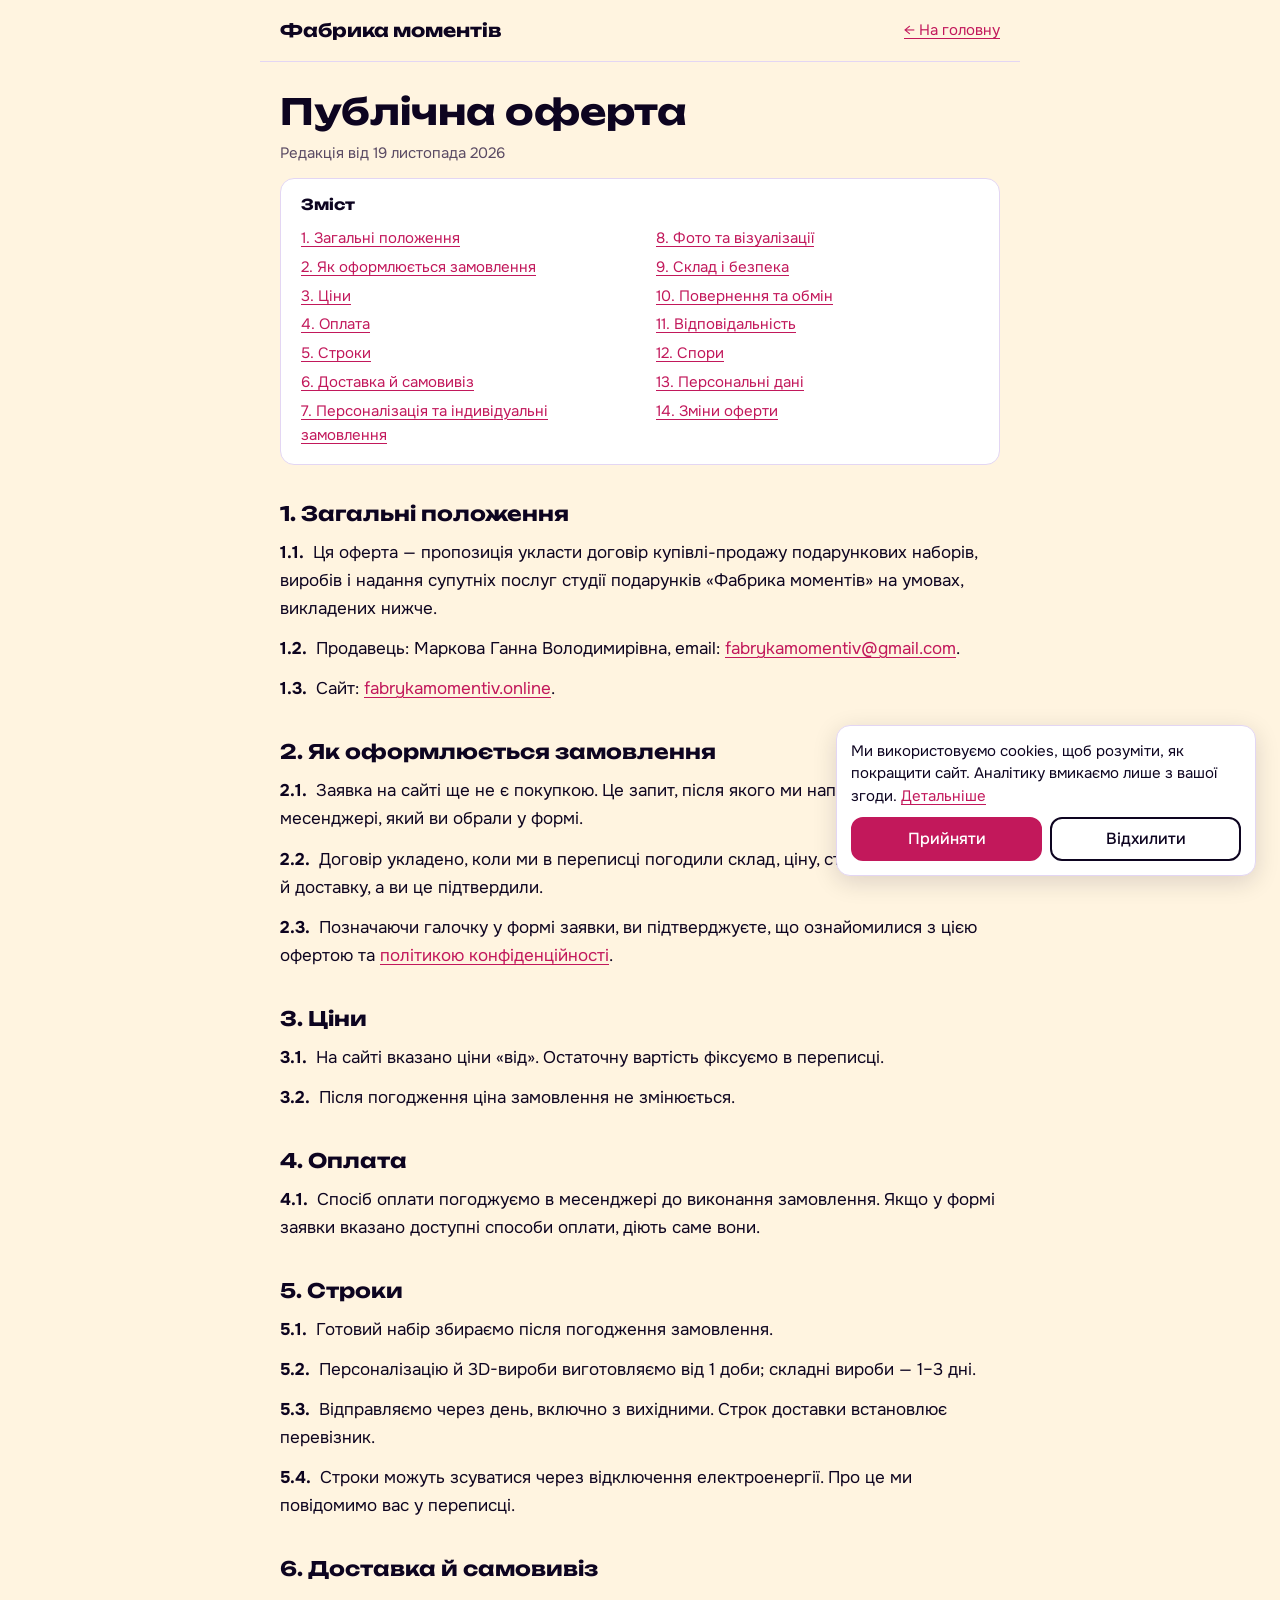
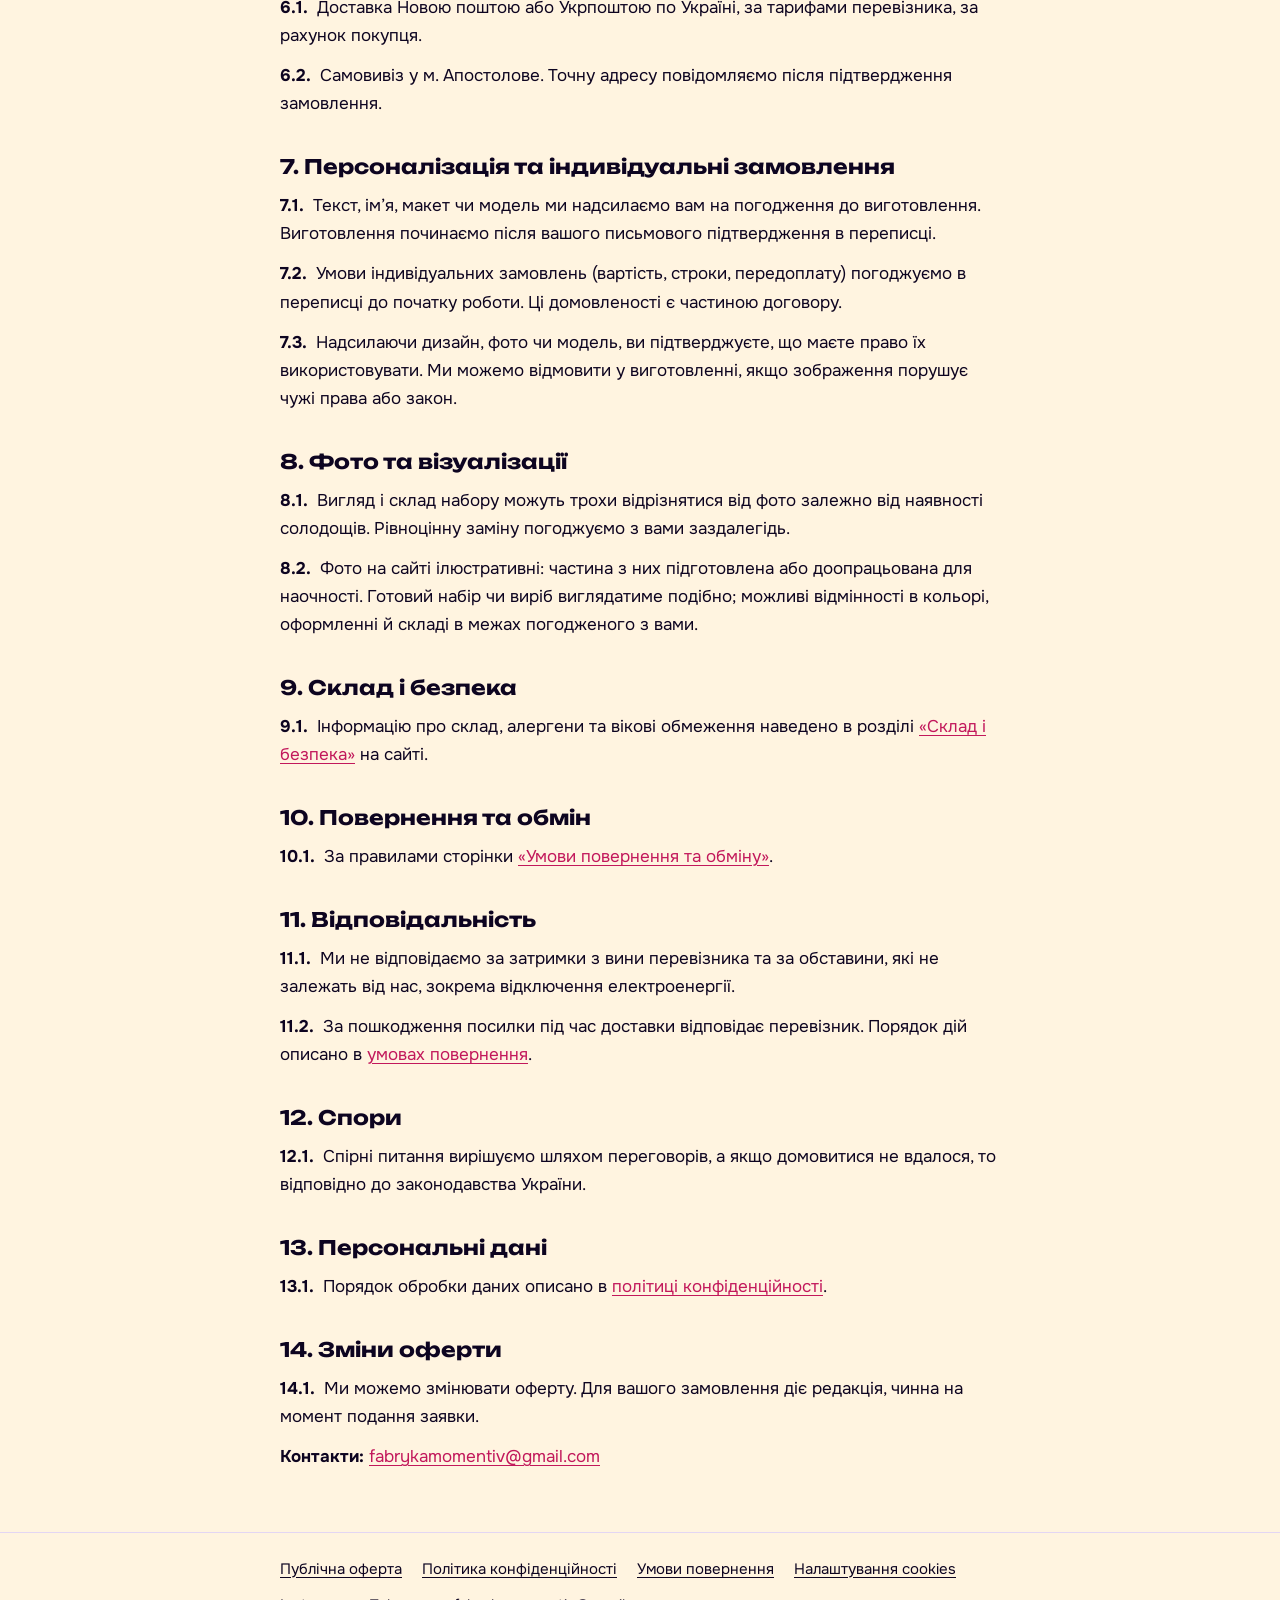
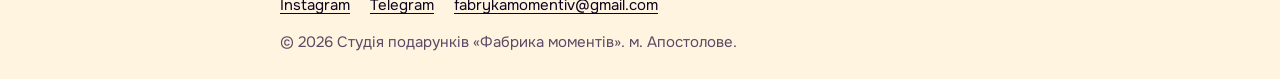
<file: oferta/index.html>
<!DOCTYPE html>
<html lang="uk">
<head>
<meta charset="utf-8">
<meta name="viewport" content="width=device-width, initial-scale=1, viewport-fit=cover">
<title>Публічна оферта │ Фабрика моментів</title>
<meta name="description" content="Умови замовлення подарункових наборів, 3D-виробів і значків студії «Фабрика моментів»: оформлення, ціни, оплата, строки, доставка.">
<link rel="canonical" href="https://fabrykamomentiv.online/oferta/">
<!-- До запуску: noindex. Прибрати цей рядок на кроці 4.5 пам'ятки-інструкції -->
<meta name="robots" content="noindex">
<meta property="og:type" content="website">
<meta property="og:locale" content="uk_UA">
<meta property="og:site_name" content="Фабрика моментів">
<meta property="og:title" content="Публічна оферта │ Фабрика моментів">
<meta property="og:description" content="Умови замовлення подарункових наборів, 3D-виробів і значків студії «Фабрика моментів»: оформлення, ціни, оплата, строки, доставка.">
<meta property="og:url" content="https://fabrykamomentiv.online/oferta/">
<meta name="theme-color" content="#fff4e0">
<link rel="preconnect" href="https://fonts.googleapis.com">
<link rel="preconnect" href="https://fonts.gstatic.com" crossorigin>
<link href="https://fonts.googleapis.com/css2?family=Onest:wght@400;500;700&family=Unbounded:wght@700&display=swap" rel="stylesheet">
<link rel="stylesheet" href="/assets/fm-base.css">
<link rel="stylesheet" href="/assets/legal.css">
<script src="/assets/site.js" defer></script>
</head>
<body>
<a class="skip" href="#main">Перейти до тексту</a>
<header class="site-head">
  <a class="logo" href="/">Фабрика моментів</a>
  <a class="back" href="/">← На головну</a>
</header>
<main id="main" class="doc">
<h1>Публічна оферта</h1>
<p class="edition">Редакція від 19 листопада 2026</p>
<nav class="toc" aria-label="Зміст">
  <p class="toc-title">Зміст</p>
  <ul>
    <li><a href="#zahalni">1. Загальні положення</a></li>
    <li><a href="#zamovlennia">2. Як оформлюється замовлення</a></li>
    <li><a href="#tsiny">3. Ціни</a></li>
    <li><a href="#oplata">4. Оплата</a></li>
    <li><a href="#stroky">5. Строки</a></li>
    <li><a href="#dostavka">6. Доставка й самовивіз</a></li>
    <li><a href="#personalizatsiia">7. Персоналізація та індивідуальні замовлення</a></li>
    <li><a href="#foto">8. Фото та візуалізації</a></li>
    <li><a href="#sklad">9. Склад і безпека</a></li>
    <li><a href="#povernennia">10. Повернення та обмін</a></li>
    <li><a href="#vidpovidalnist">11. Відповідальність</a></li>
    <li><a href="#spory">12. Спори</a></li>
    <li><a href="#dani">13. Персональні дані</a></li>
    <li><a href="#zminy">14. Зміни оферти</a></li>
  </ul>
</nav>
<section id="zahalni">
<h2>1. Загальні положення</h2>
<p><span class="num">1.1.</span> Ця оферта — пропозиція укласти договір купівлі-продажу подарункових наборів, виробів і надання супутніх послуг студії подарунків «Фабрика моментів» на умовах, викладених нижче.</p>
<p><span class="num">1.2.</span> Продавець: Маркова Ганна Володимирівна, email: <a href="mailto:fabrykamomentiv@gmail.com">fabrykamomentiv@gmail.com</a>.</p>
<p><span class="num">1.3.</span> Сайт: <a href="/">fabrykamomentiv.online</a>.</p>
</section>
<section id="zamovlennia">
<h2>2. Як оформлюється замовлення</h2>
<p><span class="num">2.1.</span> Заявка на сайті ще не є покупкою. Це запит, після якого ми напишемо вам у месенджері, який ви обрали у формі.</p>
<p><span class="num">2.2.</span> Договір укладено, коли ми в переписці погодили склад, ціну, строк, спосіб оплати й доставку, а ви це підтвердили.</p>
<p><span class="num">2.3.</span> Позначаючи галочку у формі заявки, ви підтверджуєте, що ознайомилися з цією офертою та <a href="/polityka-konfidentsiinosti/">політикою конфіденційності</a>.</p>
</section>
<section id="tsiny">
<h2>3. Ціни</h2>
<p><span class="num">3.1.</span> На сайті вказано ціни «від». Остаточну вартість фіксуємо в переписці.</p>
<p><span class="num">3.2.</span> Після погодження ціна замовлення не змінюється.</p>
</section>
<section id="oplata">
<h2>4. Оплата</h2>
<p><span class="num">4.1.</span> Спосіб оплати погоджуємо в месенджері до виконання замовлення. Якщо у формі заявки вказано доступні способи оплати, діють саме вони.</p>
</section>
<section id="stroky">
<h2>5. Строки</h2>
<p><span class="num">5.1.</span> Готовий набір збираємо після погодження замовлення.</p>
<p><span class="num">5.2.</span> Персоналізацію й 3D-вироби виготовляємо від 1 доби; складні вироби — 1–3 дні.</p>
<p><span class="num">5.3.</span> Відправляємо через день, включно з вихідними. Строк доставки встановлює перевізник.</p>
<p><span class="num">5.4.</span> Строки можуть зсуватися через відключення електроенергії. Про це ми повідомимо вас у переписці.</p>
</section>
<section id="dostavka">
<h2>6. Доставка й самовивіз</h2>
<p><span class="num">6.1.</span> Доставка Новою поштою або Укрпоштою по Україні, за тарифами перевізника, за рахунок покупця.</p>
<p><span class="num">6.2.</span> Самовивіз у м. Апостолове. Точну адресу повідомляємо після підтвердження замовлення.</p>
</section>
<section id="personalizatsiia">
<h2>7. Персоналізація та індивідуальні замовлення</h2>
<p><span class="num">7.1.</span> Текст, ім’я, макет чи модель ми надсилаємо вам на погодження до виготовлення. Виготовлення починаємо після вашого письмового підтвердження в переписці.</p>
<p><span class="num">7.2.</span> Умови індивідуальних замовлень (вартість, строки, передоплату) погоджуємо в переписці до початку роботи. Ці домовленості є частиною договору.</p>
<p><span class="num">7.3.</span> Надсилаючи дизайн, фото чи модель, ви підтверджуєте, що маєте право їх використовувати. Ми можемо відмовити у виготовленні, якщо зображення порушує чужі права або закон.</p>
</section>
<section id="foto">
<h2>8. Фото та візуалізації</h2>
<p><span class="num">8.1.</span> Вигляд і склад набору можуть трохи відрізнятися від фото залежно від наявності солодощів. Рівноцінну заміну погоджуємо з вами заздалегідь.</p>
<p><span class="num">8.2.</span> Фото на сайті ілюстративні: частина з них підготовлена або доопрацьована для наочності. Готовий набір чи виріб виглядатиме подібно; можливі відмінності в кольорі, оформленні й складі в межах погодженого з вами.</p>
</section>
<section id="sklad">
<h2>9. Склад і безпека</h2>
<p><span class="num">9.1.</span> Інформацію про склад, алергени та вікові обмеження наведено в розділі <a href="/#sklad">«Склад і безпека»</a> на сайті.</p>
</section>
<section id="povernennia">
<h2>10. Повернення та обмін</h2>
<p><span class="num">10.1.</span> За правилами сторінки <a href="/povernennia/">«Умови повернення та обміну»</a>.</p>
</section>
<section id="vidpovidalnist">
<h2>11. Відповідальність</h2>
<p><span class="num">11.1.</span> Ми не відповідаємо за затримки з вини перевізника та за обставини, які не залежать від нас, зокрема відключення електроенергії.</p>
<p><span class="num">11.2.</span> За пошкодження посилки під час доставки відповідає перевізник. Порядок дій описано в <a href="/povernennia/#perevirka">умовах повернення</a>.</p>
</section>
<section id="spory">
<h2>12. Спори</h2>
<p><span class="num">12.1.</span> Спірні питання вирішуємо шляхом переговорів, а якщо домовитися не вдалося, то відповідно до законодавства України.</p>
</section>
<section id="dani">
<h2>13. Персональні дані</h2>
<p><span class="num">13.1.</span> Порядок обробки даних описано в <a href="/polityka-konfidentsiinosti/">політиці конфіденційності</a>.</p>
</section>
<section id="zminy">
<h2>14. Зміни оферти</h2>
<p><span class="num">14.1.</span> Ми можемо змінювати оферту. Для вашого замовлення діє редакція, чинна на момент подання заявки.</p>
</section>
<p><strong>Контакти:</strong> <a href="mailto:fabrykamomentiv@gmail.com">fabrykamomentiv@gmail.com</a></p>
</main>
<footer class="site-foot">
  <div class="foot-in">
    <ul class="foot-links">
      <li><a href="/oferta/">Публічна оферта</a></li>
      <li><a href="/polityka-konfidentsiinosti/">Політика конфіденційності</a></li>
      <li><a href="/povernennia/">Умови повернення</a></li>
      <li data-fm-cookie-settings hidden><a href="#">Налаштування cookies</a></li>
    </ul>
    <ul class="foot-links">
      <li><a href="https://instagram.com/fabrykamomentiv" target="_blank" rel="noopener">Instagram</a></li>
      <li><a href="#" data-fm-stub="Telegram тимчасово недоступний">Telegram</a></li>
      <li><a href="mailto:fabrykamomentiv@gmail.com">fabrykamomentiv@gmail.com</a></li>
    </ul>
    <p class="copy">© 2026 Студія подарунків «Фабрика моментів». м. Апостолове.</p>
  </div>
</footer>
</body>
</html>
</file>
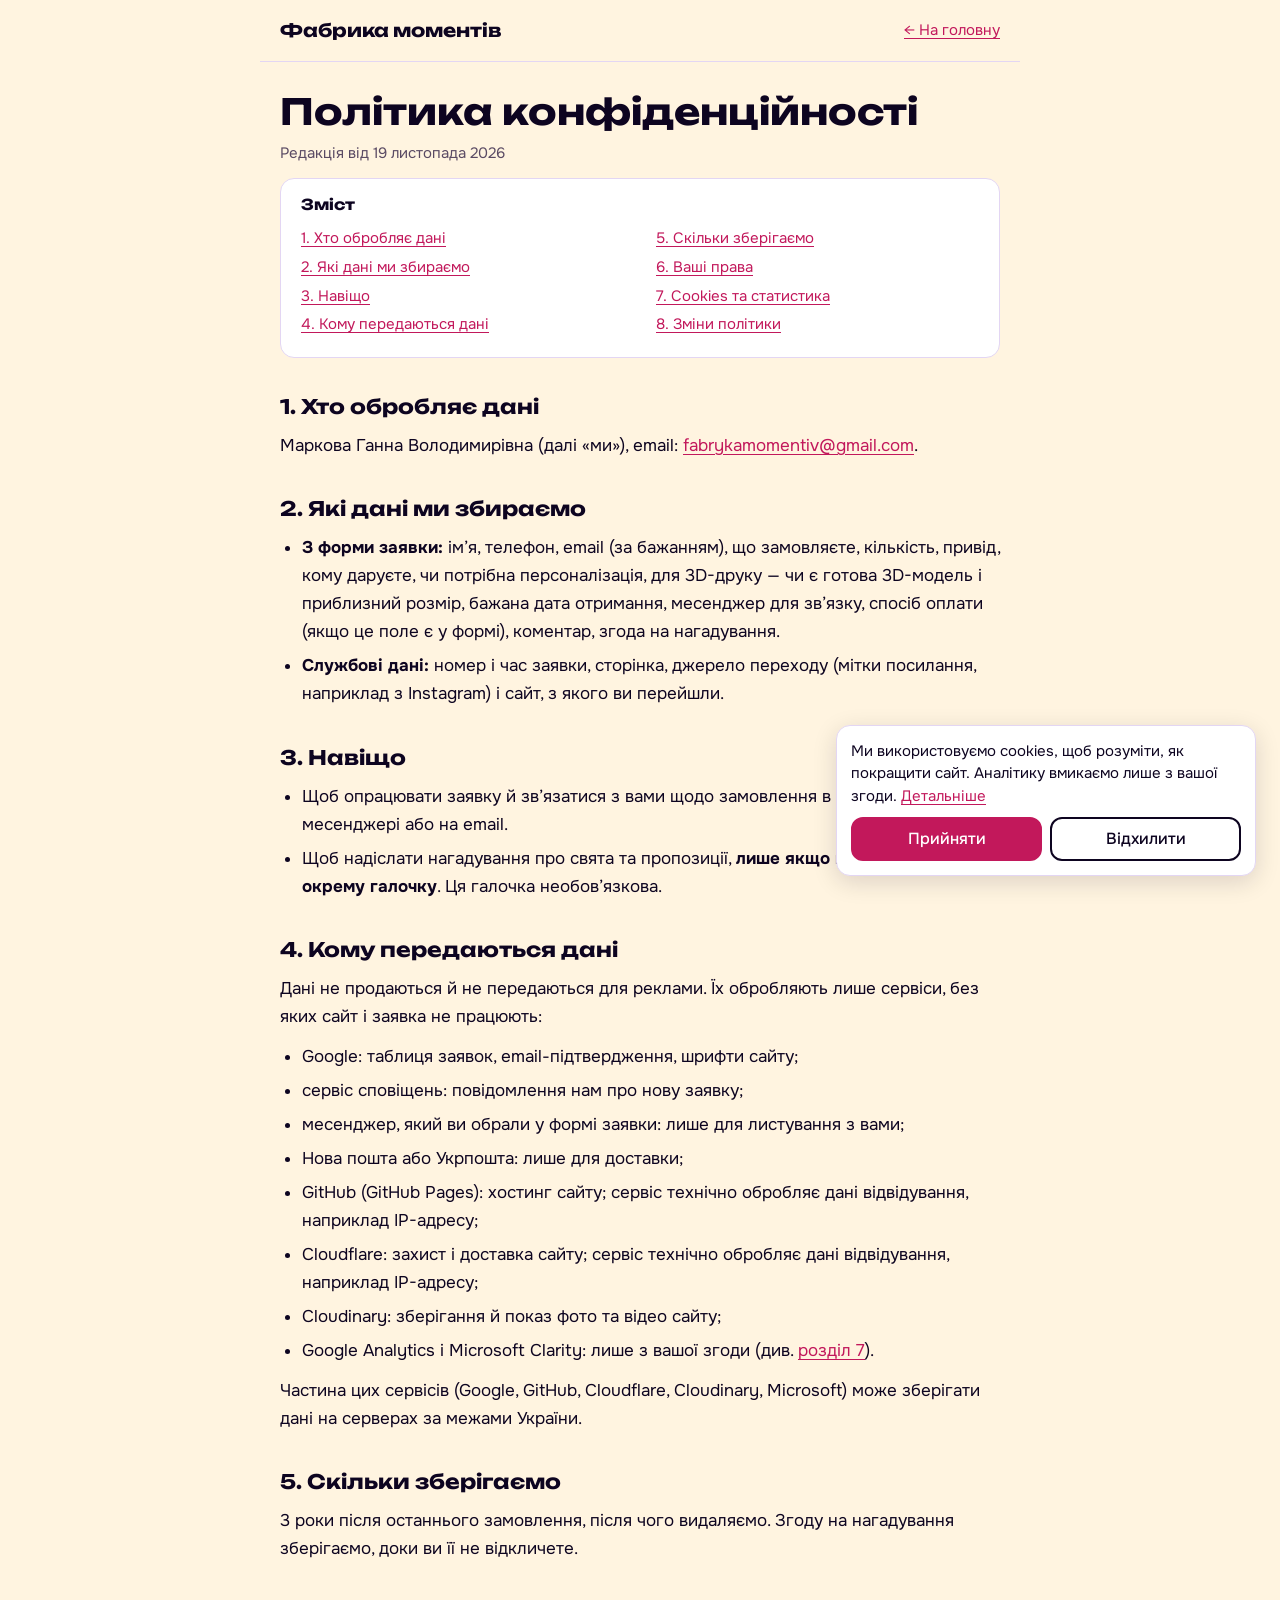
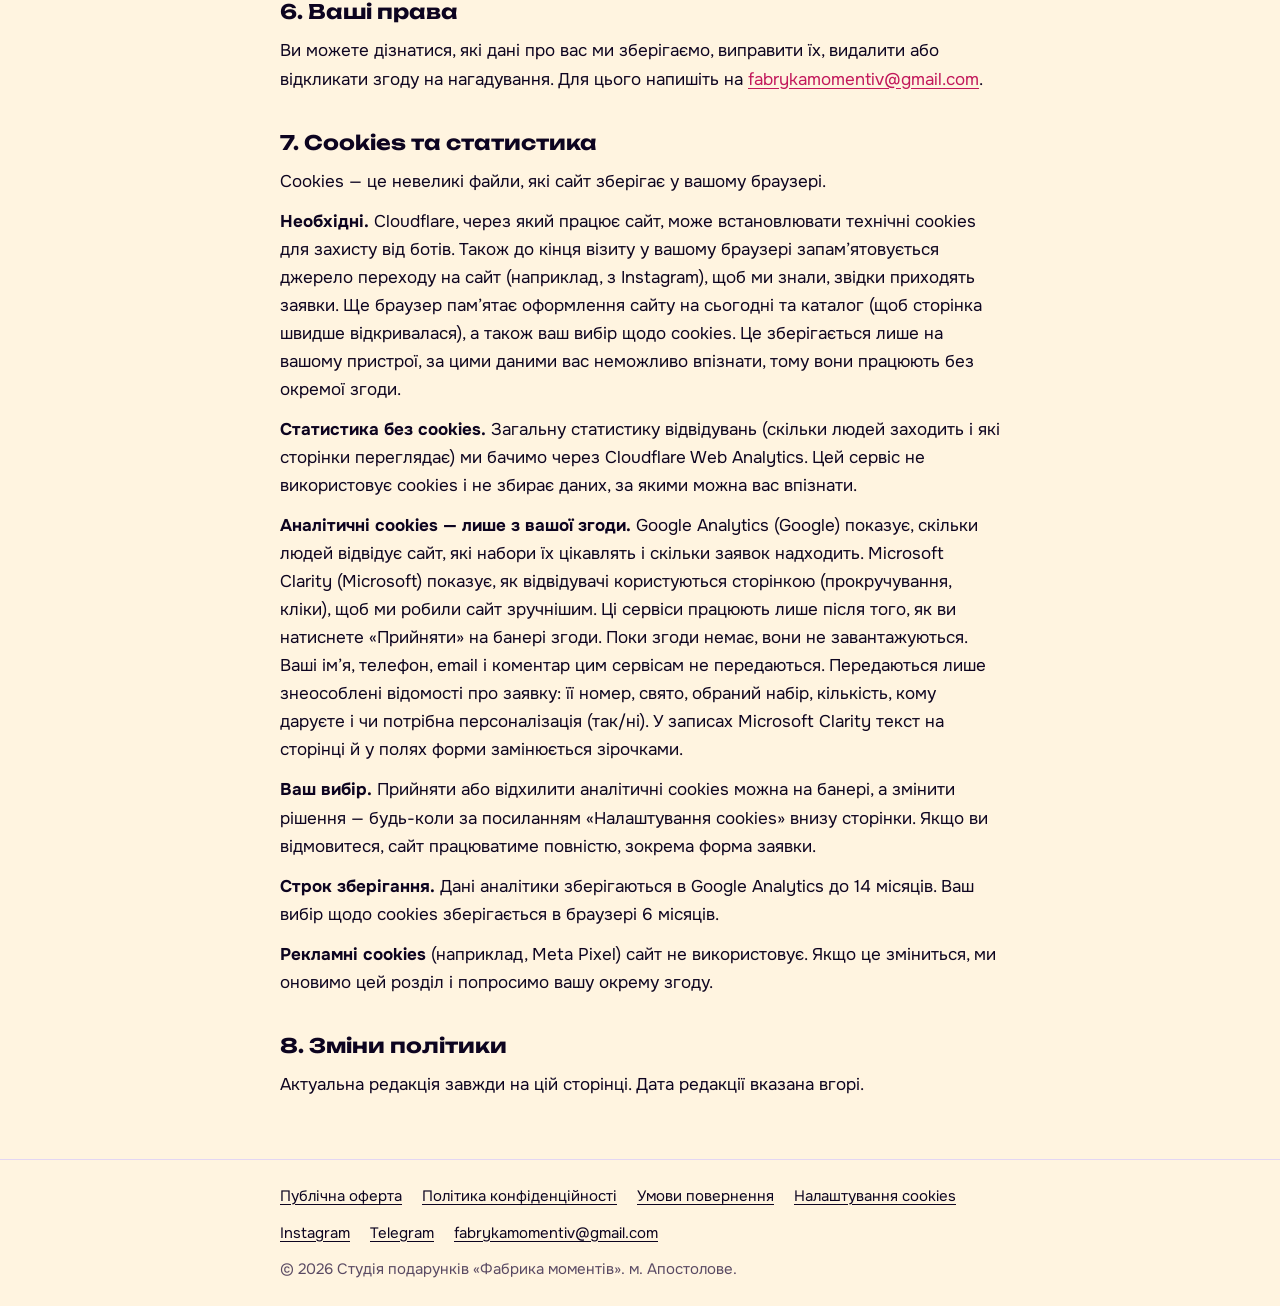
<file: polityka-konfidentsiinosti/index.html>
<!DOCTYPE html>
<html lang="uk">
<head>
<meta charset="utf-8">
<meta name="viewport" content="width=device-width, initial-scale=1, viewport-fit=cover">
<title>Політика конфіденційності │ Фабрика моментів</title>
<meta name="description" content="Які дані збирає сайт «Фабрики моментів», навіщо, кому передає, скільки зберігає, ваші права, cookies та статистика.">
<link rel="canonical" href="https://fabrykamomentiv.online/polityka-konfidentsiinosti/">
<!-- До запуску: noindex. Прибрати цей рядок на кроці 4.5 пам'ятки-інструкції -->
<meta name="robots" content="noindex">
<meta property="og:type" content="website">
<meta property="og:locale" content="uk_UA">
<meta property="og:site_name" content="Фабрика моментів">
<meta property="og:title" content="Політика конфіденційності │ Фабрика моментів">
<meta property="og:description" content="Які дані збирає сайт «Фабрики моментів», навіщо, кому передає, скільки зберігає, ваші права, cookies та статистика.">
<meta property="og:url" content="https://fabrykamomentiv.online/polityka-konfidentsiinosti/">
<meta name="theme-color" content="#fff4e0">
<link rel="preconnect" href="https://fonts.googleapis.com">
<link rel="preconnect" href="https://fonts.gstatic.com" crossorigin>
<link href="https://fonts.googleapis.com/css2?family=Onest:wght@400;500;700&family=Unbounded:wght@700&display=swap" rel="stylesheet">
<link rel="stylesheet" href="/assets/fm-base.css">
<link rel="stylesheet" href="/assets/legal.css">
<script src="/assets/site.js" defer></script>
</head>
<body>
<a class="skip" href="#main">Перейти до тексту</a>
<header class="site-head">
  <a class="logo" href="/">Фабрика моментів</a>
  <a class="back" href="/">← На головну</a>
</header>
<main id="main" class="doc">
<h1>Політика конфіденційності</h1>
<p class="edition">Редакція від 19 листопада 2026</p>
<nav class="toc" aria-label="Зміст">
  <p class="toc-title">Зміст</p>
  <ul>
    <li><a href="#khto">1. Хто обробляє дані</a></li>
    <li><a href="#shcho">2. Які дані ми збираємо</a></li>
    <li><a href="#navishcho">3. Навіщо</a></li>
    <li><a href="#komu">4. Кому передаються дані</a></li>
    <li><a href="#strok">5. Скільки зберігаємо</a></li>
    <li><a href="#prava">6. Ваші права</a></li>
    <li><a href="#cookies">7. Cookies та статистика</a></li>
    <li><a href="#zminy">8. Зміни політики</a></li>
  </ul>
</nav>
<section id="khto">
<h2>1. Хто обробляє дані</h2>
<p>Маркова Ганна Володимирівна (далі «ми»), email: <a href="mailto:fabrykamomentiv@gmail.com">fabrykamomentiv@gmail.com</a>.</p>
</section>
<section id="shcho">
<h2>2. Які дані ми збираємо</h2>
<ul>
<li><strong>З форми заявки:</strong> ім’я, телефон, email (за бажанням), що замовляєте, кількість, привід, кому даруєте, чи потрібна персоналізація, для 3D-друку — чи є готова 3D-модель і приблизний розмір, бажана дата отримання, месенджер для зв’язку, спосіб оплати (якщо це поле є у формі), коментар, згода на нагадування.</li>
<li><strong>Службові дані:</strong> номер і час заявки, сторінка, джерело переходу (мітки посилання, наприклад з Instagram) і сайт, з якого ви перейшли.</li>
</ul>
</section>
<section id="navishcho">
<h2>3. Навіщо</h2>
<ul>
<li>Щоб опрацювати заявку й зв’язатися з вами щодо замовлення в обраному месенджері або на email.</li>
<li>Щоб надіслати нагадування про свята та пропозиції, <strong>лише якщо ви поставили окрему галочку</strong>. Ця галочка необов’язкова.</li>
</ul>
</section>
<section id="komu">
<h2>4. Кому передаються дані</h2>
<p>Дані не продаються й не передаються для реклами. Їх обробляють лише сервіси, без яких сайт і заявка не працюють:</p>
<ul>
<li>Google: таблиця заявок, email-підтвердження, шрифти сайту;</li>
<li>сервіс сповіщень: повідомлення нам про нову заявку;</li>
<li>месенджер, який ви обрали у формі заявки: лише для листування з вами;</li>
<li>Нова пошта або Укрпошта: лише для доставки;</li>
<li>GitHub (GitHub Pages): хостинг сайту; сервіс технічно обробляє дані відвідування, наприклад IP-адресу;</li>
<li>Cloudflare: захист і доставка сайту; сервіс технічно обробляє дані відвідування, наприклад IP-адресу;</li>
<li>Cloudinary: зберігання й показ фото та відео сайту;</li>
<li>Google Analytics і Microsoft Clarity: лише з вашої згоди (див. <a href="#cookies">розділ 7</a>).</li>
</ul>
<p>Частина цих сервісів (Google, GitHub, Cloudflare, Cloudinary, Microsoft) може зберігати дані на серверах за межами України.</p>
</section>
<section id="strok">
<h2>5. Скільки зберігаємо</h2>
<p>3 роки після останнього замовлення, після чого видаляємо. Згоду на нагадування зберігаємо, доки ви її не відкличете.</p>
</section>
<section id="prava">
<h2>6. Ваші права</h2>
<p>Ви можете дізнатися, які дані про вас ми зберігаємо, виправити їх, видалити або відкликати згоду на нагадування. Для цього напишіть на <a href="mailto:fabrykamomentiv@gmail.com">fabrykamomentiv@gmail.com</a>.</p>
</section>
<section id="cookies">
<h2>7. Cookies та статистика</h2>
<p>Cookies — це невеликі файли, які сайт зберігає у вашому браузері.</p>
<p><strong>Необхідні.</strong> Cloudflare, через який працює сайт, може встановлювати технічні cookies для захисту від ботів. Також до кінця візиту у вашому браузері запам’ятовується джерело переходу на сайт (наприклад, з Instagram), щоб ми знали, звідки приходять заявки. Ще браузер пам’ятає оформлення сайту на сьогодні та каталог (щоб сторінка швидше відкривалася), а також ваш вибір щодо cookies. Це зберігається лише на вашому пристрої, за цими даними вас неможливо впізнати, тому вони працюють без окремої згоди.</p>
<p><strong>Статистика без cookies.</strong> Загальну статистику відвідувань (скільки людей заходить і які сторінки переглядає) ми бачимо через Cloudflare Web Analytics. Цей сервіс не використовує cookies і не збирає даних, за якими можна вас впізнати.</p>
<p><strong>Аналітичні cookies — лише з вашої згоди.</strong> Google Analytics (Google) показує, скільки людей відвідує сайт, які набори їх цікавлять і скільки заявок надходить. Microsoft Clarity (Microsoft) показує, як відвідувачі користуються сторінкою (прокручування, кліки), щоб ми робили сайт зручнішим. Ці сервіси працюють лише після того, як ви натиснете «Прийняти» на банері згоди. Поки згоди немає, вони не завантажуються. Ваші ім’я, телефон, email і коментар цим сервісам не передаються. Передаються лише знеособлені відомості про заявку: її номер, свято, обраний набір, кількість, кому даруєте і чи потрібна персоналізація (так/ні). У записах Microsoft Clarity текст на сторінці й у полях форми замінюється зірочками.</p>
<p><strong>Ваш вибір.</strong> Прийняти або відхилити аналітичні cookies можна на банері, а змінити рішення — будь-коли за посиланням «Налаштування cookies» внизу сторінки. Якщо ви відмовитеся, сайт працюватиме повністю, зокрема форма заявки.</p>
<p><strong>Строк зберігання.</strong> Дані аналітики зберігаються в Google Analytics до 14 місяців. Ваш вибір щодо cookies зберігається в браузері 6 місяців.</p>
<p><strong>Рекламні cookies</strong> (наприклад, Meta Pixel) сайт не використовує. Якщо це зміниться, ми оновимо цей розділ і попросимо вашу окрему згоду.</p>
</section>
<section id="zminy">
<h2>8. Зміни політики</h2>
<p>Актуальна редакція завжди на цій сторінці. Дата редакції вказана вгорі.</p>
</section>
</main>
<footer class="site-foot">
  <div class="foot-in">
    <ul class="foot-links">
      <li><a href="/oferta/">Публічна оферта</a></li>
      <li><a href="/polityka-konfidentsiinosti/">Політика конфіденційності</a></li>
      <li><a href="/povernennia/">Умови повернення</a></li>
      <li data-fm-cookie-settings hidden><a href="#">Налаштування cookies</a></li>
    </ul>
    <ul class="foot-links">
      <li><a href="https://instagram.com/fabrykamomentiv" target="_blank" rel="noopener">Instagram</a></li>
      <li><a href="#" data-fm-stub="Telegram тимчасово недоступний">Telegram</a></li>
      <li><a href="mailto:fabrykamomentiv@gmail.com">fabrykamomentiv@gmail.com</a></li>
    </ul>
    <p class="copy">© 2026 Студія подарунків «Фабрика моментів». м. Апостолове.</p>
  </div>
</footer>
</body>
</html>
</file>
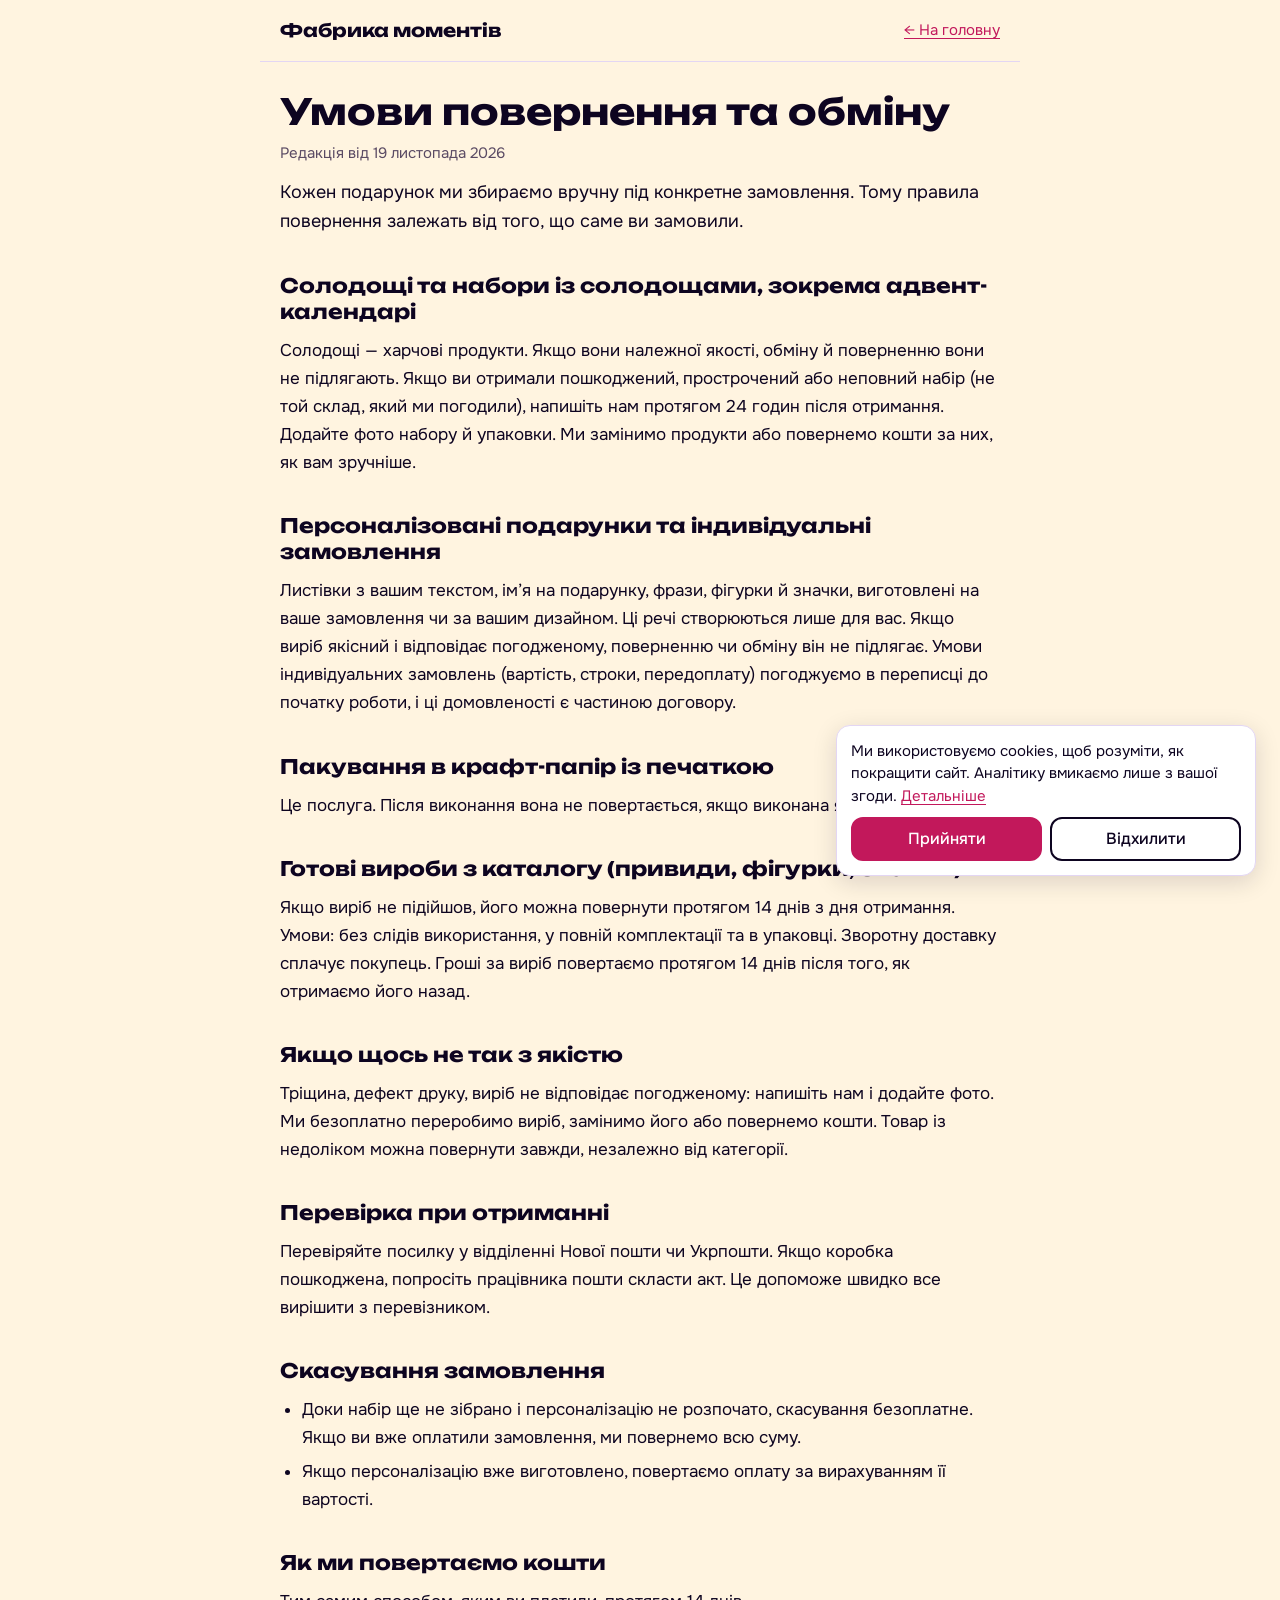
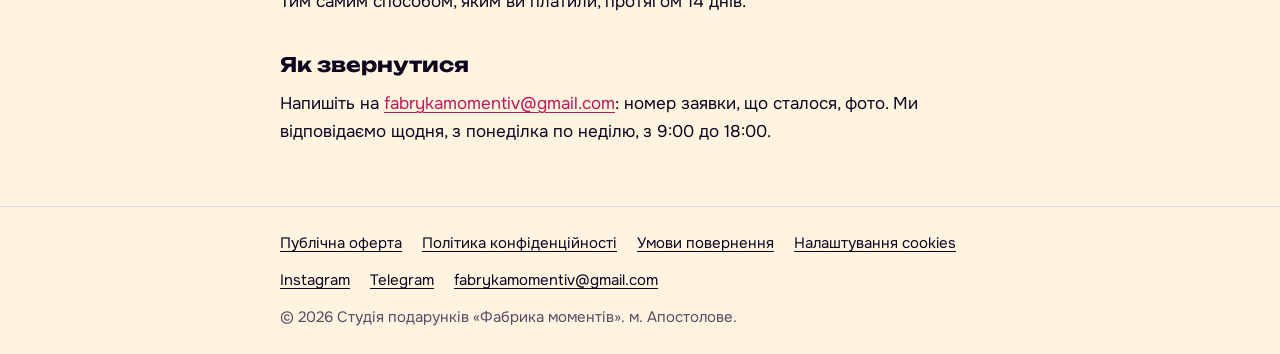
<file: povernennia/index.html>
<!DOCTYPE html>
<html lang="uk">
<head>
<meta charset="utf-8">
<meta name="viewport" content="width=device-width, initial-scale=1, viewport-fit=cover">
<title>Умови повернення та обміну │ Фабрика моментів</title>
<meta name="description" content="Як повернути чи обміняти подарунок «Фабрики моментів»: солодощі, персоналізовані вироби, готові 3D-вироби й значки, скасування замовлення.">
<link rel="canonical" href="https://fabrykamomentiv.online/povernennia/">
<!-- До запуску: noindex. Прибрати цей рядок на кроці 4.5 пам'ятки-інструкції -->
<meta name="robots" content="noindex">
<meta property="og:type" content="website">
<meta property="og:locale" content="uk_UA">
<meta property="og:site_name" content="Фабрика моментів">
<meta property="og:title" content="Умови повернення та обміну │ Фабрика моментів">
<meta property="og:description" content="Як повернути чи обміняти подарунок «Фабрики моментів»: солодощі, персоналізовані вироби, готові 3D-вироби й значки, скасування замовлення.">
<meta property="og:url" content="https://fabrykamomentiv.online/povernennia/">
<meta name="theme-color" content="#fff4e0">
<link rel="preconnect" href="https://fonts.googleapis.com">
<link rel="preconnect" href="https://fonts.gstatic.com" crossorigin>
<link href="https://fonts.googleapis.com/css2?family=Onest:wght@400;500;700&family=Unbounded:wght@700&display=swap" rel="stylesheet">
<link rel="stylesheet" href="/assets/fm-base.css">
<link rel="stylesheet" href="/assets/legal.css">
<script src="/assets/site.js" defer></script>
</head>
<body>
<a class="skip" href="#main">Перейти до тексту</a>
<header class="site-head">
  <a class="logo" href="/">Фабрика моментів</a>
  <a class="back" href="/">← На головну</a>
</header>
<main id="main" class="doc">
<h1>Умови повернення та обміну</h1>
<p class="edition">Редакція від 19 листопада 2026</p>
<p class="lead">Кожен подарунок ми збираємо вручну під конкретне замовлення. Тому правила повернення залежать від того, що саме ви замовили.</p>
<section id="solodoshchi">
<h2>Солодощі та набори із солодощами, зокрема адвент-календарі</h2>
<p>Солодощі — харчові продукти. Якщо вони належної якості, обміну й поверненню вони не підлягають. Якщо ви отримали пошкоджений, прострочений або неповний набір (не той склад, який ми погодили), напишіть нам протягом 24 годин після отримання. Додайте фото набору й упаковки. Ми замінимо продукти або повернемо кошти за них, як вам зручніше.</p>
</section>
<section id="personalizovani">
<h2>Персоналізовані подарунки та індивідуальні замовлення</h2>
<p>Листівки з вашим текстом, ім’я на подарунку, фрази, фігурки й значки, виготовлені на ваше замовлення чи за вашим дизайном. Ці речі створюються лише для вас. Якщо виріб якісний і відповідає погодженому, поверненню чи обміну він не підлягає. Умови індивідуальних замовлень (вартість, строки, передоплату) погоджуємо в переписці до початку роботи, і ці домовленості є частиною договору.</p>
</section>
<section id="pakuvannia">
<h2>Пакування в крафт-папір із печаткою</h2>
<p>Це послуга. Після виконання вона не повертається, якщо виконана якісно.</p>
</section>
<section id="hotovi">
<h2>Готові вироби з каталогу (привиди, фігурки, значки)</h2>
<p>Якщо виріб не підійшов, його можна повернути протягом 14 днів з дня отримання. Умови: без слідів використання, у повній комплектації та в упаковці. Зворотну доставку сплачує покупець. Гроші за виріб повертаємо протягом 14 днів після того, як отримаємо його назад.</p>
</section>
<section id="yakist">
<h2>Якщо щось не так з якістю</h2>
<p>Тріщина, дефект друку, виріб не відповідає погодженому: напишіть нам і додайте фото. Ми безоплатно переробимо виріб, замінимо його або повернемо кошти. Товар із недоліком можна повернути завжди, незалежно від категорії.</p>
</section>
<section id="perevirka">
<h2>Перевірка при отриманні</h2>
<p>Перевіряйте посилку у відділенні Нової пошти чи Укрпошти. Якщо коробка пошкоджена, попросіть працівника пошти скласти акт. Це допоможе швидко все вирішити з перевізником.</p>
</section>
<section id="skasuvannia">
<h2>Скасування замовлення</h2>
<ul>
<li>Доки набір ще не зібрано і персоналізацію не розпочато, скасування безоплатне. Якщо ви вже оплатили замовлення, ми повернемо всю суму.</li>
<li>Якщо персоналізацію вже виготовлено, повертаємо оплату за вирахуванням її вартості.</li>
</ul>
</section>
<section id="koshty">
<h2>Як ми повертаємо кошти</h2>
<p>Тим самим способом, яким ви платили, протягом 14 днів.</p>
</section>
<section id="zvernennia">
<h2>Як звернутися</h2>
<p>Напишіть на <a href="mailto:fabrykamomentiv@gmail.com">fabrykamomentiv@gmail.com</a>: номер заявки, що сталося, фото. Ми відповідаємо щодня, з понеділка по неділю, з 9:00 до 18:00.</p>
</section>
</main>
<footer class="site-foot">
  <div class="foot-in">
    <ul class="foot-links">
      <li><a href="/oferta/">Публічна оферта</a></li>
      <li><a href="/polityka-konfidentsiinosti/">Політика конфіденційності</a></li>
      <li><a href="/povernennia/">Умови повернення</a></li>
      <li data-fm-cookie-settings hidden><a href="#">Налаштування cookies</a></li>
    </ul>
    <ul class="foot-links">
      <li><a href="https://instagram.com/fabrykamomentiv" target="_blank" rel="noopener">Instagram</a></li>
      <li><a href="#" data-fm-stub="Telegram тимчасово недоступний">Telegram</a></li>
      <li><a href="mailto:fabrykamomentiv@gmail.com">fabrykamomentiv@gmail.com</a></li>
    </ul>
    <p class="copy">© 2026 Студія подарунків «Фабрика моментів». м. Апостолове.</p>
  </div>
</footer>
</body>
</html>
</file>
<file: assets/fm-base.css>
/* Фабрика моментів — спільна база для ВСІХ сторінок (головна, правові, 404).
   Версія 1, 28.10.2026.
   Тут: дизайн-токени --fm-*, банер згоди, коротке повідомлення-заглушка.
   Кольори й шрифти змінюються ЛИШЕ в блоці :root. Назви токенів не змінювати.
   Усі класи починаються з fm-, щоб не конфліктувати зі стилями головної. */

:root {
  --fm-bg: #fff4e0;          /* фон сторінки */
  --fm-surface: #ffffff;     /* картки, зміст, банер */
  --fm-text: #0d0420;        /* основний текст */
  --fm-muted: #5a4a63;       /* дати, підписи */
  --fm-accent: #c2185b;      /* посилання, акценти, кнопка «Прийняти» */
  --fm-accent-ink: #ffffff;  /* текст на акцентному фоні */
  --fm-border: #e3d6f3;      /* лінії, рамки */
  --fm-font-head: "Unbounded", "Arial Black", system-ui, sans-serif;
  --fm-font-body: "Onest", system-ui, -apple-system, "Segoe UI", Roboto, Arial, sans-serif;
  --fm-radius: 14px;
  --fm-bottom-offset: 0px;   /* на головній перевизначити: висота нижньої панелі з кнопкою */
}

[hidden] { display: none !important; }

/* Кнопки банера й сторінки 404 */
.fm-btn {
  display: inline-flex; align-items: center; justify-content: center; min-height: 48px; padding: 0 24px;
  border-radius: 12px; font: 500 16px/1 var(--fm-font-body); text-decoration: none; cursor: pointer;
  border: 2px solid var(--fm-text); background: var(--fm-surface); color: var(--fm-text);
}
.fm-btn-accent { background: var(--fm-accent); border-color: var(--fm-accent); color: var(--fm-accent-ink); }
.fm-btn:focus-visible { outline: 3px solid var(--fm-accent); outline-offset: 3px; }

/* Банер згоди (створює /assets/site.js) */
.fm-cookie {
  position: fixed; z-index: 50; left: 12px; right: 12px;
  bottom: calc(12px + var(--fm-bottom-offset) + env(safe-area-inset-bottom, 0px));
  max-width: 420px; margin: 0 auto;
  background: var(--fm-surface); color: var(--fm-text);
  border: 1px solid var(--fm-border); border-radius: var(--fm-radius);
  padding: 14px; box-shadow: 0 6px 24px rgba(13, 4, 32, .14);
  font: 400 15px/1.5 var(--fm-font-body); text-align: left;
}
@media (min-width: 768px) { .fm-cookie { left: auto; right: 24px; bottom: calc(24px + var(--fm-bottom-offset)); margin: 0; } }
.fm-cookie p { margin: 0 0 10px; }
.fm-cookie a { color: var(--fm-accent); }
.fm-cookie-actions { display: flex; gap: 8px; }
.fm-cookie-actions .fm-btn { flex: 1; min-height: 44px; padding: 0 12px; }

/* Коротке повідомлення-заглушка (наприклад, «Telegram тимчасово недоступний») */
.fm-toast {
  position: fixed; z-index: 60; left: 50%; transform: translateX(-50%);
  bottom: calc(24px + var(--fm-bottom-offset) + env(safe-area-inset-bottom, 0px));
  background: var(--fm-text); color: var(--fm-bg); padding: 10px 16px; border-radius: 10px;
  font: 500 15px/1.3 var(--fm-font-body); max-width: 90vw;
}

@media print { .fm-cookie, .fm-toast { display: none !important; } }
</file>
<file: assets/legal.css>
/* Фабрика моментів — розмітка правових сторінок і сторінки 404.
   Версія 1, 28.10.2026.
   Кольори й шрифти беруться з /assets/fm-base.css (токени --fm-*). Тут їх не змінювати.
   Підключати ПІСЛЯ fm-base.css. */

*, *::before, *::after { box-sizing: border-box; }
html { -webkit-text-size-adjust: 100%; scroll-behavior: smooth; }
body {
  margin: 0;
  background: var(--fm-bg);
  color: var(--fm-text);
  font: 400 17px/1.65 var(--fm-font-body);
  -webkit-font-smoothing: antialiased;
  padding-left: env(safe-area-inset-left, 0px);
  padding-right: env(safe-area-inset-right, 0px);
}
a { color: var(--fm-accent); text-underline-offset: 3px; }
a:hover { text-decoration-thickness: 2px; }
:focus-visible { outline: 3px solid var(--fm-accent); outline-offset: 3px; border-radius: 4px; }

.skip { position: absolute; left: -9999px; top: 8px; background: var(--fm-surface); padding: 8px 12px; border-radius: 8px; z-index: 100; }
.skip:focus { left: 8px; }

/* Шапка */
.site-head {
  display: flex; align-items: center; justify-content: space-between; gap: 16px;
  max-width: 760px; margin: 0 auto; padding: 18px 20px;
  padding-top: max(18px, env(safe-area-inset-top, 0px));
  border-bottom: 1px solid var(--fm-border);
}
.logo { font: 700 18px/1.2 var(--fm-font-head); color: var(--fm-text); text-decoration: none; }
.back { font-size: 15px; white-space: nowrap; }

/* Вміст */
.doc { max-width: 760px; margin: 0 auto; padding: 28px 20px 48px; }
.doc h1 { font: 700 clamp(26px, 6vw, 36px)/1.2 var(--fm-font-head); margin: 0 0 8px; }
.edition { color: var(--fm-muted); font-size: 15px; margin: 0 0 24px; }
.doc h2 { font: 700 20px/1.3 var(--fm-font-head); margin: 36px 0 12px; scroll-margin-top: 16px; }
.doc p { margin: 0 0 12px; }
.doc ul { margin: 0 0 12px; padding-left: 22px; }
.doc li { margin: 0 0 6px; }
.num { font-weight: 700; margin-right: 4px; }
.lead { font-size: 18px; }

.toc {
  background: var(--fm-surface); border: 1px solid var(--fm-border); border-radius: var(--fm-radius);
  padding: 16px 20px; margin: 0 0 8px;
}
.toc-title { font: 700 15px/1.3 var(--fm-font-head); margin: 0 0 8px; }
.toc ul { margin: 0; padding: 0; list-style: none; columns: 2; column-gap: 32px; }
.toc li { margin: 0 0 4px; break-inside: avoid; font-size: 15px; }
@media (max-width: 560px) { .toc ul { columns: 1; } }

/* Футер */
.site-foot { border-top: 1px solid var(--fm-border); }
.foot-in {
  max-width: 760px; margin: 0 auto; padding: 24px 20px;
  padding-bottom: calc(24px + env(safe-area-inset-bottom, 0px));
  font-size: 15px; color: var(--fm-muted);
}
.foot-links { display: flex; flex-wrap: wrap; gap: 8px 20px; margin: 0 0 12px; padding: 0; list-style: none; }
.foot-links a { color: var(--fm-text); }
.copy { margin: 0; }

/* Сторінка 404 */
.nf { max-width: 560px; margin: 0 auto; padding: 48px 20px 64px; text-align: center; }
.nf svg { width: 120px; height: 144px; fill: var(--fm-surface); stroke: var(--fm-text); stroke-width: 4; margin: 0 auto 16px; display: block; }
.nf h1 { font: 700 clamp(26px, 6vw, 34px)/1.2 var(--fm-font-head); margin: 0 0 12px; }

@media (prefers-reduced-motion: reduce) { html { scroll-behavior: auto; } }

/* Друк: лише текст документа */
@media print {
  .site-head, .site-foot, .toc, .skip { display: none !important; }
  body { background: #fff; color: #000; font-size: 12pt; }
  a { color: #000; }
  .doc { max-width: none; padding: 0; }
}
</file>
